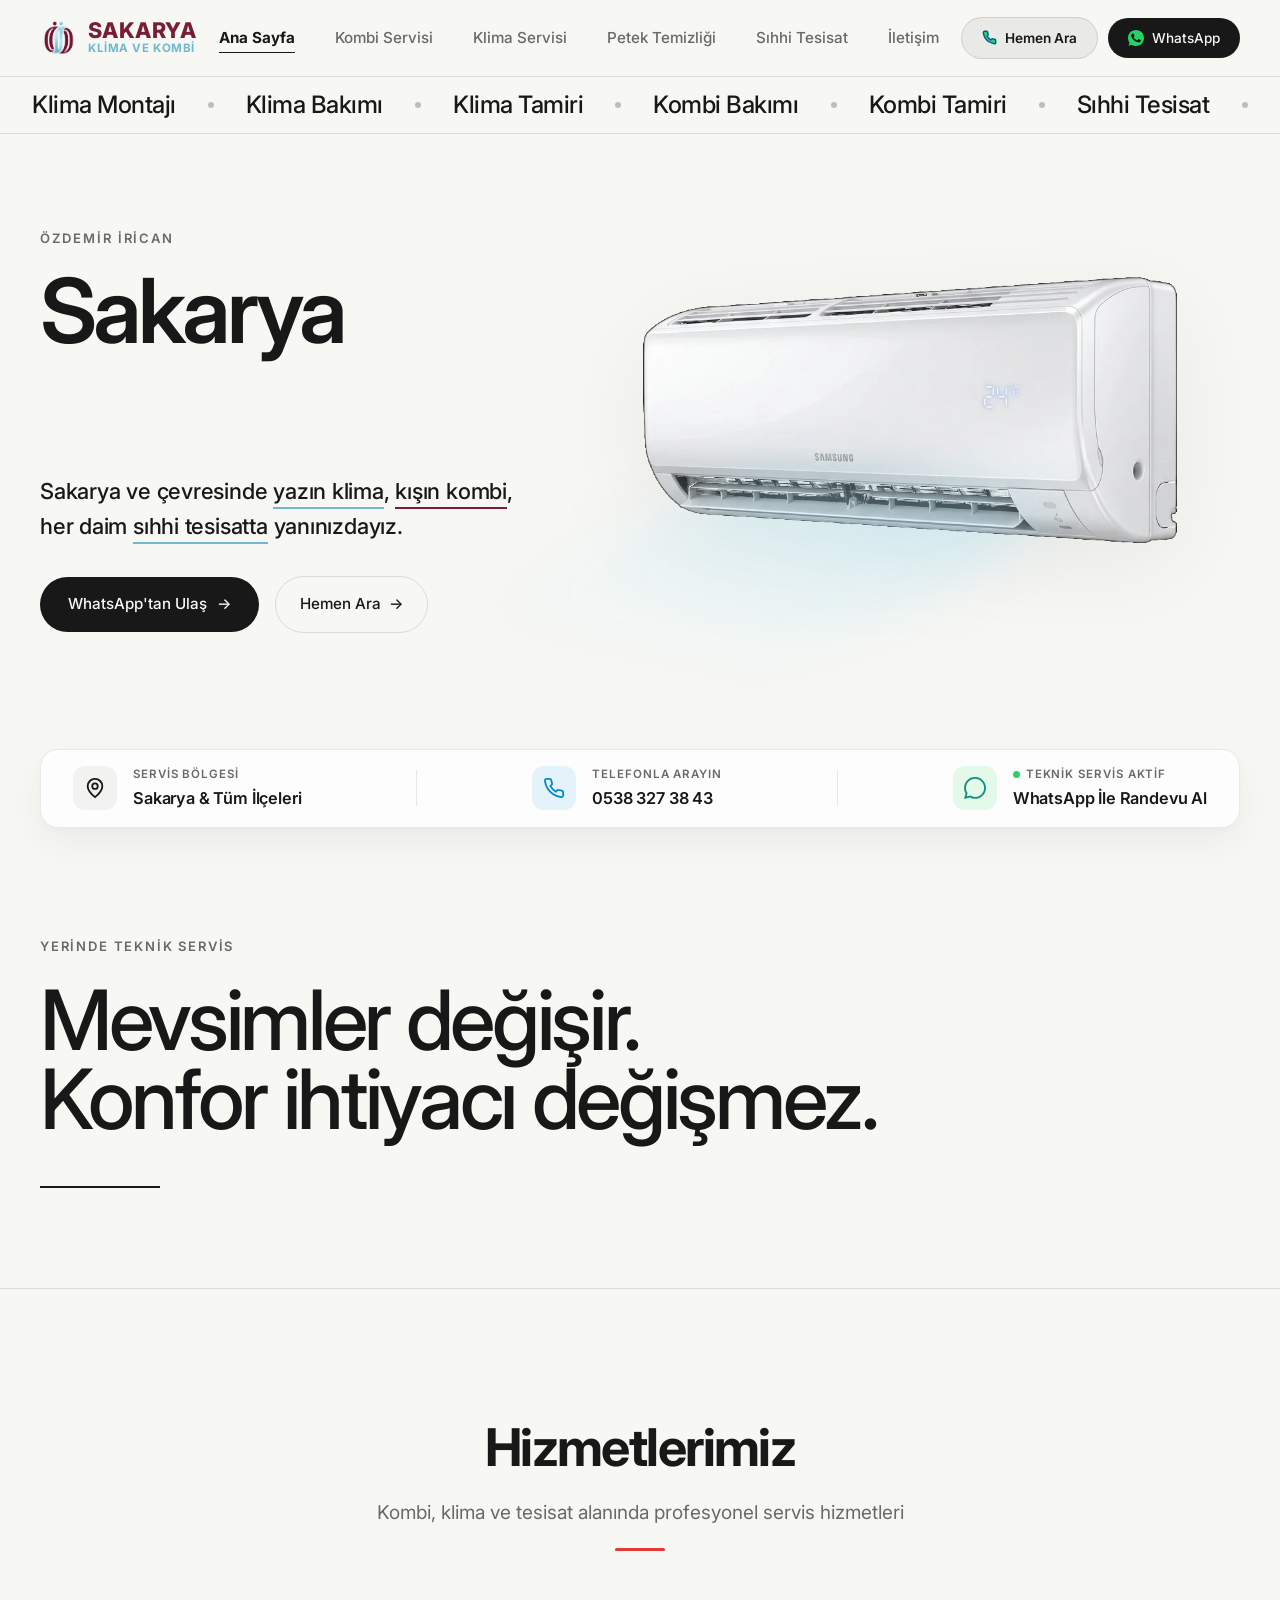
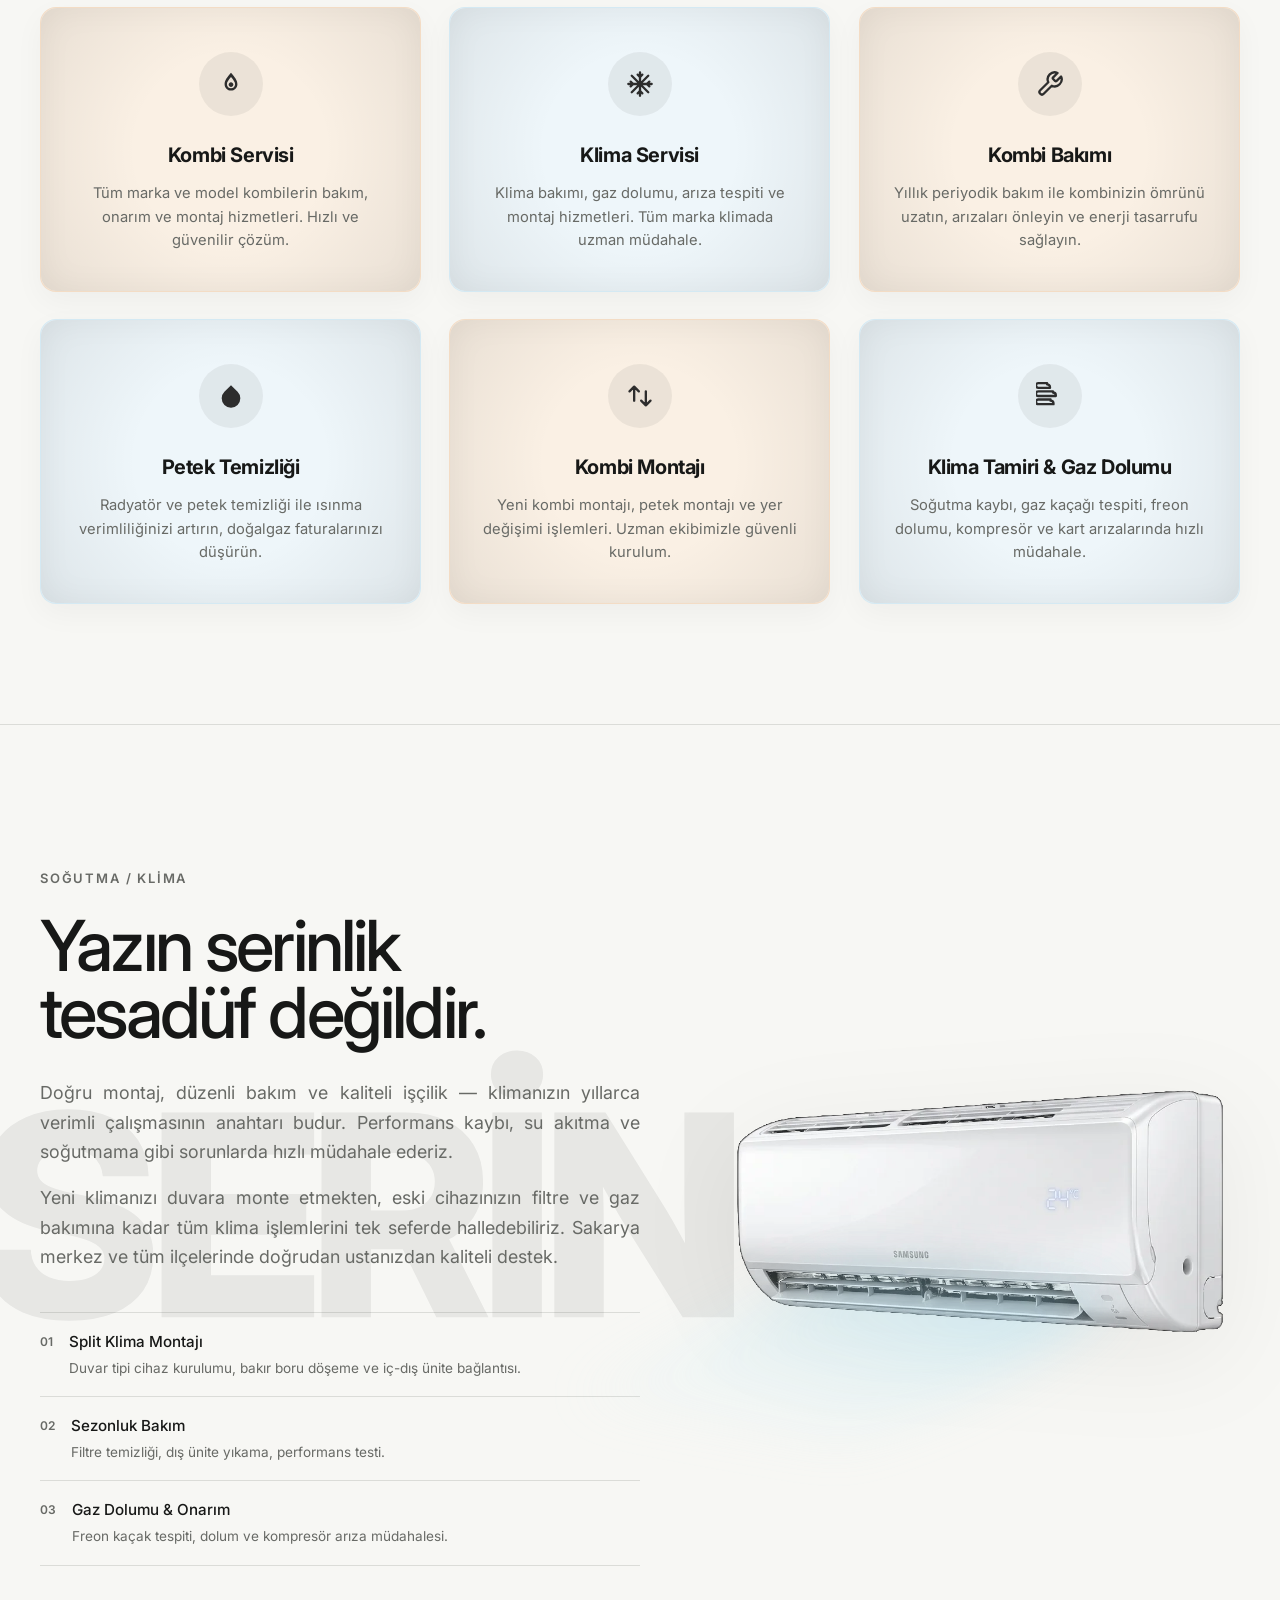
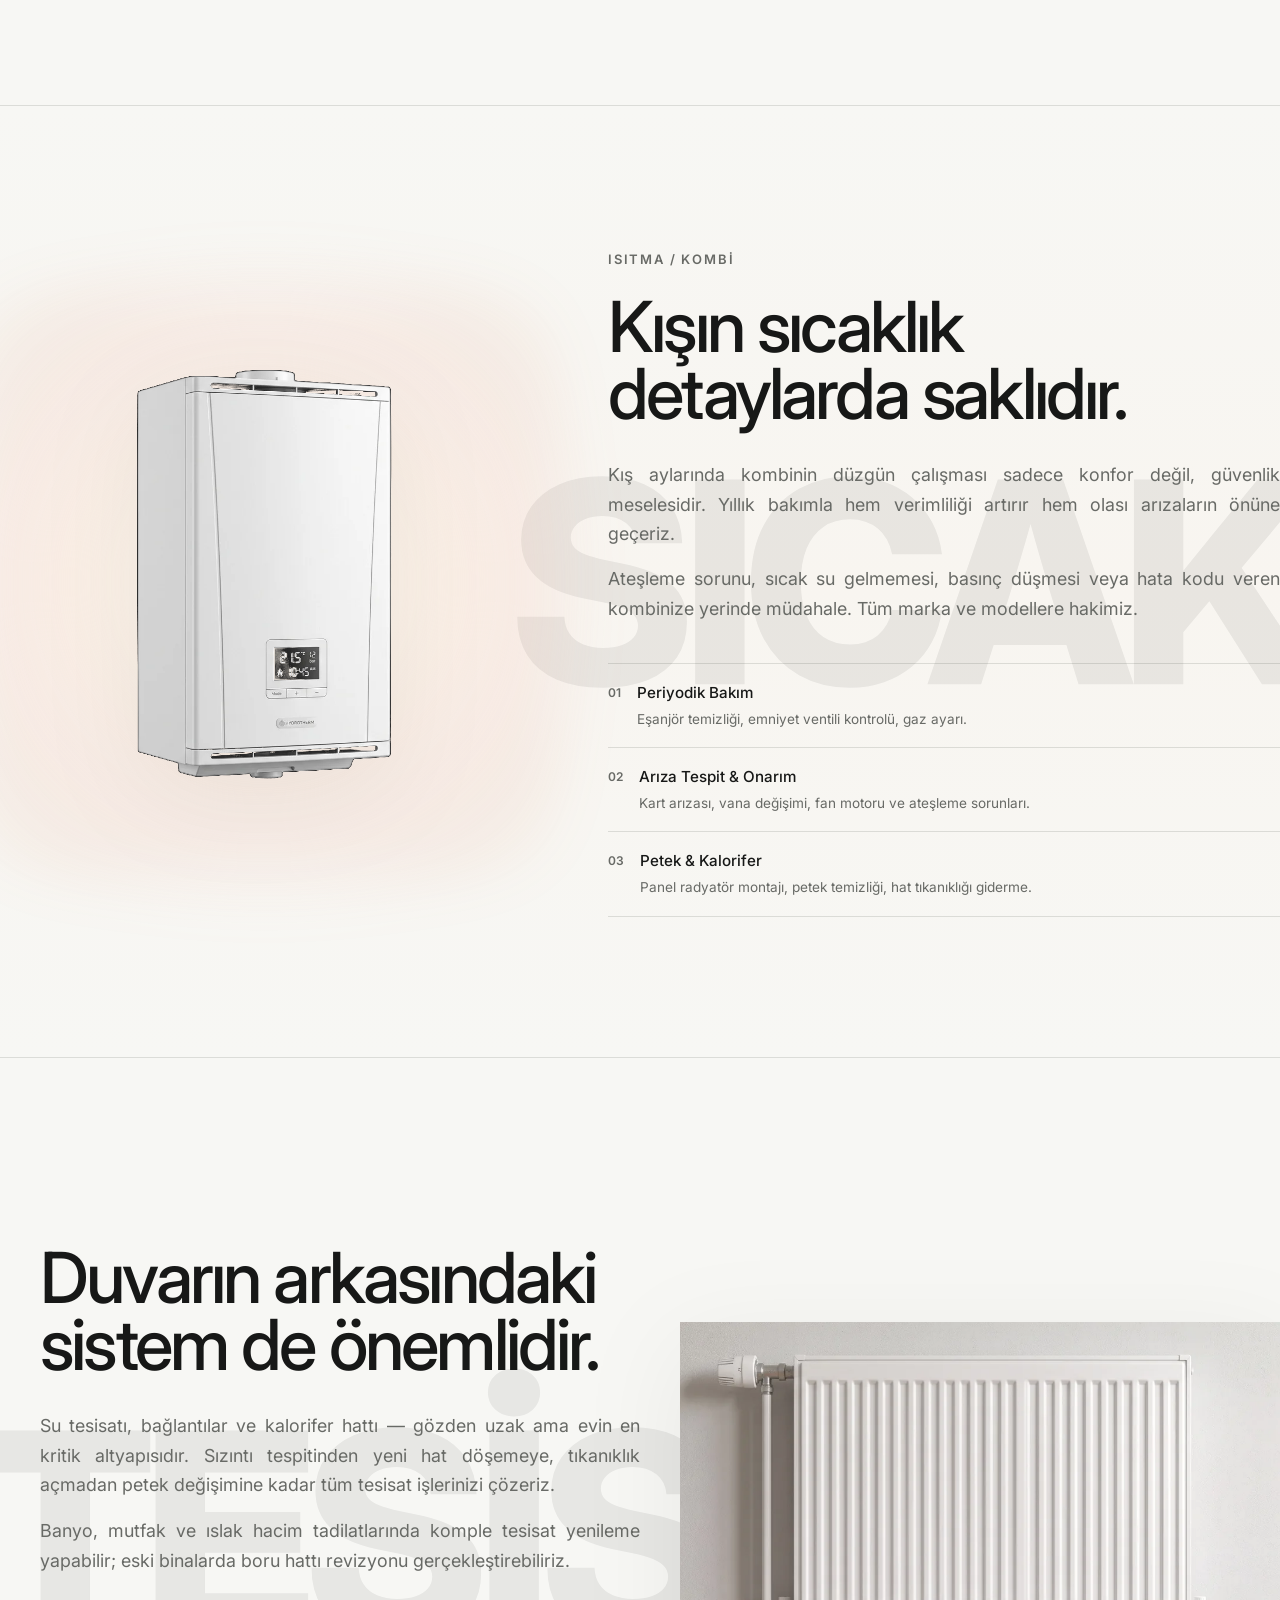
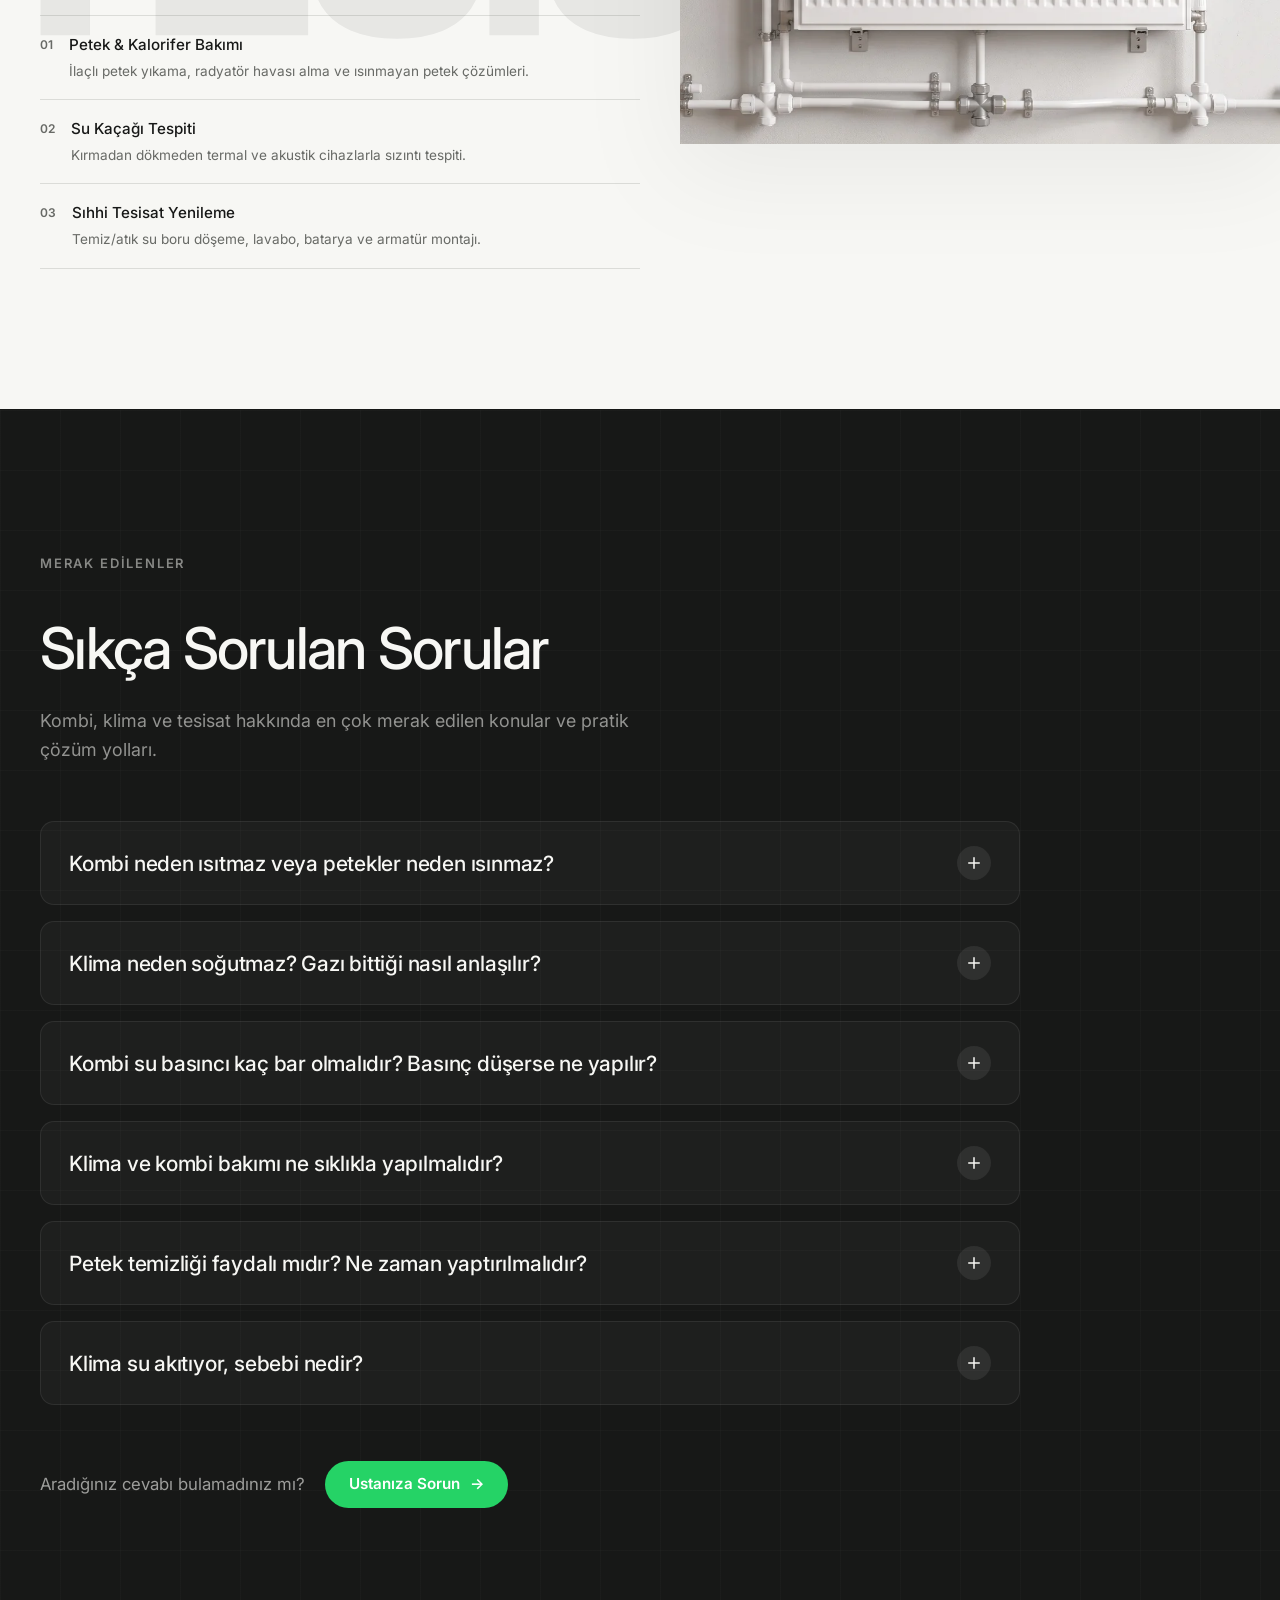
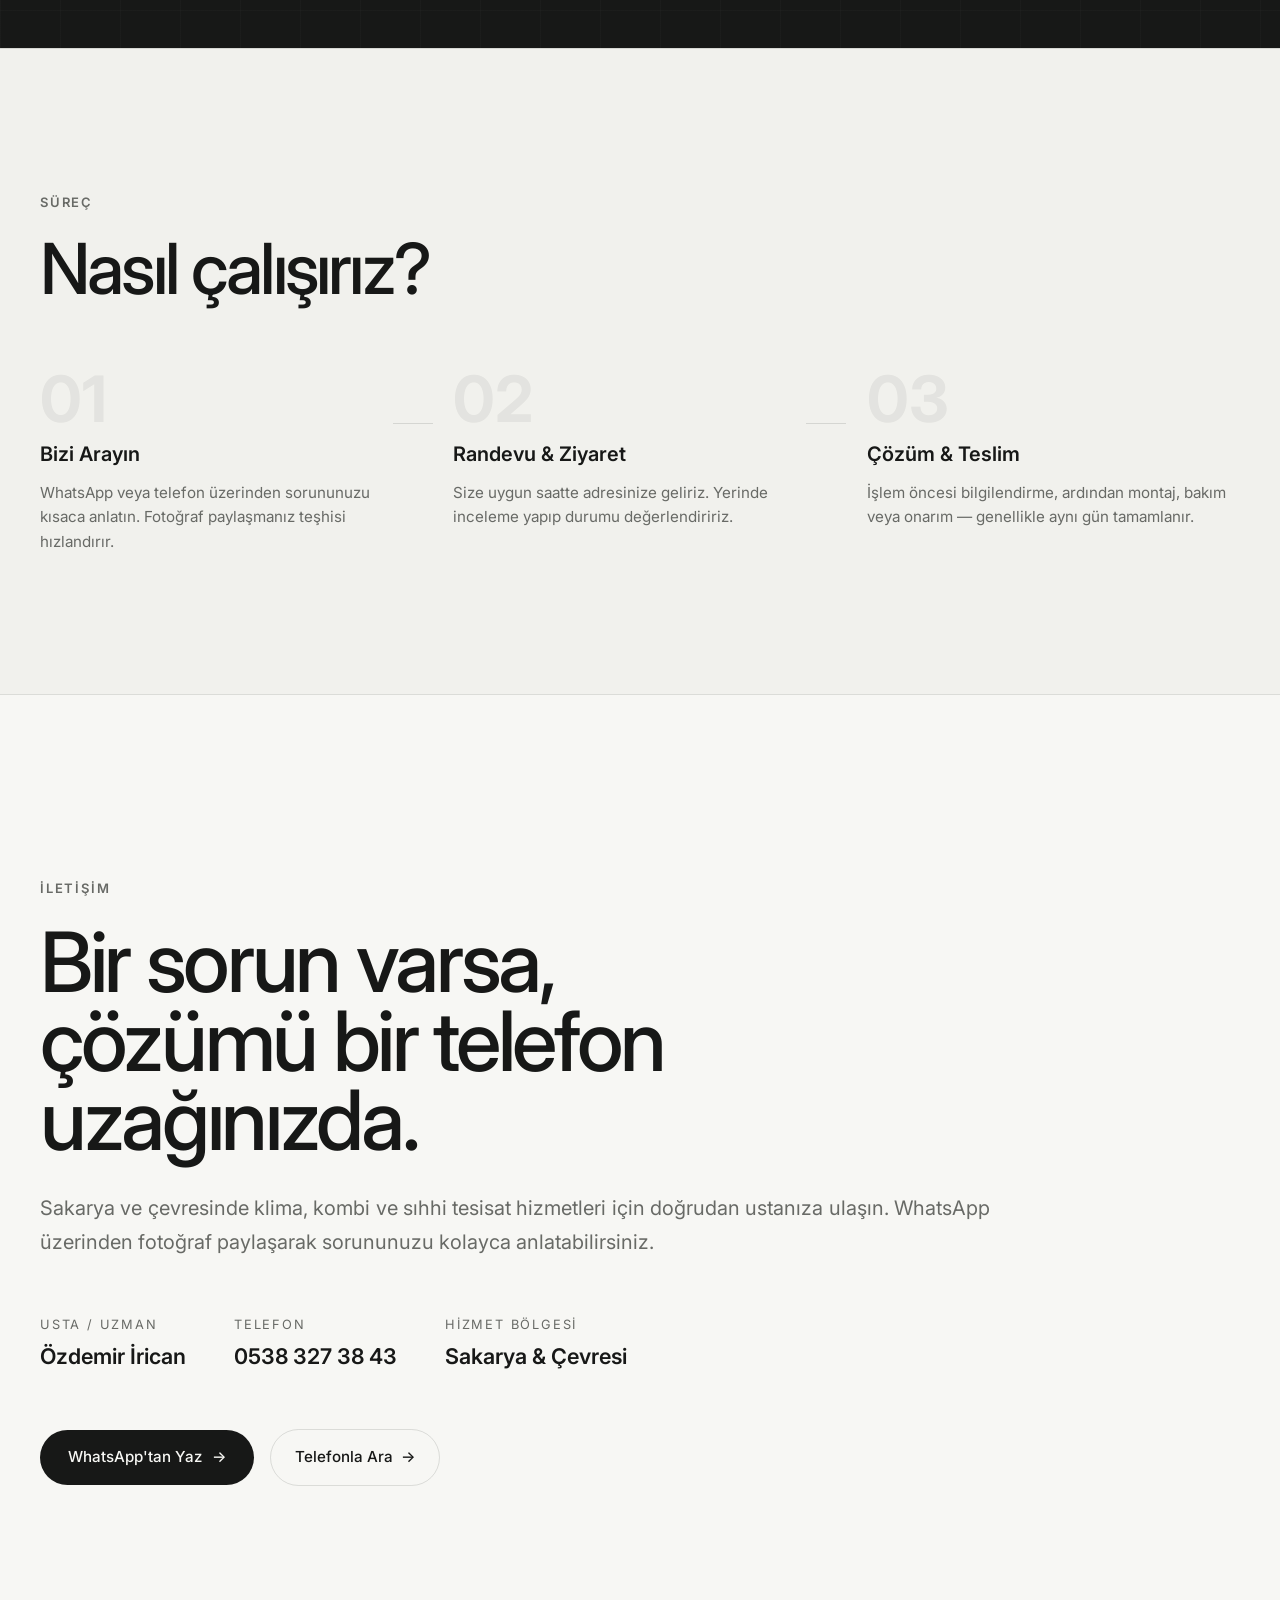
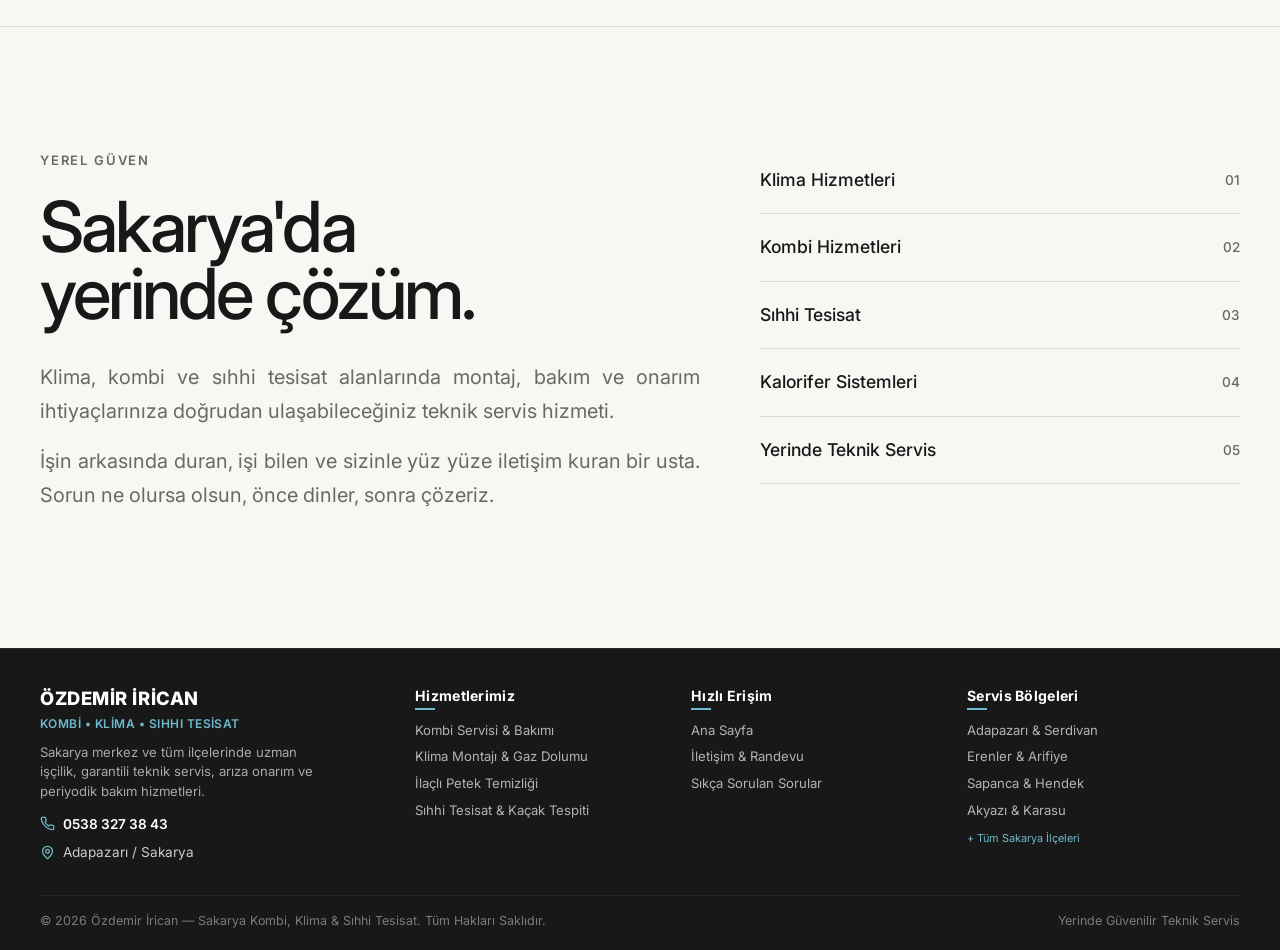
<file: index.html>
<!DOCTYPE html>
<html lang="tr">

<head>
  <meta charset="UTF-8" />
  <meta name="viewport" content="width=device-width, initial-scale=1.0" />
  <title>Sakarya Klima Kombi Servisi | Özdemir İrican</title>

  <meta name="description"
    content="Sakarya kombi servisi, klima montajı, gaz dolumu, petek temizliği ve sıhhi tesisat çözümleri. Sakarya genelinde hızlı, garantili ve güvenilir usta servisi." />
  <meta name="keywords"
    content="sakarya klima kombi, sakarya kombi servisi, sakarya klima servisi, sakarya petek temizliği, sakarya su tesisatçısı, kombi bakımı sakarya, klima montajı sakarya, Özdemir İrican" />
  <meta name="author" content="Özdemir İrican" />
  <meta name="robots" content="index, follow" />

  <!-- Canonical URL for SEO -->
  <link rel="canonical" href="https://sakaryaklimakombi.com/" />

  <!-- Open Graph / Facebook / WhatsApp -->
  <meta property="og:type" content="website" />
  <meta property="og:url" content="https://sakaryaklimakombi.com/" />
  <meta property="og:title" content="Sakarya Klima Kombi Servisi | Özdemir İrican" />
  <meta property="og:description" content="Sakarya genelinde profesyonel klima montajı, klima bakımı, kombi tamiri ve sıhhi tesisat hizmetleri. Doğrudan ustanızdan yerinde hızlı çözüm." />
  <meta property="og:image" content="https://sakaryaklimakombi.com/assets/images/logo-icon.png" />
  <meta property="og:locale" content="tr_TR" />

  <!-- Twitter Card -->
  <meta name="twitter:card" content="summary_large_image" />
  <meta name="twitter:title" content="Sakarya Klima Kombi Servisi | Özdemir İrican" />
  <meta name="twitter:description" content="Sakarya kombi tamiri, klima montajı, petek temizliği ve tesisat hizmetleri." />
  <meta name="twitter:image" content="https://sakaryaklimakombi.com/assets/images/logo-icon.png" />

  <link rel="preconnect" href="https://fonts.googleapis.com">
  <link rel="preconnect" href="https://fonts.gstatic.com" crossorigin>
  <link href="https://fonts.googleapis.com/css2?family=Inter:wght@400;500;600;700&display=swap" rel="stylesheet">

  <!-- Favicon -->
  <link rel="icon" type="image/png" href="assets/images/logo-icon.png" />
  <link rel="apple-touch-icon" href="assets/images/logo-icon.png" />

  <link rel="stylesheet" href="css/style.css" />

  <!-- Structured Data: HVACBusiness / LocalBusiness -->
  <script type="application/ld+json">
  {
    "@context": "https://schema.org",
    "@type": "HVACBusiness",
    "name": "Özdemir İrican — Sakarya Klima & Kombi Servisi",
    "image": "https://sakaryaklimakombi.com/assets/images/logo-icon.png",
    "url": "https://sakaryaklimakombi.com/",
    "telephone": "+905383273843",
    "priceRange": "₺₺",
    "address": {
      "@type": "PostalAddress",
      "addressLocality": "Adapazarı",
      "addressRegion": "Sakarya",
      "addressCountry": "TR"
    },
    "geo": {
      "@type": "GeoCoordinates",
      "latitude": 40.7569,
      "longitude": 30.3783
    },
    "openingHoursSpecification": {
      "@type": "OpeningHoursSpecification",
      "dayOfWeek": [
        "Monday",
        "Tuesday",
        "Wednesday",
        "Thursday",
        "Friday",
        "Saturday",
        "Sunday"
      ],
      "opens": "08:00",
      "closes": "21:00"
    },
    "areaServed": [
      "Adapazarı",
      "Serdivan",
      "Erenler",
      "Arifiye",
      "Sapanca",
      "Hendek",
      "Akyazı",
      "Karasu",
      "Ferizli",
      "Söğütlü",
      "Geyve",
      "Pamukova",
      "Kaynarca",
      "Kocaali",
      "Taraklı",
      "Karapürçek"
    ],
    "hasOfferCatalog": {
      "@type": "OfferCatalog",
      "name": "Teknik Servis Hizmetleri",
      "itemListElement": [
        {
          "@type": "Offer",
          "itemOffered": {
            "@type": "Service",
            "name": "Kombi Tamiri ve Bakımı",
            "url": "https://sakaryaklimakombi.com/kombi-servisi/"
          }
        },
        {
          "@type": "Offer",
          "itemOffered": {
            "@type": "Service",
            "name": "Klima Montajı ve Gaz Dolumu",
            "url": "https://sakaryaklimakombi.com/klima-servisi/"
          }
        },
        {
          "@type": "Offer",
          "itemOffered": {
            "@type": "Service",
            "name": "İlaçlı Petek Temizliği",
            "url": "https://sakaryaklimakombi.com/petek-temizligi/"
          }
        },
        {
          "@type": "Offer",
          "itemOffered": {
            "@type": "Service",
            "name": "Sıhhi Tesisat ve Su Kaçağı Tespiti",
            "url": "https://sakaryaklimakombi.com/tesisat/"
          }
        }
      ]
    }
  }
  </script>

  <!-- Google SEO FAQ Schema (Sıkça Sorulan Sorular) -->
  <script type="application/ld+json">
  {
    "@context": "https://schema.org",
    "@type": "FAQPage",
    "mainEntity": [
      {
        "@type": "Question",
        "name": "Kombi neden ısıtmaz veya petekler neden ısınmaz?",
        "acceptedAnswer": {
          "@type": "Answer",
          "text": "Kombinizin ısıtmamasının temel nedenleri; su basıncının 1.5 bar altında olması, devirdaim pompası veya üç yollu vana arızası, tesisat filtrelerinin tıkanması veya radyatörlerde hava birikmesidir. Tesisatınızın havası alındıktan veya kombi bakımı yapıldıktan sonra sorun genellikle çözülür."
        }
      },
      {
        "@type": "Question",
        "name": "Klima neden soğutmaz? Gazı bittiği nasıl anlaşılır?",
        "acceptedAnswer": {
          "@type": "Answer",
          "text": "Klimanın soğutmamasının başlıca nedenleri; gaz (freon) eksilmesi veya kaçağı, hava filtrelerinin kirlenmesi, kompresör arızası ve dış ünite fan tıkanıklığıdır. Klima soğutmak yerine ılık üflüyorsa veya bakır borularda karlanma/buzlanma görülüyorsa gaz dolumu gerekebilir."
        }
      },
      {
        "@type": "Question",
        "name": "Kombi su basıncı kaç bar olmalıdır? Basınç düşerse ne yapılır?",
        "acceptedAnswer": {
          "@type": "Answer",
          "text": "İdeal kombi su basıncı 1.5 bar (1.2 - 1.8 bar arası) olmalıdır. Basınç 1 barın altına düştüğünde kombinin altındaki doldurma musluğu açılarak 1.5 bara kadar su basılmalıdır. Basınç sık sık düşüyorsa tesisatta su kaçağı veya genleşme tankında arıza olabilir."
        }
      },
      {
        "@type": "Question",
        "name": "Klima ve kombi bakımı ne sıklıkla yapılmalıdır?",
        "acceptedAnswer": {
          "@type": "Answer",
          "text": "Kombi bakımı yılda 1 kez kış öncesi (Eylül-Ekim), klima bakımı ise yaz öncesi (Nisan-Mayıs) yapılmalıdır. Periyodik bakım cihaz ömrünü uzatır, %20 ila %30 enerji tasarrufu sağlar ve büyük arızaları önler."
        }
      },
      {
        "@type": "Question",
        "name": "Petek temizliği faydalı mıdır? Ne zaman yaptırılmalıdır?",
        "acceptedAnswer": {
          "@type": "Answer",
          "text": "Evet, peteklerin alt kısmı soğuk kalıyorsa veya yakıt tüketimine rağmen ev yeterince ısınmıyorsa petek temizliği şarttır. 2 yılda bir ilaçlı ve makineli petek yıkama yapılması radyatör içindeki çamurlaşmayı temizler ve ısınma verimini artırır."
        }
      },
      {
        "@type": "Question",
        "name": "Klima su akıtıyor, sebebi nedir?",
        "acceptedAnswer": {
          "@type": "Answer",
          "text": "Klimanın iç ünitesinden su damlamasının en yaygın nedeni drenaj (tahliye) hortumunun tıkanması, eğiminin bozulması veya iç ünite filtrelerinin aşırı kirlenmesi sonucu peteklerin buz tutup erimesidir."
        }
      }
    ]
  }
  </script>
</head>

<body>

  <!-- Scroll Progress Bar -->
  <div class="scroll-progress"></div>

  <!-- ===== PRELOADER SCREEN ===== -->
  <div class="preloader-overlay" id="preloader">
    <script>
      (function () {
        try {
          var isReload = false;
          var navEntries = window.performance && performance.getEntriesByType && performance.getEntriesByType('navigation');
          if (navEntries && navEntries.length > 0) {
            isReload = navEntries[0].type === 'reload';
          } else if (window.performance && window.performance.navigation) {
            isReload = window.performance.navigation.type === 1;
          }
          var hasVisited = sessionStorage.getItem('has_visited_home') === 'true';
          if (hasVisited && !isReload) {
            var pl = document.getElementById('preloader');
            if (pl) {
              pl.style.display = 'none';
              pl.classList.add('is-hidden');
            }
          }
        } catch (e) {}
      })();
    </script>
    <div class="preloader-wrapper">
      <div class="water-drop-wrapper">
        <svg class="water-drop-svg" viewBox="0 0 100 130" xmlns="http://www.w3.org/2000/svg">
          <defs>
            <clipPath id="drop-clip">
              <!-- Water drop shape path -->
              <path d="M50,10 C50,10 90,65 90,90 C90,112 72,130 50,130 C28,130 10,112 10,90 C10,65 50,10 50,10 Z" />
            </clipPath>
            <linearGradient id="liquid-gradient" x1="0%" y1="100%" x2="0%" y2="0%">
              <stop offset="0%" stop-color="#01579B" />
              <stop offset="100%" stop-color="#0288D1" />
            </linearGradient>
          </defs>
          
          <!-- Clipped liquid filling with wave animation -->
          <g clip-path="url(#drop-clip)">
            <path class="liquid-wave" d="M-100,0 C-50,-12 0,12 50,0 C100,-12 150,12 200,0 V150 H-100 Z" fill="url(#liquid-gradient)" />
          </g>

          <!-- Outer drop outline (Rendered on top for crisp edge coverage) -->
          <path class="drop-outline" d="M50,10 C50,10 90,65 90,90 C90,112 72,130 50,130 C28,130 10,112 10,90 C10,65 50,10 50,10 Z" fill="none" stroke="#171817" stroke-width="4.5" stroke-linejoin="round" />
        </svg>
      </div>
      <div class="preloader-brand-text">ÖZDEMİR İRİCAN</div>
    </div>
  </div>

  <!-- Custom Cursor Follower (desktop) -->
  <div class="cursor-dot"></div>

  <!-- ===== HEADER ===== -->
  <header class="site-header" id="site-header">
    <a href="index.html" class="header-brand">
      <img src="assets/images/logo-icon.png" alt="Logo" class="brand-logo" />
      <div class="brand-text-wrapper">
        <span class="brand-title">SAKARYA</span>
        <span class="brand-subtitle">KLİMA VE KOMBİ</span>
      </div>
    </a>

    <nav class="header-nav">
      <a href="index.html" class="nav-link active">Ana Sayfa</a>
      <a href="kombi-servisi.html" class="nav-link">Kombi Servisi</a>
      <a href="klima-servisi.html" class="nav-link">Klima Servisi</a>
      <a href="petek-temizligi.html" class="nav-link">Petek Temizliği</a>
      <a href="tesisat.html" class="nav-link">Sıhhi Tesisat</a>
      <a href="iletisim.html" class="nav-link">İletişim</a>
    </nav>

    <div class="header-actions-group">
      <a href="tel:+905383273843" class="header-cta header-call-btn call-link">
        <svg viewBox="0 0 24 24" fill="none" stroke="currentColor" stroke-width="2.2" stroke-linecap="round" stroke-linejoin="round" style="width: 15px; height: 15px; stroke: #01579B;">
          <path d="M22 16.92v3a2 2 0 0 1-2.18 2 19.79 19.79 0 0 1-8.63-3.07 19.5 19.5 0 0 1-6-6 19.79 19.79 0 0 1-3.07-8.67A2 2 0 0 1 4.11 2h3a2 2 0 0 1 2 1.72 12.84 12.84 0 0 0 .7 2.81 2 2 0 0 1-.45 2.11L8.09 9.91a16 16 0 0 0 6 6l1.27-1.27a2 2 0 0 1 2.11-.45 12.84 12.84 0 0 0 2.81.7A2 2 0 0 1 22 16.92z" />
        </svg>
        <span>Hemen Ara</span>
      </a>

      <a href="#" class="header-cta whatsapp-link">
        <svg viewBox="0 0 32 32" xmlns="http://www.w3.org/2000/svg">
          <path
            d="M16.004 0h-.008C7.174 0 0 7.176 0 16.004c0 3.5 1.128 6.744 3.046 9.378L1.054 31.29l6.118-1.958a15.923 15.923 0 008.832 2.666C24.826 31.998 32 24.822 32 15.996 32 7.172 24.826 0 16.004 0zm9.53 22.61c-.4 1.128-2.348 2.156-3.278 2.228-.876.066-1.694.396-5.696-1.184-4.846-1.912-7.926-6.87-8.166-7.19-.238-.32-1.95-2.594-1.95-4.948 0-2.354 1.234-3.51 1.672-3.992.44-.48.958-.602 1.278-.602.318 0 .638.002.918.016.294.016.69-.112 1.078.824.4.958 1.356 3.308 1.476 3.548.12.24.198.52.04.838-.16.32-.24.52-.478.798-.24.28-.504.624-.718.838-.24.24-.49.498-.21.978.28.48 1.242 2.052 2.668 3.322 1.834 1.634 3.38 2.14 3.86 2.38.48.24.76.2 1.04-.12.28-.32 1.198-1.394 1.518-1.874.318-.48.638-.398 1.078-.238.44.16 2.794 1.318 3.274 1.558.478.24.798.358.918.558.12.198.12 1.154-.28 2.282z" />
        </svg>
        <span>WhatsApp</span>
      </a>
    </div>

    <!-- Mobile Hamburger Toggle Button -->
    <button class="mobile-menu-toggle" id="mobile-menu-toggle" aria-label="Menüyü Aç">
      <span></span>
      <span></span>
      <span></span>
    </button>
  </header>

  <!-- Mobile Drawer Menu Overlay -->
  <div class="mobile-menu-drawer" id="mobile-menu-drawer">
    <div class="mobile-menu-header">
      <a href="index.html" class="header-brand">
        <img src="assets/images/logo-icon.png" alt="Logo" class="brand-logo" />
        <div class="brand-text-wrapper">
          <span class="brand-title">SAKARYA</span>
          <span class="brand-subtitle">KLİMA VE KOMBİ</span>
        </div>
      </a>
      <button class="mobile-menu-close" id="mobile-menu-close" aria-label="Kapat">&times;</button>
    </div>
    <nav class="mobile-nav-links">
      <a href="index.html" class="mobile-nav-link active">Ana Sayfa</a>
      <a href="kombi-servisi.html" class="mobile-nav-link">Kombi Servisi</a>
      <a href="klima-servisi.html" class="mobile-nav-link">Klima Servisi</a>
      <a href="petek-temizligi.html" class="mobile-nav-link">Petek Temizliği</a>
      <a href="tesisat.html" class="mobile-nav-link">Sıhhi Tesisat</a>
      <a href="iletisim.html" class="mobile-nav-link">İletişim & Randevu</a>
    </nav>
    <div class="mobile-menu-footer">
      <a href="tel:+905383273843" class="btn-primary call-link" style="width: 100%; justify-content: center;">
        <span>Hemen Ara</span>
      </a>
    </div>
  </div>

  <main>
    <!-- ===== MARQUEE TICKER ===== -->
    <div class="marquee-section">
      <div class="marquee-track">
        <div class="marquee-content">
          <span class="marquee-item">Klima Montajı</span>
          <span class="marquee-dot"></span>
          <span class="marquee-item">Klima Bakımı</span>
          <span class="marquee-dot"></span>
          <span class="marquee-item">Klima Tamiri</span>
          <span class="marquee-dot"></span>
          <span class="marquee-item">Kombi Bakımı</span>
          <span class="marquee-dot"></span>
          <span class="marquee-item">Kombi Tamiri</span>
          <span class="marquee-dot"></span>
          <span class="marquee-item">Sıhhi Tesisat</span>
          <span class="marquee-dot"></span>
          <span class="marquee-item">Kalorifer Sistemleri</span>
          <span class="marquee-dot"></span>
          <span class="marquee-item">Gaz Dolumu</span>
          <span class="marquee-dot"></span>
        </div>
        <div class="marquee-content">
          <span class="marquee-item">Klima Montajı</span>
          <span class="marquee-dot"></span>
          <span class="marquee-item">Klima Bakımı</span>
          <span class="marquee-dot"></span>
          <span class="marquee-item">Klima Tamiri</span>
          <span class="marquee-dot"></span>
          <span class="marquee-item">Kombi Bakımı</span>
          <span class="marquee-dot"></span>
          <span class="marquee-item">Kombi Tamiri</span>
          <span class="marquee-dot"></span>
          <span class="marquee-item">Sıhhi Tesisat</span>
          <span class="marquee-dot"></span>
          <span class="marquee-item">Kalorifer Sistemleri</span>
          <span class="marquee-dot"></span>
          <span class="marquee-item">Gaz Dolumu</span>
          <span class="marquee-dot"></span>
        </div>
      </div>
    </div>

    <!-- ===== HERO SECTION ===== -->
    <section class="hero-section" id="hero">
      <div class="container">
        <div class="hero-grid">

          <div class="hero-content">
            <span class="section-label" style="letter-spacing: 0.15em; font-weight: 600;">ÖZDEMİR İRİCAN</span>

            <div class="hero-title-group">
              <span class="hero-title-line">
                <span class="hero-reveal-text">Sakarya</span>
              </span>
              <span class="hero-title-line offset">
                <span class="hero-reveal-text delay-1">
                  <span class="animated-words">
                    <span class="word">Klima</span>
                    <span class="word">Kombi</span>
                    <span class="word">Tesisat</span>
                  </span>
                </span>
              </span>
            </div>

            <div class="hero-tagline reveal" style="--delay: 250ms;">
              Sakarya ve çevresinde <span class="tagline-accent">yazın klima</span>, <span class="tagline-accent warm">kışın kombi</span>, her daim <span class="tagline-accent">sıhhi tesisatta</span> yanınızdayız.
            </div>

            <div class="hero-actions reveal" style="--delay: 650ms;">
              <a href="#" class="btn-primary whatsapp-link">
                <span>WhatsApp'tan Ulaş</span>
                <span class="arrow">→</span>
              </a>
              <a href="tel:+905383273843" class="btn-secondary call-link">
                <span>Hemen Ara</span>
                <span class="arrow">→</span>
              </a>
            </div>
          </div>

          <div class="hero-visual reveal" style="--delay: 500ms;">
            <div class="hero-img-wrapper">
              <div class="airflow-container">
                <svg class="airflow-svg" viewBox="0 0 660 440" fill="none" xmlns="http://www.w3.org/2000/svg">
                  <defs>
                    <!-- Blue light beam / Wind Cloud Haze Body Gradient -->
                    <linearGradient id="cloud-haze-gradient" x1="100%" y1="0%" x2="0%" y2="100%">
                      <stop offset="0%" stop-color="#8CD8F5" stop-opacity="0.8" />
                      <stop offset="35%" stop-color="#A8E4F8" stop-opacity="0.55" />
                      <stop offset="75%" stop-color="#D4F1F9" stop-opacity="0.25" />
                      <stop offset="100%" stop-color="#E8F8FC" stop-opacity="0" />
                    </linearGradient>

                    <!-- Cold Wave Stream Gradient — Softened opacity for cloud-like mist -->
                    <linearGradient id="cold-wave-gradient" x1="100%" y1="0%" x2="0%" y2="100%">
                      <stop offset="0%" stop-color="#8CD8F5" stop-opacity="0.75" />
                      <stop offset="45%" stop-color="#B8E6F7" stop-opacity="0.65" />
                      <stop offset="80%" stop-color="#D4F1F9" stop-opacity="0.3" />
                      <stop offset="100%" stop-color="#E8F8FC" stop-opacity="0" />
                    </linearGradient>
                  </defs>

                  <!-- Blue Light Beam / Volumetric Wind Cloud Body (hüzme gövdesi) -->
                  <path class="wind-cloud-aura"
                    d="M 180 275 Q 330 290, 480 305 Q 360 410, 180 470 Q -30 440, -120 420 Q 30 350, 180 275 Z" />

                  <!-- 14 Centered main vent streams: Soft misty waves over the blue light beam -->
                  <path class="airflow-wave wave-4" d="M 197 283 Q 117 327, 37 353 T -43 389 T -123 433" />
                  <path class="airflow-wave wave-5" d="M 217 285 Q 137 329, 57 355 T -23 391 T -103 435" />
                  <path class="airflow-wave wave-6" d="M 237 287 Q 157 331, 77 357 T -3 393 T -83 437" />
                  <path class="airflow-wave wave-7" d="M 257 289 Q 177 333, 97 359 T 17 395 T -63 439" />
                  <path class="airflow-wave wave-8" d="M 277 291 Q 197 335, 117 361 T 37 397 T -43 441" />
                  <path class="airflow-wave wave-9" d="M 297 293 Q 217 337, 137 363 T 57 399 T -23 443" />
                  <path class="airflow-wave wave-10" d="M 317 295 Q 237 339, 157 365 T 77 401 T -3 445" />
                  <path class="airflow-wave wave-11" d="M 337 297 Q 257 341, 177 367 T 97 403 T 17 447" />
                  <path class="airflow-wave wave-12" d="M 357 299 Q 277 343, 197 369 T 117 405 T 37 449" />
                  <path class="airflow-wave wave-13" d="M 377 301 Q 297 345, 217 371 T 137 407 T 57 451" />
                  <path class="airflow-wave wave-14" d="M 397 303 Q 317 347, 237 373 T 157 409 T 77 453" />
                  <path class="airflow-wave wave-15" d="M 417 305 Q 337 349, 257 375 T 177 411 T 97 455" />
                  <path class="airflow-wave wave-16" d="M 437 307 Q 357 351, 277 377 T 197 413 T 117 457" />
                  <path class="airflow-wave wave-17" d="M 457 309 Q 377 353, 297 379 T 217 415 T 137 459" />
                </svg>
              </div>
              <img src="assets/images/klima.webp" alt="Duvar tipi klima ünitesi" class="hero-img" data-parallax />
            </div>
          </div>

        </div>
      </div>
    </section>

    <!-- ===== QUICK CONTACT & LOCATION BAR (HERO - INTRO TRANSITION) ===== -->
    <div class="quick-contact-bar-wrapper reveal" style="--delay: 300ms;">
      <div class="container">
        <div class="quick-contact-bar">
          <!-- Item 1: Location -->
          <div class="contact-bar-item">
            <div class="contact-bar-icon">
              <svg viewBox="0 0 24 24" fill="none" stroke="currentColor" stroke-width="2">
                <path d="M12 2a8 8 0 0 0-8 8c0 5.25 8 12 8 12s8-6.75 8-12a8 8 0 0 0-8-8z" />
                <circle cx="12" cy="10" r="3" />
              </svg>
            </div>
            <div class="contact-bar-text">
              <span class="label">SERVİS BÖLGESİ</span>
              <span class="val">Sakarya & Tüm İlçeleri</span>
            </div>
          </div>

          <div class="contact-bar-divider"></div>

          <!-- Item 2: Phone Call -->
          <a href="#" class="contact-bar-item phone-link">
            <div class="contact-bar-icon phone-icon-bg">
              <svg viewBox="0 0 24 24" fill="none" stroke="currentColor" stroke-width="2">
                <path
                  d="M22 16.92v3a2 2 0 0 1-2.18 2 19.79 19.79 0 0 1-8.63-3.07 19.5 19.5 0 0 1-6-6 19.79 19.79 0 0 1-3.07-8.67A2 2 0 0 1 4.11 2h3a2 2 0 0 1 2 1.72 12.84 12.84 0 0 0 .7 2.81 2 2 0 0 1-.45 2.11L8.09 9.91a16 16 0 0 0 6 6l1.27-1.27a2 2 0 0 1 2.11-.45 12.84 12.84 0 0 0 2.81.7A2 2 0 0 1 22 16.92z" />
              </svg>
            </div>
            <div class="contact-bar-text">
              <span class="label">TELEFONLA ARAYIN</span>
              <span class="val phone-display-text">0555 000 00 00</span>
            </div>
          </a>

          <div class="contact-bar-divider"></div>

          <!-- Item 3: Status & WhatsApp -->
          <a href="#" class="contact-bar-item whatsapp-link">
            <div class="contact-bar-icon wa-icon-bg">
              <svg viewBox="0 0 24 24" fill="currentColor">
                <path
                  d="M.057 24l1.687-6.163c-1.041-1.804-1.588-3.849-1.587-5.946.003-6.556 5.338-11.891 11.893-11.891 3.181.001 6.167 1.24 8.413 3.488 2.245 2.248 3.481 5.236 3.48 8.414-.003 6.557-5.338 11.892-11.893 11.892-1.99-.001-3.951-.5-5.688-1.448l-6.305 1.654zm6.597-3.807c1.676.995 3.276 1.591 5.392 1.592 5.448 0 9.886-4.434 9.889-9.885.002-5.462-4.415-9.89-9.881-9.892-5.452 0-9.887 4.434-9.889 9.884-.001 2.225.651 3.891 1.746 5.634l-.999 3.648 3.742-.981z" />
              </svg>
            </div>
            <div class="contact-bar-text">
              <span class="label"><span class="pulse-dot"></span> TEKNİK SERVİS AKTİF</span>
              <span class="val">WhatsApp İle Randevu Al</span>
            </div>
          </a>
        </div>
      </div>
    </div>

    <!-- ===== INTRO SECTION ===== -->
    <section class="intro-section">
      <div class="container">
        <span class="section-label reveal">YERİNDE TEKNİK SERVİS</span>
        <h2 class="intro-title reveal" style="--delay: 200ms;">
          Mevsimler değişir.<br />
          Konfor ihtiyacı değişmez.
        </h2>
        <div class="intro-line-draw reveal" style="--delay: 500ms;"></div>
      </div>
    </section>



    <!-- ===== HİZMETLER BÖLÜMÜ ===== -->
    <section class="services-section" id="hizmetler">
      <div class="container">
        <div class="services-header reveal">
          <h2 class="services-title">Hizmetlerimiz</h2>
          <p class="services-subtitle">Kombi, klima ve tesisat alanında profesyonel servis hizmetleri</p>
          <div class="services-title-accent"></div>
        </div>

        <div class="services-grid">
          <!-- Kombi Servisi (Kırmızı Tema) -->
          <a href="kombi-servisi.html" class="service-card reveal" data-category="kombi" data-theme="red"
            style="--delay: 0ms;">
            <div class="service-card-top-bar"></div>
            <div class="service-icon-badge">
              <svg class="service-icon" viewBox="0 0 24 24" fill="currentColor">
                <path
                  d="M12 2.25c-3.1 3.5-5.5 6.45-5.5 9.9 0 3.03 2.46 5.5 5.5 5.5s5.5-2.47 5.5-5.5c0-3.45-2.4-6.4-5.5-9.9zm0 13.4c-1.93 0-3.5-1.57-3.5-3.5 0-1.8 1.4-3.8 3.5-6.2 2.1 2.4 3.5 4.4 3.5 6.2 0 1.93-1.57 3.5-3.5 3.5z" />
                <path d="M12 10.5c-1.1 0-2 .9-2 2s.9 2 2 2 2-.9 2-2-.9-2-2-2z" />
              </svg>
            </div>
            <h3 class="service-card-title">Kombi Servisi</h3>
            <p class="service-card-desc">Tüm marka ve model kombilerin bakım, onarım ve montaj hizmetleri. Hızlı ve
              güvenilir çözüm.</p>
          </a>

          <!-- Klima Servisi (Mavi Tema) -->
          <a href="klima-servisi.html" class="service-card reveal" data-category="klima" data-theme="blue"
            style="--delay: 100ms;">
            <div class="service-card-top-bar"></div>
            <div class="service-icon-badge">
              <svg class="service-icon" viewBox="0 0 24 24" fill="none" stroke="currentColor" stroke-width="2">
                <path d="M12 2v20M2 12h20M4.93 4.93l14.14 14.14M19.07 4.93L4.93 19.07" stroke-linecap="round" />
                <path d="M12 6l-2-2M12 6l2-2M12 18l-2 2M12 18l2 2M6 12l-2-2M6 12l-2 2M18 12l2-2M18 12l2 2"
                  stroke-linecap="round" />
              </svg>
            </div>
            <h3 class="service-card-title">Klima Servisi</h3>
            <p class="service-card-desc">Klima bakımı, gaz dolumu, arıza tespiti ve montaj hizmetleri. Tüm marka klimada
              uzman müdahale.</p>
          </a>

          <!-- Kombi Bakımı (Kırmızı Tema) -->
          <a href="kombi-servisi.html" class="service-card reveal" data-category="kombi" data-theme="red"
            style="--delay: 200ms;">
            <div class="service-card-top-bar"></div>
            <div class="service-icon-badge">
              <svg class="service-icon" viewBox="0 0 24 24" fill="none" stroke="currentColor" stroke-width="2">
                <path
                  d="M14.7 6.3a1 1 0 0 0 0 1.4l1.6 1.6a1 1 0 0 0 1.4 0l3.77-3.77a6 6 0 0 1-7.94 7.94l-6.91 6.91a2.12 2.12 0 0 1-3-3l6.91-6.91a6 6 0 0 1 7.94-7.94l-3.76 3.76z"
                  stroke-linecap="round" stroke-linejoin="round" />
              </svg>
            </div>
            <h3 class="service-card-title">Kombi Bakımı</h3>
            <p class="service-card-desc">Yıllık periyodik bakım ile kombinizin ömrünü uzatın, arızaları önleyin ve
              enerji tasarrufu sağlayın.</p>
          </a>

          <!-- Petek Temizliği (Mavi Tema) -->
          <a href="petek-temizligi.html" class="service-card reveal" data-category="tesisat" data-theme="blue"
            style="--delay: 300ms;">
            <div class="service-card-top-bar"></div>
            <div class="service-icon-badge">
              <svg class="service-icon" viewBox="0 0 24 24" fill="currentColor">
                <path d="M12 2.69l5.66 5.66a8 8 0 1 1-11.31 0z" />
              </svg>
            </div>
            <h3 class="service-card-title">Petek Temizliği</h3>
            <p class="service-card-desc">Radyatör ve petek temizliği ile ısınma verimliliğinizi artırın, doğalgaz
              faturalarınızı düşürün.</p>
          </a>

          <!-- Kombi Montajı (Kırmızı Tema) -->
          <a href="kombi-servisi.html" class="service-card reveal" data-category="kombi" data-theme="red"
            style="--delay: 400ms;">
            <div class="service-card-top-bar"></div>
            <div class="service-icon-badge">
              <svg class="service-icon" viewBox="0 0 24 24" fill="none" stroke="currentColor" stroke-width="2">
                <path d="M7 16V4M7 4L3 8M7 4L11 8M17 8V20M17 20L21 16M17 20L13 16" stroke-linecap="round"
                  stroke-linejoin="round" />
              </svg>
            </div>
            <h3 class="service-card-title">Kombi Montajı</h3>
            <p class="service-card-desc">Yeni kombi montajı, petek montajı ve yer değişimi işlemleri. Uzman ekibimizle
              güvenli kurulum.</p>
          </a>

          <!-- Klima Tamiri & Gaz Dolumu (Mavi Tema) -->
          <a href="klima-servisi.html" class="service-card reveal" data-category="klima" data-theme="blue"
            style="--delay: 500ms;">
            <div class="service-card-top-bar"></div>
            <div class="service-icon-badge">
              <svg class="service-icon" viewBox="0 0 24 24" fill="none" stroke="currentColor" stroke-width="2">
                <path
                  d="M9.5 2A2.5 2.5 0 0 1 12 4.5v.5H2a2 2 0 0 1 0-4h7.5zM14.5 9A2.5 2.5 0 0 1 17 11.5v.5H2a2 2 0 0 1 0-4h12.5zM12.5 16A2.5 2.5 0 0 1 15 18.5v.5H2a2 2 0 0 1 0-4h10.5z"
                  stroke-linecap="round" stroke-linejoin="round" />
              </svg>
            </div>
            <h3 class="service-card-title">Klima Tamiri & Gaz Dolumu</h3>
            <p class="service-card-desc">Soğutma kaybı, gaz kaçağı tespiti, freon dolumu, kompresör ve kart arızalarında
              hızlı müdahale.</p>
          </a>
        </div>
      </div>
    </section>

    <!-- ===== KLİMA SHOWCASE ===== -->
    <section class="showcase-section" id="klima-showcase">
      <div class="decorative-huge-text">SERİN</div>
      <div class="container">
        <div class="showcase-grid">

          <div class="showcase-content">
            <span class="section-label reveal">SOĞUTMA / KLİMA</span>
            <div class="card-mobile-img">
              <img src="assets/images/klima.webp" alt="Klima" />
            </div>
            <h2 class="showcase-title reveal" style="--delay: 150ms;">
              Yazın serinlik<br />tesadüf değildir.
            </h2>
            <div class="showcase-body">
              <p class="body-text reveal" style="--delay: 300ms;">
                Doğru montaj, düzenli bakım ve kaliteli işçilik — klimanızın yıllarca verimli çalışmasının anahtarı
                budur. Performans kaybı, su akıtma ve soğutmama gibi sorunlarda hızlı müdahale ederiz.
              </p>
              <p class="body-text reveal" style="--delay: 400ms;">
                Yeni klimanızı duvara monte etmekten, eski cihazınızın filtre ve gaz bakımına kadar tüm klima
                işlemlerini tek seferde halledebiliriz. Sakarya merkez ve tüm ilçelerinde doğrudan ustanızdan kaliteli destek.
              </p>
            </div>

            <div class="showcase-features reveal" style="--delay: 500ms;">
              <div class="showcase-feature-item">
                <span class="feat-num">01</span>
                <div>
                  <div class="feat-text">Split Klima Montajı</div>
                  <div class="feat-desc">Duvar tipi cihaz kurulumu, bakır boru döşeme ve iç-dış ünite bağlantısı.</div>
                </div>
              </div>
              <div class="showcase-feature-item">
                <span class="feat-num">02</span>
                <div>
                  <div class="feat-text">Sezonluk Bakım</div>
                  <div class="feat-desc">Filtre temizliği, dış ünite yıkama, performans testi.</div>
                </div>
              </div>
              <div class="showcase-feature-item">
                <span class="feat-num">03</span>
                <div>
                  <div class="feat-text">Gaz Dolumu & Onarım</div>
                  <div class="feat-desc">Freon kaçak tespiti, dolum ve kompresör arıza müdahalesi.</div>
                </div>
              </div>
            </div>
          </div>

          <div class="showcase-visual reveal-right" style="--delay: 400ms;">
            <div class="hero-img-wrapper">
              <div class="airflow-container">
                <svg class="airflow-svg" viewBox="0 0 660 440" fill="none" xmlns="http://www.w3.org/2000/svg">
                  <defs>
                    <!-- Blue light beam / Wind Cloud Haze Body Gradient -->
                    <linearGradient id="cloud-haze-gradient-showcase" x1="100%" y1="0%" x2="0%" y2="100%">
                      <stop offset="0%" stop-color="#8CD8F5" stop-opacity="0.8" />
                      <stop offset="35%" stop-color="#A8E4F8" stop-opacity="0.55" />
                      <stop offset="75%" stop-color="#D4F1F9" stop-opacity="0.25" />
                      <stop offset="100%" stop-color="#E8F8FC" stop-opacity="0" />
                    </linearGradient>

                    <!-- Cold Wave Stream Gradient — Softened opacity for cloud-like mist -->
                    <linearGradient id="cold-wave-gradient-showcase" x1="100%" y1="0%" x2="0%" y2="100%">
                      <stop offset="0%" stop-color="#8CD8F5" stop-opacity="0.75" />
                      <stop offset="45%" stop-color="#B8E6F7" stop-opacity="0.65" />
                      <stop offset="80%" stop-color="#D4F1F9" stop-opacity="0.3" />
                      <stop offset="100%" stop-color="#E8F8FC" stop-opacity="0" />
                    </linearGradient>
                  </defs>

                  <!-- Blue Light Beam / Volumetric Wind Cloud Body (hüzme gövdesi) -->
                  <path class="wind-cloud-aura" style="fill: url(#cloud-haze-gradient-showcase);"
                    d="M 180 275 Q 330 290, 480 305 Q 360 410, 180 470 Q -30 440, -120 420 Q 30 350, 180 275 Z" />

                  <!-- 14 Centered main vent streams: Soft misty waves over the blue light beam -->
                  <path class="airflow-wave wave-4" style="stroke: url(#cold-wave-gradient-showcase);" d="M 197 283 Q 117 327, 37 353 T -43 389 T -123 433" />
                  <path class="airflow-wave wave-5" style="stroke: url(#cold-wave-gradient-showcase);" d="M 217 285 Q 137 329, 57 355 T -23 391 T -103 435" />
                  <path class="airflow-wave wave-6" style="stroke: url(#cold-wave-gradient-showcase);" d="M 237 287 Q 157 331, 77 357 T -3 393 T -83 437" />
                  <path class="airflow-wave wave-7" style="stroke: url(#cold-wave-gradient-showcase);" d="M 257 289 Q 177 333, 97 359 T 17 395 T -63 439" />
                  <path class="airflow-wave wave-8" style="stroke: url(#cold-wave-gradient-showcase);" d="M 277 291 Q 197 335, 117 361 T 37 397 T -43 441" />
                  <path class="airflow-wave wave-9" style="stroke: url(#cold-wave-gradient-showcase);" d="M 297 293 Q 217 337, 137 363 T 57 399 T -23 443" />
                  <path class="airflow-wave wave-10" style="stroke: url(#cold-wave-gradient-showcase);" d="M 317 295 Q 237 339, 157 365 T 77 401 T -3 445" />
                  <path class="airflow-wave wave-11" style="stroke: url(#cold-wave-gradient-showcase);" d="M 337 297 Q 257 341, 177 367 T 97 403 T 17 447" />
                  <path class="airflow-wave wave-12" style="stroke: url(#cold-wave-gradient-showcase);" d="M 357 299 Q 277 343, 197 369 T 117 405 T 37 449" />
                  <path class="airflow-wave wave-13" style="stroke: url(#cold-wave-gradient-showcase);" d="M 377 301 Q 297 345, 217 371 T 137 407 T 57 451" />
                  <path class="airflow-wave wave-14" style="stroke: url(#cold-wave-gradient-showcase);" d="M 397 303 Q 317 347, 237 373 T 157 409 T 77 453" />
                  <path class="airflow-wave wave-15" style="stroke: url(#cold-wave-gradient-showcase);" d="M 417 305 Q 337 349, 257 375 T 177 411 T 97 455" />
                  <path class="airflow-wave wave-16" style="stroke: url(#cold-wave-gradient-showcase);" d="M 437 307 Q 357 351, 277 377 T 197 413 T 117 457" />
                  <path class="airflow-wave wave-17" style="stroke: url(#cold-wave-gradient-showcase);" d="M 457 309 Q 377 353, 297 379 T 217 415 T 137 459" />
                </svg>
              </div>
              <img src="assets/images/klima.webp" alt="Duvar tipi klima ünitesi" class="hero-img" data-parallax />
            </div>
          </div>

        </div>
      </div>
    </section>

    <!-- ===== KOMBİ SHOWCASE ===== -->
    <section class="showcase-section kombi-theme" id="kombi-showcase">
      <div class="decorative-huge-text">SICAK</div>
      <div class="container">
        <div class="showcase-grid reversed">

          <div class="showcase-visual reveal-left" style="--delay: 400ms;">
            <div class="kombi-visual-wrapper">
              <div class="kombi-warm-aura"></div>
              <img src="assets/images/kombi.webp" alt="Ev tipi kombi" class="showcase-img" data-parallax style="position: relative; z-index: 2;" />
            </div>
          </div>

          <div class="showcase-content">
            <span class="section-label reveal">ISITMA / KOMBİ</span>
            <div class="card-mobile-img">
              <img src="assets/images/kombi.webp" alt="Kombi" />
            </div>
            <h2 class="showcase-title reveal" style="--delay: 150ms;">
              Kışın sıcaklık<br />detaylarda saklıdır.
            </h2>
            <div class="showcase-body">
              <p class="body-text reveal" style="--delay: 300ms;">
                Kış aylarında kombinin düzgün çalışması sadece konfor değil, güvenlik meselesidir. Yıllık bakımla hem
                verimliliği artırır hem olası arızaların önüne geçeriz.
              </p>
              <p class="body-text reveal" style="--delay: 400ms;">
                Ateşleme sorunu, sıcak su gelmemesi, basınç düşmesi veya hata kodu veren kombinize yerinde müdahale. Tüm
                marka ve modellere hakimiz.
              </p>
            </div>

            <div class="showcase-features reveal" style="--delay: 500ms;">
              <div class="showcase-feature-item">
                <span class="feat-num">01</span>
                <div>
                  <div class="feat-text">Periyodik Bakım</div>
                  <div class="feat-desc">Eşanjör temizliği, emniyet ventili kontrolü, gaz ayarı.</div>
                </div>
              </div>
              <div class="showcase-feature-item">
                <span class="feat-num">02</span>
                <div>
                  <div class="feat-text">Arıza Tespit & Onarım</div>
                  <div class="feat-desc">Kart arızası, vana değişimi, fan motoru ve ateşleme sorunları.</div>
                </div>
              </div>
              <div class="showcase-feature-item">
                <span class="feat-num">03</span>
                <div>
                  <div class="feat-text">Petek & Kalorifer</div>
                  <div class="feat-desc">Panel radyatör montajı, petek temizliği, hat tıkanıklığı giderme.</div>
                </div>
              </div>
            </div>
          </div>

        </div>
      </div>
    </section>

    <!-- ===== TESİSAT SHOWCASE ===== -->
    <section class="showcase-section" id="tesisat-showcase">
      <div class="decorative-huge-text">TESİSAT</div>
      <div class="container">
        <div class="showcase-grid">

          <div class="showcase-content">
            <span class="section-label reveal">TESİSAT / KALORİFER</span>
            <div class="card-mobile-img">
              <img src="assets/images/kalorifer.webp" alt="Tesisat" />
            </div>
            <h2 class="showcase-title reveal" style="--delay: 150ms;">
              Duvarın arkasındaki<br />sistem de önemlidir.
            </h2>
            <div class="showcase-body">
              <p class="body-text reveal" style="--delay: 300ms;">
                Su tesisatı, bağlantılar ve kalorifer hattı — gözden uzak ama evin en kritik altyapısıdır. Sızıntı
                tespitinden yeni hat döşemeye, tıkanıklık açmadan petek değişimine kadar tüm tesisat işlerinizi çözeriz.
              </p>
              <p class="body-text reveal" style="--delay: 400ms;">
                Banyo, mutfak ve ıslak hacim tadilatlarında komple tesisat yenileme yapabilir; eski binalarda boru hattı
                revizyonu gerçekleştirebiliriz.
              </p>
            </div>

            <div class="showcase-features reveal" style="--delay: 500ms;">
              <div class="showcase-feature-item">
                <span class="feat-num">01</span>
                <div>
                  <div class="feat-text">Petek & Kalorifer Bakımı</div>
                  <div class="feat-desc">İlaçlı petek yıkama, radyatör havası alma ve ısınmayan petek çözümleri.</div>
                </div>
              </div>
              <div class="showcase-feature-item">
                <span class="feat-num">02</span>
                <div>
                  <div class="feat-text">Su Kaçağı Tespiti</div>
                  <div class="feat-desc">Kırmadan dökmeden termal ve akustik cihazlarla sızıntı tespiti.</div>
                </div>
              </div>
              <div class="showcase-feature-item">
                <span class="feat-num">03</span>
                <div>
                  <div class="feat-text">Sıhhi Tesisat Yenileme</div>
                  <div class="feat-desc">Temiz/atık su boru döşeme, lavabo, batarya ve armatür montajı.</div>
                </div>
              </div>
            </div>
          </div>

          <div class="showcase-visual reveal-right" style="--delay: 400ms;">
            <img src="assets/images/kalorifer.webp" alt="Kalorifer ve tesisat sistemi" class="showcase-img"
              data-parallax />
          </div>

        </div>
      </div>
    </section>

    <!-- ===== SSS (SIKÇA SORULAN SORULAR) SECTION ===== -->
    <section class="faq-section" id="sss">
      <div class="container">
        <div class="faq-header">
          <span class="section-label reveal">MERAK EDİLENLER</span>
          <h2 class="faq-title reveal" style="--delay: 150ms;">
            Sıkça Sorulan Sorular
          </h2>
          <p class="faq-subtitle reveal" style="--delay: 300ms;">
            Kombi, klima ve tesisat hakkında en çok merak edilen konular ve pratik çözüm yolları.
          </p>
        </div>

        <div class="faq-accordion-wrapper reveal-scale" style="--delay: 400ms;">
          <!-- Item 1 -->
          <div class="faq-item">
            <button class="faq-trigger" aria-expanded="false">
              <span class="faq-question">Kombi neden ısıtmaz veya petekler neden ısınmaz?</span>
              <span class="faq-icon">
                <svg viewBox="0 0 24 24" fill="none" stroke="currentColor" stroke-width="2">
                  <path d="M12 5v14M5 12h14" stroke-linecap="round" stroke-linejoin="round" />
                </svg>
              </span>
            </button>
            <div class="faq-content">
              <div class="faq-content-inner">
                <p>Kombinizin ısıtmamasının temel nedenleri; su basıncının 1.5 bar altında olması, devirdaim pompası veya üç yollu vana arızası, tesisat filtrelerinin tıkanması veya radyatörlerde hava birikmesidir. Tesisatınızın havası alındıktan veya kombi bakımı yapıldıktan sonra sorun genellikle çözülür.</p>
              </div>
            </div>
          </div>

          <!-- Item 2 -->
          <div class="faq-item">
            <button class="faq-trigger" aria-expanded="false">
              <span class="faq-question">Klima neden soğutmaz? Gazı bittiği nasıl anlaşılır?</span>
              <span class="faq-icon">
                <svg viewBox="0 0 24 24" fill="none" stroke="currentColor" stroke-width="2">
                  <path d="M12 5v14M5 12h14" stroke-linecap="round" stroke-linejoin="round" />
                </svg>
              </span>
            </button>
            <div class="faq-content">
              <div class="faq-content-inner">
                <p>Klimanın soğutmamasının başlıca nedenleri; gaz (freon) eksilmesi veya kaçağı, hava filtrelerinin kirlenmesi, kompresör arızası ve dış ünite fan tıkanıklığıdır. Klima soğutmak yerine ılık üflüyorsa veya bakır borularda karlanma/buzlanma görülüyorsa gaz dolumu gerekebilir.</p>
              </div>
            </div>
          </div>

          <!-- Item 3 -->
          <div class="faq-item">
            <button class="faq-trigger" aria-expanded="false">
              <span class="faq-question">Kombi su basıncı kaç bar olmalıdır? Basınç düşerse ne yapılır?</span>
              <span class="faq-icon">
                <svg viewBox="0 0 24 24" fill="none" stroke="currentColor" stroke-width="2">
                  <path d="M12 5v14M5 12h14" stroke-linecap="round" stroke-linejoin="round" />
                </svg>
              </span>
            </button>
            <div class="faq-content">
              <div class="faq-content-inner">
                <p>İdeal kombi su basıncı 1.5 bar (1.2 - 1.8 bar arası) olmalıdır. Basınç 1 barın altına düştüğünde kombinin altındaki doldurma musluğu açılarak 1.5 bara kadar su basılmalıdır. Basınç sık sık düşüyorsa tesisatta su kaçağı veya genleşme tankında arıza olabilir.</p>
              </div>
            </div>
          </div>

          <!-- Item 4 -->
          <div class="faq-item">
            <button class="faq-trigger" aria-expanded="false">
              <span class="faq-question">Klima ve kombi bakımı ne sıklıkla yapılmalıdır?</span>
              <span class="faq-icon">
                <svg viewBox="0 0 24 24" fill="none" stroke="currentColor" stroke-width="2">
                  <path d="M12 5v14M5 12h14" stroke-linecap="round" stroke-linejoin="round" />
                </svg>
              </span>
            </button>
            <div class="faq-content">
              <div class="faq-content-inner">
                <p>Kombi bakımı yılda 1 kez kış öncesi (Eylül-Ekim), klima bakımı ise yaz öncesi (Nisan-Mayıs) yapılmalıdır. Periyodik bakım cihaz ömrünü uzatır, %20 ila %30 enerji tasarrufu sağlar ve büyük arızaları önler.</p>
              </div>
            </div>
          </div>

          <!-- Item 5 -->
          <div class="faq-item">
            <button class="faq-trigger" aria-expanded="false">
              <span class="faq-question">Petek temizliği faydalı mıdır? Ne zaman yaptırılmalıdır?</span>
              <span class="faq-icon">
                <svg viewBox="0 0 24 24" fill="none" stroke="currentColor" stroke-width="2">
                  <path d="M12 5v14M5 12h14" stroke-linecap="round" stroke-linejoin="round" />
                </svg>
              </span>
            </button>
            <div class="faq-content">
              <div class="faq-content-inner">
                <p>Evet, peteklerin alt kısmı soğuk kalıyorsa veya yakıt tüketimine rağmen ev yeterince ısınmıyorsa petek temizliği şarttır. 2 yılda bir ilaçlı ve makineli petek yıkama yapılması radyatör içindeki çamurlaşmayı temizler ve ısınma verimini artırır.</p>
              </div>
            </div>
          </div>

          <!-- Item 6 -->
          <div class="faq-item">
            <button class="faq-trigger" aria-expanded="false">
              <span class="faq-question">Klima su akıtıyor, sebebi nedir?</span>
              <span class="faq-icon">
                <svg viewBox="0 0 24 24" fill="none" stroke="currentColor" stroke-width="2">
                  <path d="M12 5v14M5 12h14" stroke-linecap="round" stroke-linejoin="round" />
                </svg>
              </span>
            </button>
            <div class="faq-content">
              <div class="faq-content-inner">
                <p>Klimanın iç ünitesinden su damlamasının en yaygın nedeni drenaj (tahliye) hortumunun tıkanması, eğiminin bozulması veya iç ünite filtrelerinin aşırı kirlenmesi sonucu peteklerin buz tutup erimesidir.</p>
              </div>
            </div>
          </div>

        </div>

        <div class="faq-footer-cta reveal" style="--delay: 550ms;">
          <span>Aradığınız cevabı bulamadınız mı?</span>
          <a href="#" class="faq-contact-btn whatsapp-link">
            <span>Ustanıza Sorun</span>
            <span class="arrow">→</span>
          </a>
        </div>
      </div>
    </section>

    <!-- ===== NASIL ÇALIŞIR ===== -->
    <section class="process-section">
      <div class="container">
        <span class="section-label reveal">SÜREÇ</span>
        <h2 class="process-title reveal" style="--delay: 150ms;">
          Nasıl çalışırız?
        </h2>

        <div class="process-grid">
          <div class="process-step reveal" style="--delay: 0ms;">
            <h3 class="process-step-title">Bizi Arayın</h3>
            <p class="process-step-desc">
              WhatsApp veya telefon üzerinden sorununuzu kısaca anlatın. Fotoğraf paylaşmanız teşhisi hızlandırır.
            </p>
          </div>

          <div class="process-step reveal" style="--delay: 200ms;">
            <h3 class="process-step-title">Randevu & Ziyaret</h3>
            <p class="process-step-desc">
              Size uygun saatte adresinize geliriz. Yerinde inceleme yapıp durumu değerlendiririz.
            </p>
          </div>

          <div class="process-step reveal" style="--delay: 400ms;">
            <h3 class="process-step-title">Çözüm & Teslim</h3>
            <p class="process-step-desc">
              İşlem öncesi bilgilendirme, ardından montaj, bakım veya onarım — genellikle aynı gün tamamlanır.
            </p>
          </div>
        </div>
      </div>
    </section>

    <!-- ===== İLETİŞİM CTA SECTION ===== -->
    <section class="contact-section" id="iletisim">
      <div class="container">
        <div class="contact-container">
          <span class="section-label reveal">İLETİŞİM</span>

          <h2 class="contact-heading reveal" style="--delay: 150ms;">
            Bir sorun varsa,<br />
            çözümü bir telefon uzağınızda.
          </h2>

          <div class="contact-body">
            <p class="body-text reveal" style="--delay: 300ms;">
              Sakarya ve çevresinde klima, kombi ve sıhhi tesisat hizmetleri için doğrudan ustanıza ulaşın. WhatsApp
              üzerinden fotoğraf paylaşarak sorununuzu kolayca anlatabilirsiniz.
            </p>
          </div>

          <div class="contact-info-block reveal" style="--delay: 450ms;">
            <div class="contact-info-item">
              <div class="label">Usta / Uzman</div>
              <div class="value">Özdemir İrican</div>
            </div>
            <div class="contact-info-item">
              <div class="label">Telefon</div>
              <div class="value phone-display-text">0538 327 38 43</div>
            </div>
            <div class="contact-info-item">
              <div class="label">Hizmet Bölgesi</div>
              <div class="value">Sakarya & Çevresi</div>
            </div>
          </div>

          <div class="hero-actions reveal" style="--delay: 600ms;">
            <a href="#" class="btn-primary whatsapp-link">
              <span>WhatsApp'tan Yaz</span>
              <span class="arrow">→</span>
            </a>
            <a href="#" class="btn-secondary phone-link">
              <span>Telefonla Ara</span>
              <span class="arrow">→</span>
            </a>
          </div>
        </div>
      </div>
    </section>

    <!-- ===== ABOUT SECTION ===== -->
    <section class="about-section" id="about">
      <div class="container">
        <div class="about-grid">
          <div class="about-info">
            <span class="section-label reveal">YEREL GÜVEN</span>
            <h2 class="showcase-title reveal" style="--delay: 150ms;">
              Sakarya'da<br />yerinde çözüm.
            </h2>
            <div class="about-body">
              <p class="body-text reveal" style="--delay: 300ms;">
                Klima, kombi ve sıhhi tesisat alanlarında montaj, bakım ve onarım ihtiyaçlarınıza doğrudan
                ulaşabileceğiniz teknik servis hizmeti.
              </p>
              <p class="body-text reveal" style="--delay: 400ms;">
                İşin arkasında duran, işi bilen ve sizinle yüz yüze iletişim kuran bir usta. Sorun ne olursa olsun, önce
                dinler, sonra çözeriz.
              </p>
            </div>
          </div>

          <div class="about-list reveal" style="--delay: 350ms;">
            <div class="about-list-item">
              <span>Klima Hizmetleri</span>
              <span class="num">01</span>
            </div>
            <div class="about-list-item">
              <span>Kombi Hizmetleri</span>
              <span class="num">02</span>
            </div>
            <div class="about-list-item">
              <span>Sıhhi Tesisat</span>
              <span class="num">03</span>
            </div>
            <div class="about-list-item">
              <span>Kalorifer Sistemleri</span>
              <span class="num">04</span>
            </div>
            <div class="about-list-item">
              <span>Yerinde Teknik Servis</span>
              <span class="num">05</span>
            </div>
          </div>
        </div>
      </div>
    </section>
  </main>

  <!-- ===== FOOTER ===== -->
  <footer class="site-footer">
    <div class="container">
      <div class="footer-grid">
        <!-- Col 1: Brand & Contact Info -->
        <div class="footer-col-brand">
          <div class="footer-brand-title">ÖZDEMİR İRİCAN</div>
          <div class="footer-brand-sub">KOMBİ • KLİMA • SIHHI TESİSAT</div>
          <p class="footer-brand-desc">
            Sakarya merkez ve tüm ilçelerinde uzman işçilik, garantili teknik servis, arıza onarım ve periyodik bakım hizmetleri.
          </p>
          <div class="footer-contact-item">
            <svg viewBox="0 0 24 24" fill="none" stroke="currentColor" stroke-width="2">
              <path d="M22 16.92v3a2 2 0 0 1-2.18 2 19.79 19.79 0 0 1-8.63-3.07 19.5 19.5 0 0 1-6-6 19.79 19.79 0 0 1-3.07-8.67A2 2 0 0 1 4.11 2h3a2 2 0 0 1 2 1.72 12.84 12.84 0 0 0 .7 2.81 2 2 0 0 1-.45 2.11L8.09 9.91a16 16 0 0 0 6 6l1.27-1.27a2 2 0 0 1 2.11-.45 12.84 12.84 0 0 0 2.81.7A2 2 0 0 1 22 16.92z" />
            </svg>
            <a href="tel:+905383273843" class="phone-display-text" style="color: #ffffff; font-weight: 600;">0538 327 38 43</a>
          </div>
          <div class="footer-contact-item">
            <svg viewBox="0 0 24 24" fill="none" stroke="currentColor" stroke-width="2">
              <path d="M12 2a8 8 0 0 0-8 8c0 5.25 8 12 8 12s8-6.75 8-12a8 8 0 0 0-8-8z" />
              <circle cx="12" cy="10" r="3" />
            </svg>
            <span>Adapazarı / Sakarya</span>
          </div>
        </div>

        <!-- Col 2: Hizmetlerimiz -->
        <div class="footer-col">
          <h4 class="footer-col-title">Hizmetlerimiz</h4>
          <ul class="footer-links-list">
            <li><a href="kombi-servisi.html">Kombi Servisi & Bakımı</a></li>
            <li><a href="klima-servisi.html">Klima Montajı & Gaz Dolumu</a></li>
            <li><a href="petek-temizligi.html">İlaçlı Petek Temizliği</a></li>
            <li><a href="tesisat.html">Sıhhi Tesisat & Kaçak Tespiti</a></li>
          </ul>
        </div>

        <!-- Col 3: Hızlı Bağlantılar -->
        <div class="footer-col">
          <h4 class="footer-col-title">Hızlı Erişim</h4>
          <ul class="footer-links-list">
            <li><a href="index.html">Ana Sayfa</a></li>
            <li><a href="iletisim.html">İletişim & Randevu</a></li>
            <li><a href="#sss">Sıkça Sorulan Sorular</a></li>
          </ul>
        </div>

        <!-- Col 4: Hizmet Bölgeleri -->
        <div class="footer-col">
          <h4 class="footer-col-title">Servis Bölgeleri</h4>
          <ul class="footer-links-list">
            <li><span>Adapazarı & Serdivan</span></li>
            <li><span>Erenler & Arifiye</span></li>
            <li><span>Sapanca & Hendek</span></li>
            <li><span>Akyazı & Karasu</span></li>
            <li><small style="color: #6EB9CE;">+ Tüm Sakarya İlçeleri</small></li>
          </ul>
        </div>
      </div>

      <div class="footer-bottom-bar">
        <div>
          © <span id="current-year">2026</span> Özdemir İrican — Sakarya Kombi, Klima & Sıhhi Tesisat. Tüm Hakları Saklıdır.
        </div>
        <div>
          <span>Yerinde Güvenilir Teknik Servis</span>
        </div>
      </div>
    </div>
  </footer>

  <!-- ===== FLOATING ACTION BUTTONS ===== -->
  <div class="floating-actions-wrapper">
    <a href="tel:+905383273843" class="call-floating call-link" aria-label="Hemen Ara">
      <svg viewBox="0 0 24 24" fill="none" stroke="currentColor" stroke-width="2.5" stroke-linecap="round" stroke-linejoin="round">
        <path d="M22 16.92v3a2 2 0 0 1-2.18 2 19.79 19.79 0 0 1-8.63-3.07 19.5 19.5 0 0 1-6-6 19.79 19.79 0 0 1-3.07-8.67A2 2 0 0 1 4.11 2h3a2 2 0 0 1 2 1.72 12.84 12.84 0 0 0 .7 2.81 2 2 0 0 1-.45 2.11L8.09 9.91a16 16 0 0 0 6 6l1.27-1.27a2 2 0 0 1 2.11-.45 12.84 12.84 0 0 0 2.81.7A2 2 0 0 1 22 16.92z" />
      </svg>
      <span class="label-text">Hemen Ara</span>
    </a>

    <a href="#" class="whatsapp-floating whatsapp-link" aria-label="WhatsApp üzerinden iletişime geç">
      <svg viewBox="0 0 32 32" xmlns="http://www.w3.org/2000/svg">
        <path
          d="M16.004 0h-.008C7.174 0 0 7.176 0 16.004c0 3.5 1.128 6.744 3.046 9.378L1.054 31.29l6.118-1.958a15.923 15.923 0 008.832 2.666C24.826 31.998 32 24.822 32 15.996 32 7.172 24.826 0 16.004 0zm9.53 22.61c-.4 1.128-2.348 2.156-3.278 2.228-.876.066-1.694.396-5.696-1.184-4.846-1.912-7.926-6.87-8.166-7.19-.238-.32-1.95-2.594-1.95-4.948 0-2.354 1.234-3.51 1.672-3.992.44-.48.958-.602 1.278-.602.318 0 .638.002.918.016.294.016.69-.112 1.078.824.4.958 1.356 3.308 1.476 3.548.12.24.198.52.04.838-.16.32-.24.52-.478.798-.24.28-.504.624-.718.838-.24.24-.49.498-.21.978.28.48 1.242 2.052 2.668 3.322 1.834 1.634 3.38 2.14 3.86 2.38.48.24.76.2 1.04-.12.28-.32 1.198-1.394 1.518-1.874.318-.48.638-.398 1.078-.238.44.16 2.794 1.318 3.274 1.558.478.24.798.358.918.558.12.198.12 1.154-.28 2.282z" />
      </svg>
      <span class="label-text">WhatsApp</span>
    </a>
  </div>

  <script src="js/main.js"></script>
</body>

</html>
</file>
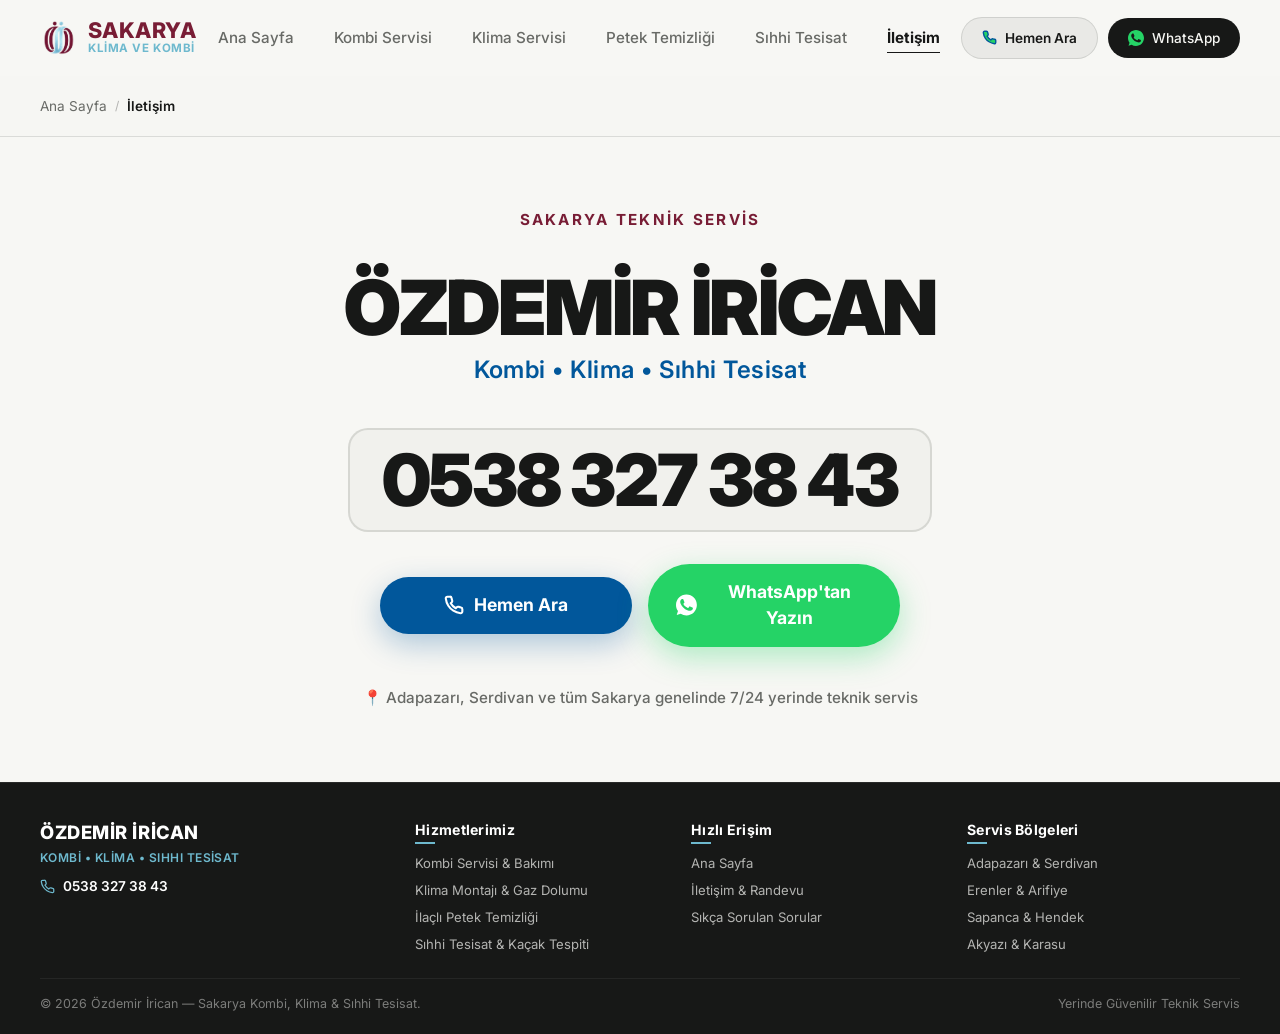
<file: iletisim.html>
<!DOCTYPE html>
<html lang="tr">

<head>
  <meta charset="UTF-8" />
  <meta name="viewport" content="width=device-width, initial-scale=1.0" />
  <title>İletişim | Özdemir İrican — Sakarya Kombi, Klima & Sıhhi Tesisat</title>

  <meta name="description"
    content="Sakarya kombi, klima ve sıhhi tesisat ustası Özdemir İrican iletişim numarası: 0538 327 38 43. Hemen arayın veya WhatsApp'tan ulaşın." />
  <meta name="keywords"
    content="sakarya kombi servisi telefon, sakarya klima ustası iletişim, adapazarı kombi tamircisi numara, özdemir irican telefon" />
  <meta name="author" content="Özdemir İrican" />
  <meta name="robots" content="index, follow" />

  <!-- Canonical URL -->
  <link rel="canonical" href="https://sakaryaklimakombi.com/iletisim.html" />

  <!-- Open Graph -->
  <meta property="og:type" content="website" />
  <meta property="og:url" content="https://sakaryaklimakombi.com/iletisim.html" />
  <meta property="og:title" content="İletişim | Özdemir İrican" />
  <meta property="og:description" content="0538 327 38 43 — Sakarya kombi, klima ve sıhhi tesisat ustası." />
  <meta property="og:image" content="https://sakaryaklimakombi.com/assets/images/logo-icon.png" />
  <meta property="og:locale" content="tr_TR" />

  <link rel="preconnect" href="https://fonts.googleapis.com">
  <link rel="preconnect" href="https://fonts.gstatic.com" crossorigin>
  <link href="https://fonts.googleapis.com/css2?family=Inter:wght@400;500;600;700;800;900&display=swap" rel="stylesheet">

  <link rel="icon" type="image/png" href="assets/images/logo-icon.png" />
  <link rel="apple-touch-icon" href="assets/images/logo-icon.png" />

  <link rel="stylesheet" href="css/style.css" />

  <!-- Schema: ContactPage & HVACBusiness -->
  <script type="application/ld+json">
  {
    "@context": "https://schema.org",
    "@type": "ContactPage",
    "mainEntity": {
      "@type": "HVACBusiness",
      "name": "Özdemir İrican — Sakarya Kombi, Klima & Tesisat",
      "telephone": "+905383273843",
      "url": "https://sakaryaklimakombi.com/iletisim.html",
      "address": {
        "@type": "PostalAddress",
        "addressLocality": "Adapazarı",
        "addressRegion": "Sakarya",
        "addressCountry": "TR"
      },
      "openingHours": "Mo,Tu,We,Th,Fr,Sa,Su 08:00-21:00"
    }
  }
  </script>
</head>

<body>

  <!-- Scroll Progress Bar -->
  <div class="scroll-progress"></div>

  <!-- Custom Cursor Follower (desktop) -->
  <div class="cursor-dot"></div>

  <!-- ===== HEADER ===== -->
  <header class="site-header" id="site-header">
    <a href="index.html" class="header-brand">
      <img src="assets/images/logo-icon.png" alt="Logo" class="brand-logo" />
      <div class="brand-text-wrapper">
        <span class="brand-title">SAKARYA</span>
        <span class="brand-subtitle">KLİMA VE KOMBİ</span>
      </div>
    </a>

    <nav class="header-nav">
      <a href="index.html" class="nav-link">Ana Sayfa</a>
      <a href="kombi-servisi.html" class="nav-link">Kombi Servisi</a>
      <a href="klima-servisi.html" class="nav-link">Klima Servisi</a>
      <a href="petek-temizligi.html" class="nav-link">Petek Temizliği</a>
      <a href="tesisat.html" class="nav-link">Sıhhi Tesisat</a>
      <a href="iletisim.html" class="nav-link active">İletişim</a>
    </nav>

    <div class="header-actions-group">
      <a href="tel:+905383273843" class="header-cta header-call-btn call-link">
        <svg viewBox="0 0 24 24" fill="none" stroke="currentColor" stroke-width="2.2" stroke-linecap="round" stroke-linejoin="round" style="width: 15px; height: 15px; stroke: #01579B;">
          <path d="M22 16.92v3a2 2 0 0 1-2.18 2 19.79 19.79 0 0 1-8.63-3.07 19.5 19.5 0 0 1-6-6 19.79 19.79 0 0 1-3.07-8.67A2 2 0 0 1 4.11 2h3a2 2 0 0 1 2 1.72 12.84 12.84 0 0 0 .7 2.81 2 2 0 0 1-.45 2.11L8.09 9.91a16 16 0 0 0 6 6l1.27-1.27a2 2 0 0 1 2.11-.45 12.84 12.84 0 0 0 2.81.7A2 2 0 0 1 22 16.92z" />
        </svg>
        <span>Hemen Ara</span>
      </a>

      <a href="#" class="header-cta whatsapp-link">
        <svg viewBox="0 0 32 32" xmlns="http://www.w3.org/2000/svg">
          <path
            d="M16.004 0h-.008C7.174 0 0 7.176 0 16.004c0 3.5 1.128 6.744 3.046 9.378L1.054 31.29l6.118-1.958a15.923 15.923 0 008.832 2.666C24.826 31.998 32 24.822 32 15.996 32 7.172 24.826 0 16.004 0zm9.53 22.61c-.4 1.128-2.348 2.156-3.278 2.228-.876.066-1.694.396-5.696-1.184-4.846-1.912-7.926-6.87-8.166-7.19-.238-.32-1.95-2.594-1.95-4.948 0-2.354 1.234-3.51 1.672-3.992.44-.48.958-.602 1.278-.602.318 0 .638.002.918.016.294.016.69-.112 1.078.824.4.958 1.356 3.308 1.476 3.548.12.24.198.52.04.838-.16.32-.24.52-.478.798-.24.28-.504.624-.718.838-.24.24-.49.498-.21.978.28.48 1.242 2.052 2.668 3.322 1.834 1.634 3.38 2.14 3.86 2.38.48.24.76.2 1.04-.12.28-.32 1.198-1.394 1.518-1.874.318-.48.638-.398 1.078-.238.44.16 2.794 1.318 3.274 1.558.478.24.798.358.918.558.12.198.12 1.154-.28 2.282z" />
        </svg>
        <span>WhatsApp</span>
      </a>
    </div>

    <!-- Mobile Hamburger Toggle Button -->
    <button class="mobile-menu-toggle" id="mobile-menu-toggle" aria-label="Menüyü Aç">
      <span></span>
      <span></span>
      <span></span>
    </button>
  </header>

  <!-- Mobile Drawer Menu Overlay -->
  <div class="mobile-menu-drawer" id="mobile-menu-drawer">
    <div class="mobile-menu-header">
      <a href="index.html" class="header-brand">
        <img src="assets/images/logo-icon.png" alt="Logo" class="brand-logo" />
        <div class="brand-text-wrapper">
          <span class="brand-title">SAKARYA</span>
          <span class="brand-subtitle">KLİMA VE KOMBİ</span>
        </div>
      </a>
      <button class="mobile-menu-close" id="mobile-menu-close" aria-label="Kapat">&times;</button>
    </div>
    <nav class="mobile-nav-links">
      <a href="index.html" class="mobile-nav-link">Ana Sayfa</a>
      <a href="kombi-servisi.html" class="mobile-nav-link">Kombi Servisi</a>
      <a href="klima-servisi.html" class="mobile-nav-link">Klima Servisi</a>
      <a href="petek-temizligi.html" class="mobile-nav-link">Petek Temizliği</a>
      <a href="tesisat.html" class="mobile-nav-link">Sıhhi Tesisat</a>
      <a href="iletisim.html" class="mobile-nav-link active">İletişim & Randevu</a>
    </nav>
    <div class="mobile-menu-footer">
      <a href="tel:+905383273843" class="btn-primary call-link" style="width: 100%; justify-content: center;">
        <span>Hemen Ara</span>
      </a>
    </div>
  </div>

  <!-- Breadcrumb Navigation -->
  <div class="breadcrumb-wrapper">
    <div class="container">
      <ul class="breadcrumb-list">
        <li class="breadcrumb-item"><a href="index.html">Ana Sayfa</a></li>
        <li class="breadcrumb-separator">/</li>
        <li class="breadcrumb-item current">İletişim</li>
      </ul>
    </div>
  </div>

  <!-- ===== CLEAN MINIMAL CONTACT MAIN ===== -->
  <main class="contact-clean-main">
    <div class="container">
      <div class="contact-clean-wrapper">
        <span class="section-label" style="letter-spacing: 0.15em; font-weight: 700; font-size: 0.95rem; color: #781D35;">SAKARYA TEKNİK SERVİS</span>
        
        <h1 class="contact-clean-title">ÖZDEMİR İRİCAN</h1>
        <p class="contact-clean-sub">Kombi • Klima • Sıhhi Tesisat</p>

        <!-- Giant Clickable Phone Number -->
        <div class="contact-giant-phone-wrap">
          <a href="tel:+905383273843" class="contact-giant-phone call-link" aria-label="Telefon ile Ara">0538 327 38 43</a>
        </div>

        <!-- Big Prominent CTA Buttons -->
        <div class="contact-clean-actions">
          <a href="tel:+905383273843" class="btn-primary call-link contact-btn-call">
            <svg viewBox="0 0 24 24" fill="none" stroke="currentColor" stroke-width="2.5" stroke-linecap="round" stroke-linejoin="round" style="width: 20px; height: 20px;">
              <path d="M22 16.92v3a2 2 0 0 1-2.18 2 19.79 19.79 0 0 1-8.63-3.07 19.5 19.5 0 0 1-6-6 19.79 19.79 0 0 1-3.07-8.67A2 2 0 0 1 4.11 2h3a2 2 0 0 1 2 1.72 12.84 12.84 0 0 0 .7 2.81 2 2 0 0 1-.45 2.11L8.09 9.91a16 16 0 0 0 6 6l1.27-1.27a2 2 0 0 1 2.11-.45 12.84 12.84 0 0 0 2.81.7A2 2 0 0 1 22 16.92z" />
            </svg>
            <span>Hemen Ara</span>
          </a>

          <a href="#" class="btn-primary whatsapp-link contact-btn-whatsapp">
            <svg viewBox="0 0 32 32" xmlns="http://www.w3.org/2000/svg" style="width: 22px; height: 22px; fill: #ffffff;">
              <path d="M16.004 0h-.008C7.174 0 0 7.176 0 16.004c0 3.5 1.128 6.744 3.046 9.378L1.054 31.29l6.118-1.958a15.923 15.923 0 008.832 2.666C24.826 31.998 32 24.822 32 15.996 32 7.172 24.826 0 16.004 0zm9.53 22.61c-.4 1.128-2.348 2.156-3.278 2.228-.876.066-1.694.396-5.696-1.184-4.846-1.912-7.926-6.87-8.166-7.19-.238-.32-1.95-2.594-1.95-4.948 0-2.354 1.234-3.51 1.672-3.992.44-.48.958-.602 1.278-.602.318 0 .638.002.918.016.294.016.69-.112 1.078.824.4.958 1.356 3.308 1.476 3.548.12.24.198.52.04.838-.16.32-.24.52-.478.798-.24.28-.504.624-.718.838-.24.24-.49.498-.21.978.28.48 1.242 2.052 2.668 3.322 1.834 1.634 3.38 2.14 3.86 2.38.48.24.76.2 1.04-.12.28-.32 1.198-1.394 1.518-1.874.318-.48.638-.398 1.078-.238.44.16 2.794 1.318 3.274 1.558.478.24.798.358.918.558.12.198.12 1.154-.28 2.282z" />
            </svg>
            <span>WhatsApp'tan Yazın</span>
          </a>
        </div>

        <div class="contact-clean-footer-note">
          <span>📍 Adapazarı, Serdivan ve tüm Sakarya genelinde 7/24 yerinde teknik servis</span>
        </div>
      </div>
    </div>
  </main>

  <!-- ===== SLIM FOOTER ===== -->
  <footer class="site-footer">
    <div class="container">
      <div class="footer-grid">
        <div class="footer-col-brand">
          <div class="footer-brand-title">ÖZDEMİR İRİCAN</div>
          <div class="footer-brand-sub">KOMBİ • KLİMA • SIHHI TESİSAT</div>
          <div class="footer-contact-item">
            <svg viewBox="0 0 24 24" fill="none" stroke="currentColor" stroke-width="2">
              <path d="M22 16.92v3a2 2 0 0 1-2.18 2 19.79 19.79 0 0 1-8.63-3.07 19.5 19.5 0 0 1-6-6 19.79 19.79 0 0 1-3.07-8.67A2 2 0 0 1 4.11 2h3a2 2 0 0 1 2 1.72 12.84 12.84 0 0 0 .7 2.81 2 2 0 0 1-.45 2.11L8.09 9.91a16 16 0 0 0 6 6l1.27-1.27a2 2 0 0 1 2.11-.45 12.84 12.84 0 0 0 2.81.7A2 2 0 0 1 22 16.92z" />
            </svg>
            <a href="tel:+905383273843" class="phone-display-text" style="color: #ffffff; font-weight: 600;">0538 327 38 43</a>
          </div>
        </div>

        <div class="footer-col">
          <h4 class="footer-col-title">Hizmetlerimiz</h4>
          <ul class="footer-links-list">
            <li><a href="kombi-servisi.html">Kombi Servisi & Bakımı</a></li>
            <li><a href="klima-servisi.html">Klima Montajı & Gaz Dolumu</a></li>
            <li><a href="petek-temizligi.html">İlaçlı Petek Temizliği</a></li>
            <li><a href="tesisat.html">Sıhhi Tesisat & Kaçak Tespiti</a></li>
          </ul>
        </div>

        <div class="footer-col">
          <h4 class="footer-col-title">Hızlı Erişim</h4>
          <ul class="footer-links-list">
            <li><a href="index.html">Ana Sayfa</a></li>
            <li><a href="iletisim.html">İletişim & Randevu</a></li>
            <li><a href="index.html#sss">Sıkça Sorulan Sorular</a></li>
          </ul>
        </div>

        <div class="footer-col">
          <h4 class="footer-col-title">Servis Bölgeleri</h4>
          <ul class="footer-links-list">
            <li><span>Adapazarı & Serdivan</span></li>
            <li><span>Erenler & Arifiye</span></li>
            <li><span>Sapanca & Hendek</span></li>
            <li><span>Akyazı & Karasu</span></li>
          </ul>
        </div>
      </div>

      <div class="footer-bottom-bar">
        <div>
          © <span id="current-year">2026</span> Özdemir İrican — Sakarya Kombi, Klima & Sıhhi Tesisat.
        </div>
        <div>
          <span>Yerinde Güvenilir Teknik Servis</span>
        </div>
      </div>
    </div>
  </footer>

  <!-- ===== FLOATING ACTION BUTTONS ===== -->
  <div class="floating-actions-wrapper">
    <a href="tel:+905383273843" class="call-floating call-link" aria-label="Hemen Ara">
      <svg viewBox="0 0 24 24" fill="none" stroke="currentColor" stroke-width="2.5" stroke-linecap="round" stroke-linejoin="round">
        <path d="M22 16.92v3a2 2 0 0 1-2.18 2 19.79 19.79 0 0 1-8.63-3.07 19.5 19.5 0 0 1-6-6 19.79 19.79 0 0 1-3.07-8.67A2 2 0 0 1 4.11 2h3a2 2 0 0 1 2 1.72 12.84 12.84 0 0 0 .7 2.81 2 2 0 0 1-.45 2.11L8.09 9.91a16 16 0 0 0 6 6l1.27-1.27a2 2 0 0 1 2.11-.45 12.84 12.84 0 0 0 2.81.7A2 2 0 0 1 22 16.92z" />
      </svg>
      <span class="label-text">Hemen Ara</span>
    </a>

    <a href="#" class="whatsapp-floating whatsapp-link" aria-label="WhatsApp üzerinden iletişime geç">
      <svg viewBox="0 0 32 32" xmlns="http://www.w3.org/2000/svg">
        <path
          d="M16.004 0h-.008C7.174 0 0 7.176 0 16.004c0 3.5 1.128 6.744 3.046 9.378L1.054 31.29l6.118-1.958a15.923 15.923 0 008.832 2.666C24.826 31.998 32 24.822 32 15.996 32 7.172 24.826 0 16.004 0zm9.53 22.61c-.4 1.128-2.348 2.156-3.278 2.228-.876.066-1.694.396-5.696-1.184-4.846-1.912-7.926-6.87-8.166-7.19-.238-.32-1.95-2.594-1.95-4.948 0-2.354 1.234-3.51 1.672-3.992.44-.48.958-.602 1.278-.602.318 0 .638.002.918.016.294.016.69-.112 1.078.824.4.958 1.356 3.308 1.476 3.548.12.24.198.52.04.838-.16.32-.24.52-.478.798-.24.28-.504.624-.718.838-.24.24-.49.498-.21.978.28.48 1.242 2.052 2.668 3.322 1.834 1.634 3.38 2.14 3.86 2.38.48.24.76.2 1.04-.12.28-.32 1.198-1.394 1.518-1.874.318-.48.638-.398 1.078-.238.44.16 2.794 1.318 3.274 1.558.478.24.798.358.918.558.12.198.12 1.154-.28 2.282z" />
      </svg>
      <span class="label-text">WhatsApp</span>
    </a>
  </div>

  <script src="js/main.js"></script>
</body>

</html>
</file>
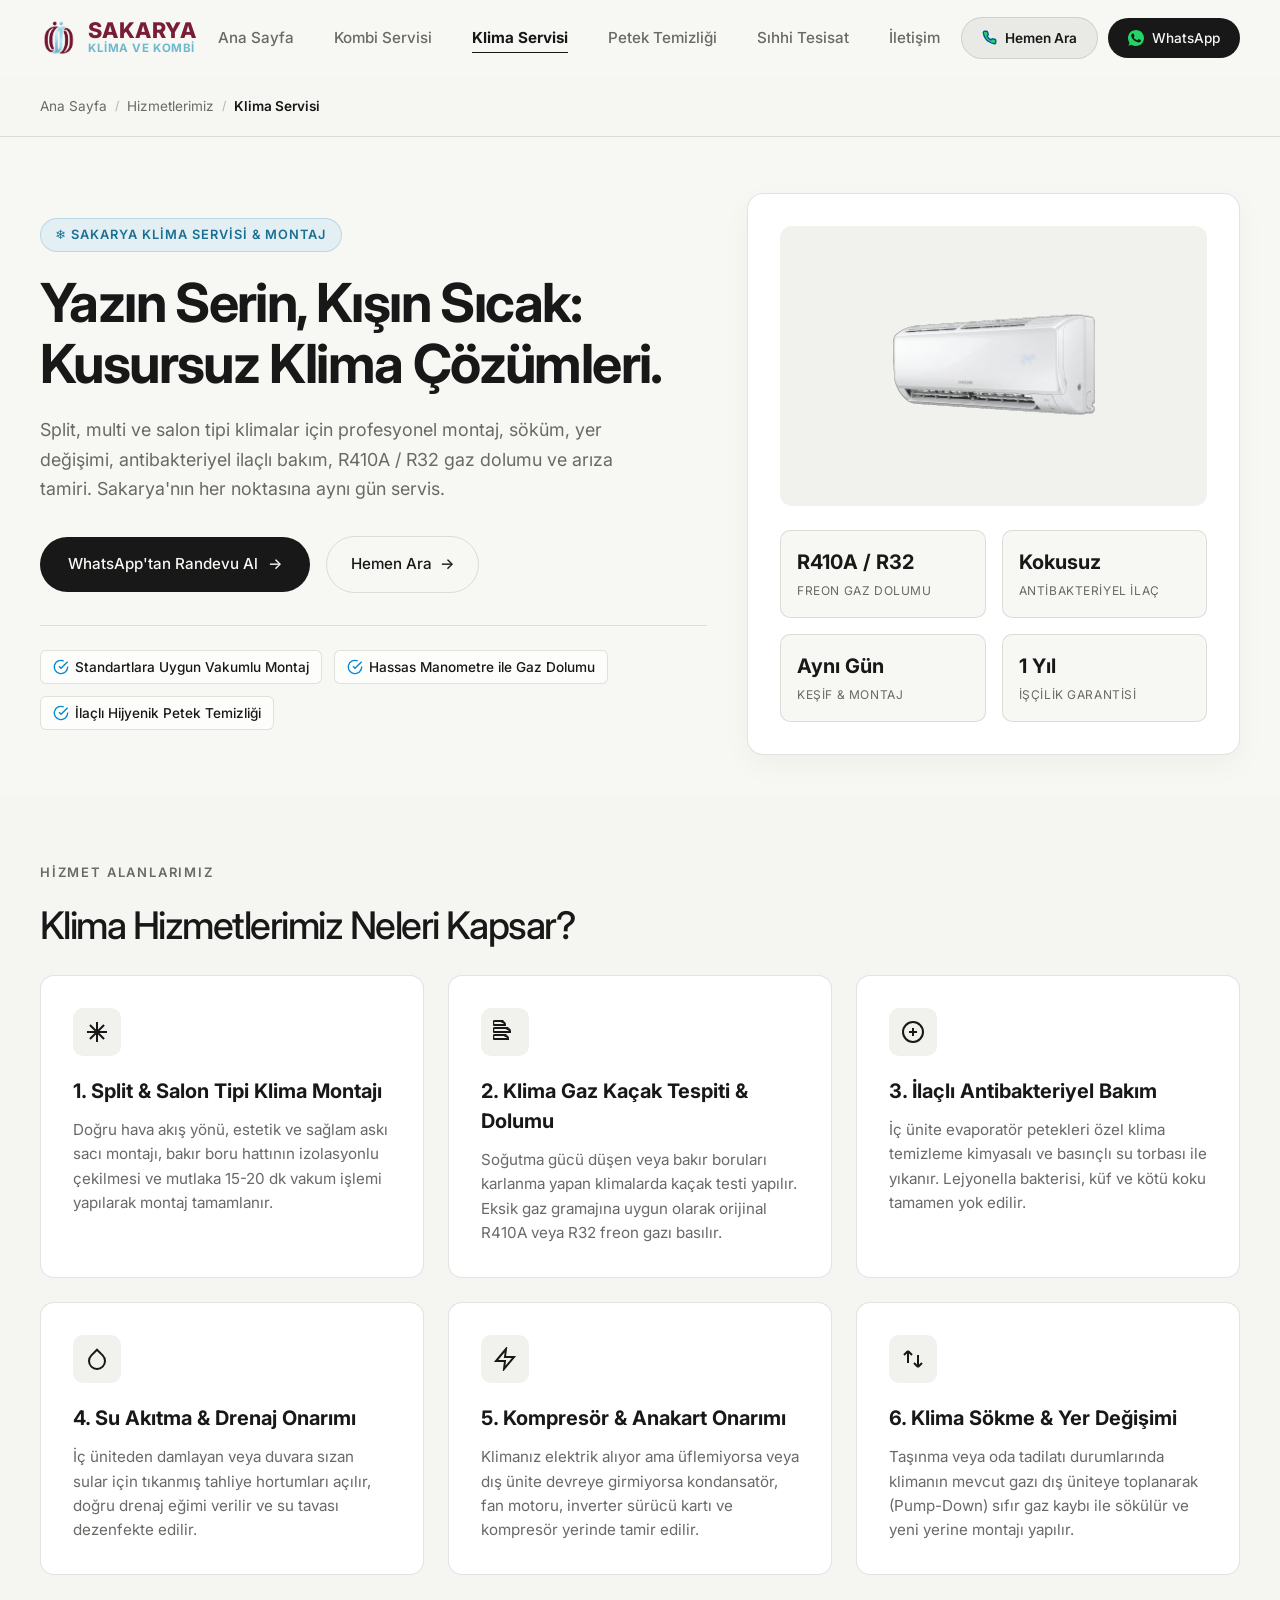
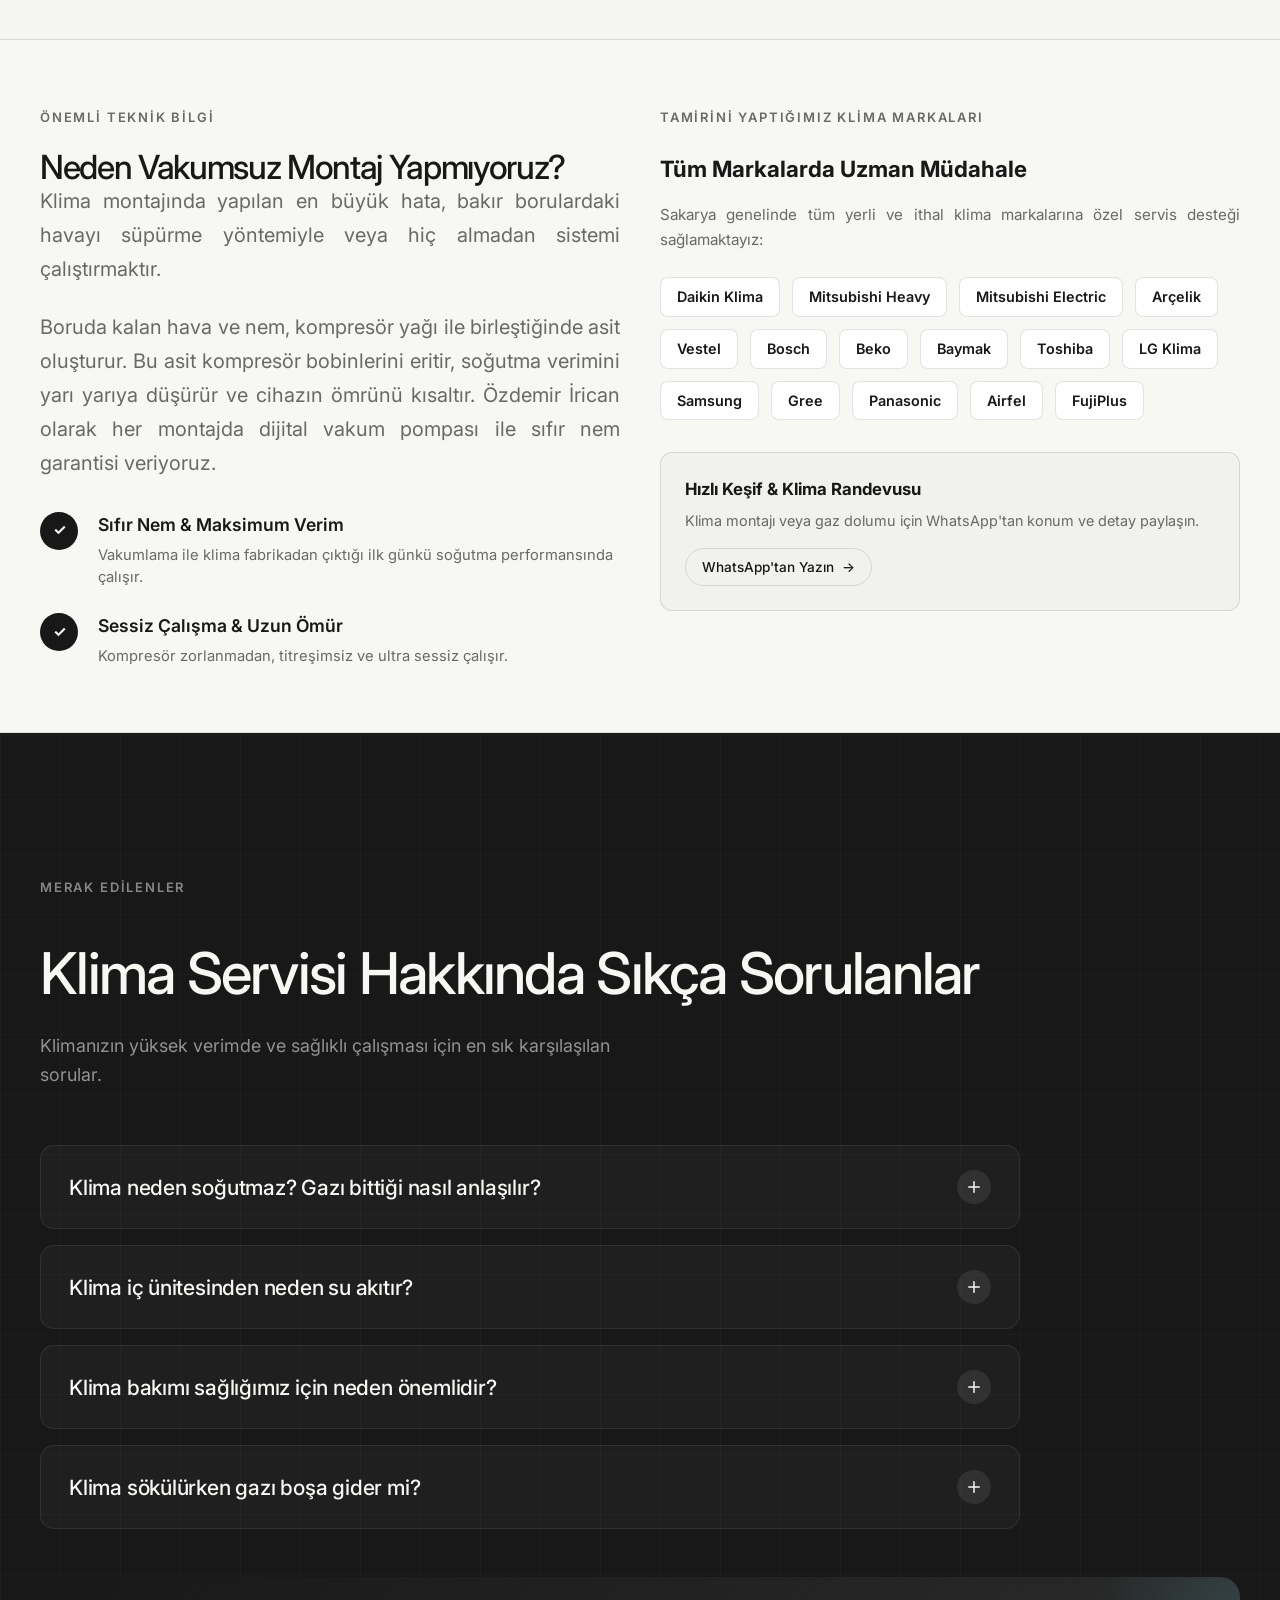
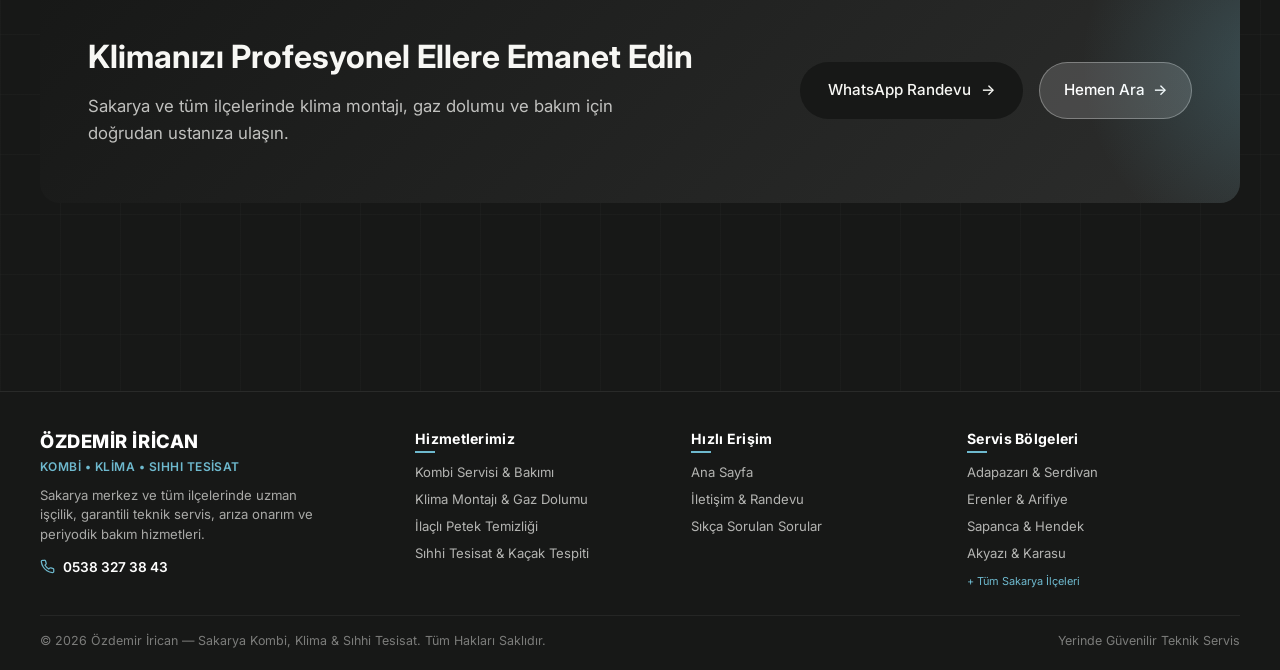
<file: klima-servisi.html>
<!DOCTYPE html>
<html lang="tr">

<head>
  <meta charset="UTF-8" />
  <meta name="viewport" content="width=device-width, initial-scale=1.0" />
  <title>Sakarya Klima Servisi | Montaj, Bakım & Gaz Dolumu — Özdemir İrican</title>

  <meta name="description"
    content="Sakarya klima servisi, split klima montajı, klima bakımı, R410A ve R32 gaz dolumu, arıza onarımı ve sökme-takma hizmetleri. Sakarya klima ustası Özdemir İrican." />
  <meta name="keywords"
    content="sakarya klima servisi, sakarya klima montajı, sakarya klima bakımı, sakarya klima gaz dolumu, adapazarı klima servisi, serdivan klima montajı, klima su akıtıyor sakarya, arçelik daikin mitsubishi klima servisi sakarya" />
  <meta name="author" content="Özdemir İrican" />
  <meta name="robots" content="index, follow" />

  <!-- Canonical URL -->
  <link rel="canonical" href="https://sakaryaklimakombi.com/klima-servisi.html" />

  <!-- Open Graph -->
  <meta property="og:type" content="article" />
  <meta property="og:url" content="https://sakaryaklimakombi.com/klima-servisi.html" />
  <meta property="og:title" content="Sakarya Klima Servisi | Montaj, Bakım & Gaz Dolumu — Özdemir İrican" />
  <meta property="og:description" content="Sakarya genelinde split klima montajı, kimyasallı antibakteriyel bakım, freon gaz basımı ve kompresör arıza onarımı." />
  <meta property="og:image" content="https://sakaryaklimakombi.com/assets/images/klima.webp" />
  <meta property="og:locale" content="tr_TR" />

  <!-- Twitter Card -->
  <meta name="twitter:card" content="summary_large_image" />
  <meta name="twitter:title" content="Sakarya Klima Servisi | Özdemir İrican" />
  <meta name="twitter:description" content="Sakarya klima montajı, arıza tamiri ve sezonluk bakım servisi." />
  <meta name="twitter:image" content="https://sakaryaklimakombi.com/assets/images/klima.webp" />

  <link rel="preconnect" href="https://fonts.googleapis.com">
  <link rel="preconnect" href="https://fonts.gstatic.com" crossorigin>
  <link href="https://fonts.googleapis.com/css2?family=Inter:wght@400;500;600;700&display=swap" rel="stylesheet">

  <link rel="icon" type="image/png" href="assets/images/logo-icon.png" />
  <link rel="apple-touch-icon" href="assets/images/logo-icon.png" />

  <link rel="stylesheet" href="css/style.css" />

  <!-- Schema: BreadcrumbList -->
  <script type="application/ld+json">
  {
    "@context": "https://schema.org",
    "@type": "BreadcrumbList",
    "itemListElement": [
      {
        "@type": "ListItem",
        "position": 1,
        "name": "Ana Sayfa",
        "item": "https://sakaryaklimakombi.com/"
      },
      {
        "@type": "ListItem",
        "position": 2,
        "name": "Klima Servisi",
        "item": "https://sakaryaklimakombi.com/klima-servisi.html"
      }
    ]
  }
  </script>

  <!-- Schema: Service & HVACBusiness -->
  <script type="application/ld+json">
  {
    "@context": "https://schema.org",
    "@type": "Service",
    "serviceType": "Klima Servisi, Montajı ve Gaz Dolumu",
    "provider": {
      "@type": "HVACBusiness",
      "name": "Özdemir İrican — Sakarya Klima Servisi",
      "telephone": "+905383273843",
      "url": "https://sakaryaklimakombi.com/",
      "address": {
        "@type": "PostalAddress",
        "addressLocality": "Adapazarı",
        "addressRegion": "Sakarya",
        "addressCountry": "TR"
      }
    },
    "areaServed": {
      "@type": "State",
      "name": "Sakarya"
    },
    "description": "Tüm marka inverter ve on-off klimaların montajı, sökümü, R410A / R32 gaz basımı, vakumlama ve antibakteriyel petek bakımı."
  }
  </script>

  <!-- Schema: FAQPage -->
  <script type="application/ld+json">
  {
    "@context": "https://schema.org",
    "@type": "FAQPage",
    "mainEntity": [
      {
        "@type": "Question",
        "name": "Klima neden soğutmaz? Gazı bittiği nasıl anlaşılır?",
        "acceptedAnswer": {
          "@type": "Answer",
          "text": "Klimanın soğutmamasının başlıca nedenleri gaz kaçağı (freon eksilmesi), kirlenmiş filtreler, kompresör arızası veya dış ünite fan tıkanıklığıdır. Klima sadece vantilatör gibi ılık üflüyorsa veya dış ünite bakır borularında karlanma varsa gaz eksilmiştir."
        }
      },
      {
        "@type": "Question",
        "name": "Klima montajında vakum neden zorunludur?",
        "acceptedAnswer": {
          "@type": "Answer",
          "text": "Vakumlama, bakır borulardaki hava ve nemi tamamen tahliye ederek kompresörün asit oluşturup yanmasını engeller ve klimanın fabrika verimliliğinde tam performansla soğutmasını/ısıtmasını sağlar."
        }
      },
      {
        "@type": "Question",
        "name": "Klima iç ünitesinden neden su damlar?",
        "acceptedAnswer": {
          "@type": "Answer",
          "text": "İç üniteden su damlamasının en yaygın sebebi drenaj (su tahliye) borusunun tıkanması, eğiminin kaybolması veya aşırı tozlanan peteklerin buzlanıp erimesidir."
        }
      },
      {
        "@type": "Question",
        "name": "Klima bakımı ne zaman yapılmalıdır?",
        "acceptedAnswer": {
          "@type": "Answer",
          "text": "Klima bakımı yaz dönemi öncesinde (Nisan - Mayıs aylarında) yılda en az 1 kez yapılmalıdır. Antibakteriyel ilaçlı yıkama solunum sağlığını korur ve elektrik tüketimini %25 oranında düşürür."
        }
      }
    ]
  }
  </script>
</head>

<body>

  <!-- Scroll Progress Bar -->
  <div class="scroll-progress"></div>

  <!-- Custom Cursor Follower (desktop) -->
  <div class="cursor-dot"></div>

  <!-- ===== HEADER ===== -->
  <header class="site-header" id="site-header">
    <a href="index.html" class="header-brand">
      <img src="assets/images/logo-icon.png" alt="Logo" class="brand-logo" />
      <div class="brand-text-wrapper">
        <span class="brand-title">SAKARYA</span>
        <span class="brand-subtitle">KLİMA VE KOMBİ</span>
      </div>
    </a>

    <nav class="header-nav">
      <a href="index.html" class="nav-link">Ana Sayfa</a>
      <a href="kombi-servisi.html" class="nav-link">Kombi Servisi</a>
      <a href="klima-servisi.html" class="nav-link active">Klima Servisi</a>
      <a href="petek-temizligi.html" class="nav-link">Petek Temizliği</a>
      <a href="tesisat.html" class="nav-link">Sıhhi Tesisat</a>
      <a href="iletisim.html" class="nav-link">İletişim</a>
    </nav>

    <div class="header-actions-group">
      <a href="tel:+905383273843" class="header-cta header-call-btn call-link">
        <svg viewBox="0 0 24 24" fill="none" stroke="currentColor" stroke-width="2.2" stroke-linecap="round" stroke-linejoin="round" style="width: 15px; height: 15px; stroke: #01579B;">
          <path d="M22 16.92v3a2 2 0 0 1-2.18 2 19.79 19.79 0 0 1-8.63-3.07 19.5 19.5 0 0 1-6-6 19.79 19.79 0 0 1-3.07-8.67A2 2 0 0 1 4.11 2h3a2 2 0 0 1 2 1.72 12.84 12.84 0 0 0 .7 2.81 2 2 0 0 1-.45 2.11L8.09 9.91a16 16 0 0 0 6 6l1.27-1.27a2 2 0 0 1 2.11-.45 12.84 12.84 0 0 0 2.81.7A2 2 0 0 1 22 16.92z" />
        </svg>
        <span>Hemen Ara</span>
      </a>

      <a href="#" class="header-cta whatsapp-link">
        <svg viewBox="0 0 32 32" xmlns="http://www.w3.org/2000/svg">
          <path
            d="M16.004 0h-.008C7.174 0 0 7.176 0 16.004c0 3.5 1.128 6.744 3.046 9.378L1.054 31.29l6.118-1.958a15.923 15.923 0 008.832 2.666C24.826 31.998 32 24.822 32 15.996 32 7.172 24.826 0 16.004 0zm9.53 22.61c-.4 1.128-2.348 2.156-3.278 2.228-.876.066-1.694.396-5.696-1.184-4.846-1.912-7.926-6.87-8.166-7.19-.238-.32-1.95-2.594-1.95-4.948 0-2.354 1.234-3.51 1.672-3.992.44-.48.958-.602 1.278-.602.318 0 .638.002.918.016.294.016.69-.112 1.078.824.4.958 1.356 3.308 1.476 3.548.12.24.198.52.04.838-.16.32-.24.52-.478.798-.24.28-.504.624-.718.838-.24.24-.49.498-.21.978.28.48 1.242 2.052 2.668 3.322 1.834 1.634 3.38 2.14 3.86 2.38.48.24.76.2 1.04-.12.28-.32 1.198-1.394 1.518-1.874.318-.48.638-.398 1.078-.238.44.16 2.794 1.318 3.274 1.558.478.24.798.358.918.558.12.198.12 1.154-.28 2.282z" />
        </svg>
        <span>WhatsApp</span>
      </a>
    </div>

    <button class="mobile-menu-toggle" id="mobile-menu-toggle" aria-label="Menüyü Aç">
      <span></span>
      <span></span>
      <span></span>
    </button>
  </header>

  <!-- Mobile Drawer Menu Overlay -->
  <div class="mobile-menu-drawer" id="mobile-menu-drawer">
    <div class="mobile-menu-header">
      <a href="index.html" class="header-brand">
        <img src="assets/images/logo-icon.png" alt="Logo" class="brand-logo" />
        <div class="brand-text-wrapper">
          <span class="brand-title">SAKARYA</span>
          <span class="brand-subtitle">KLİMA VE KOMBİ</span>
        </div>
      </a>
      <button class="mobile-menu-close" id="mobile-menu-close" aria-label="Kapat">&times;</button>
    </div>
    <nav class="mobile-nav-links">
      <a href="index.html" class="mobile-nav-link">Ana Sayfa</a>
      <a href="kombi-servisi.html" class="mobile-nav-link">Kombi Servisi</a>
      <a href="klima-servisi.html" class="mobile-nav-link active">Klima Servisi</a>
      <a href="petek-temizligi.html" class="mobile-nav-link">Petek Temizliği</a>
      <a href="tesisat.html" class="mobile-nav-link">Sıhhi Tesisat</a>
      <a href="iletisim.html" class="mobile-nav-link">İletişim & Randevu</a>
    </nav>
    <div class="mobile-menu-footer">
      <a href="tel:+905383273843" class="btn-primary call-link" style="width: 100%; justify-content: center;">
        <span>Hemen Ara</span>
      </a>
    </div>
  </div>

  <!-- Breadcrumb Navigation -->
  <div class="breadcrumb-wrapper">
    <div class="container">
      <ul class="breadcrumb-list">
        <li class="breadcrumb-item"><a href="index.html">Ana Sayfa</a></li>
        <li class="breadcrumb-separator">/</li>
        <li class="breadcrumb-item"><a href="index.html#hizmetler">Hizmetlerimiz</a></li>
        <li class="breadcrumb-separator">/</li>
        <li class="breadcrumb-item current">Klima Servisi</li>
      </ul>
    </div>
  </div>

  <main>
    <!-- ===== SUBPAGE HERO ===== -->
    <section class="page-hero">
      <div class="container">
        <div class="page-hero-grid">
          <div>
            <span class="page-badge klima">❄️ Sakarya Klima Servisi & Montaj</span>
            <h1 class="page-hero-title">Yazın Serin, Kışın Sıcak: Kusursuz Klima Çözümleri.</h1>
            <p class="page-hero-subtitle">
              Split, multi ve salon tipi klimalar için profesyonel montaj, söküm, yer değişimi, antibakteriyel ilaçlı bakım, R410A / R32 gaz dolumu ve arıza tamiri. Sakarya'nın her noktasına aynı gün servis.
            </p>
            <div class="page-hero-actions">
              <a href="#" class="btn-primary whatsapp-link">
                <span>WhatsApp'tan Randevu Al</span>
                <span class="arrow">→</span>
              </a>
              <a href="tel:+905383273843" class="btn-secondary call-link">
                <span>Hemen Ara</span>
                <span class="arrow">→</span>
              </a>
            </div>

            <div class="page-trust-pills">
              <div class="trust-pill">
                <svg viewBox="0 0 24 24" fill="none" stroke="currentColor" stroke-width="2"><path d="M22 11.08V12a10 10 0 1 1-5.93-9.14"></path><polyline points="22 4 12 14.01 9 11.01"></polyline></svg>
                <span>Standartlara Uygun Vakumlu Montaj</span>
              </div>
              <div class="trust-pill">
                <svg viewBox="0 0 24 24" fill="none" stroke="currentColor" stroke-width="2"><path d="M22 11.08V12a10 10 0 1 1-5.93-9.14"></path><polyline points="22 4 12 14.01 9 11.01"></polyline></svg>
                <span>Hassas Manometre ile Gaz Dolumu</span>
              </div>
              <div class="trust-pill">
                <svg viewBox="0 0 24 24" fill="none" stroke="currentColor" stroke-width="2"><path d="M22 11.08V12a10 10 0 1 1-5.93-9.14"></path><polyline points="22 4 12 14.01 9 11.01"></polyline></svg>
                <span>İlaçlı Hijyenik Petek Temizliği</span>
              </div>
            </div>
          </div>

          <div class="page-hero-card">
            <img src="assets/images/klima.webp" alt="Sakarya Klima Servisi" class="page-hero-card-img" />
            <div class="page-quick-stats">
              <div class="quick-stat-box">
                <span class="stat-val">R410A / R32</span>
                <span class="stat-lbl">Freon Gaz Dolumu</span>
              </div>
              <div class="quick-stat-box">
                <span class="stat-val">Kokusuz</span>
                <span class="stat-lbl">Antibakteriyel İlaç</span>
              </div>
              <div class="quick-stat-box">
                <span class="stat-val">Aynı Gün</span>
                <span class="stat-lbl">Keşif & Montaj</span>
              </div>
              <div class="quick-stat-box">
                <span class="stat-val">1 Yıl</span>
                <span class="stat-lbl">İşçilik Garantisi</span>
              </div>
            </div>
          </div>
        </div>
      </div>
    </section>

    <!-- ===== KLİMA HİZMETLERİ GRID ===== -->
    <section class="detail-section alt-bg">
      <div class="container">
        <span class="section-label">HİZMET ALANLARIMIZ</span>
        <h2 class="intro-title" style="font-size: clamp(26px, 3vw, 38px); margin-bottom: 2rem;">
          Klima Hizmetlerimiz Neleri Kapsar?
        </h2>

        <div class="detail-grid-3">
          <div class="detail-card">
            <div class="detail-card-icon">
              <svg viewBox="0 0 24 24" fill="none" stroke="currentColor" stroke-width="2"><path d="M12 2v20M2 12h20M4.93 4.93l14.14 14.14M19.07 4.93L4.93 19.07"></path></svg>
            </div>
            <h3 class="detail-card-title">1. Split & Salon Tipi Klima Montajı</h3>
            <p class="detail-card-text">
              Doğru hava akış yönü, estetik ve sağlam askı sacı montajı, bakır boru hattının izolasyonlu çekilmesi ve mutlaka 15-20 dk vakum işlemi yapılarak montaj tamamlanır.
            </p>
          </div>

          <div class="detail-card">
            <div class="detail-card-icon">
              <svg viewBox="0 0 24 24" fill="none" stroke="currentColor" stroke-width="2"><path d="M9.5 2A2.5 2.5 0 0 1 12 4.5v.5H2a2 2 0 0 1 0-4h7.5zM14.5 9A2.5 2.5 0 0 1 17 11.5v.5H2a2 2 0 0 1 0-4h12.5zM12.5 16A2.5 2.5 0 0 1 15 18.5v.5H2a2 2 0 0 1 0-4h10.5z"></path></svg>
            </div>
            <h3 class="detail-card-title">2. Klima Gaz Kaçak Tespiti & Dolumu</h3>
            <p class="detail-card-text">
              Soğutma gücü düşen veya bakır boruları karlanma yapan klimalarda kaçak testi yapılır. Eksik gaz gramajına uygun olarak orijinal R410A veya R32 freon gazı basılır.
            </p>
          </div>

          <div class="detail-card">
            <div class="detail-card-icon">
              <svg viewBox="0 0 24 24" fill="none" stroke="currentColor" stroke-width="2"><circle cx="12" cy="12" r="10"></circle><path d="M8 12h8M12 8v8"></path></svg>
            </div>
            <h3 class="detail-card-title">3. İlaçlı Antibakteriyel Bakım</h3>
            <p class="detail-card-text">
              İç ünite evaporatör petekleri özel klima temizleme kimyasalı ve basınçlı su torbası ile yıkanır. Lejyonella bakterisi, küf ve kötü koku tamamen yok edilir.
            </p>
          </div>

          <div class="detail-card">
            <div class="detail-card-icon">
              <svg viewBox="0 0 24 24" fill="none" stroke="currentColor" stroke-width="2"><path d="M12 2.69l5.66 5.66a8 8 0 1 1-11.31 0z"></path></svg>
            </div>
            <h3 class="detail-card-title">4. Su Akıtma & Drenaj Onarımı</h3>
            <p class="detail-card-text">
              İç üniteden damlayan veya duvara sızan sular için tıkanmış tahliye hortumları açılır, doğru drenaj eğimi verilir ve su tavası dezenfekte edilir.
            </p>
          </div>

          <div class="detail-card">
            <div class="detail-card-icon">
              <svg viewBox="0 0 24 24" fill="none" stroke="currentColor" stroke-width="2"><polygon points="13 2 3 14 12 14 11 22 21 10 12 10 13 2"></polygon></svg>
            </div>
            <h3 class="detail-card-title">5. Kompresör & Anakart Onarımı</h3>
            <p class="detail-card-text">
              Klimanız elektrik alıyor ama üflemiyorsa veya dış ünite devreye girmiyorsa kondansatör, fan motoru, inverter sürücü kartı ve kompresör yerinde tamir edilir.
            </p>
          </div>

          <div class="detail-card">
            <div class="detail-card-icon">
              <svg viewBox="0 0 24 24" fill="none" stroke="currentColor" stroke-width="2"><path d="M7 16V4M7 4L3 8M7 4L11 8M17 8V20M17 20L21 16M17 20L13 16"></path></svg>
            </div>
            <h3 class="detail-card-title">6. Klima Sökme & Yer Değişimi</h3>
            <p class="detail-card-text">
              Taşınma veya oda tadilatı durumlarında klimanın mevcut gazı dış üniteye toplanarak (Pump-Down) sıfır gaz kaybı ile sökülür ve yeni yerine montajı yapılır.
            </p>
          </div>
        </div>
      </div>
    </section>

    <!-- ===== KLİMA MARKALARI & VAKUM ÖNEMİ ===== -->
    <section class="detail-section">
      <div class="container">
        <div class="detail-grid-2">
          <div>
            <span class="section-label">ÖNEMLİ TEKNİK BİLGİ</span>
            <h2 class="intro-title" style="font-size: clamp(24px, 2.6vw, 36px);">
              Neden Vakumsuz Montaj Yapmıyoruz?
            </h2>
            <p class="body-text" style="margin-bottom: 1.5rem;">
              Klima montajında yapılan en büyük hata, bakır borulardaki havayı süpürme yöntemiyle veya hiç almadan sistemi çalıştırmaktır.
            </p>
            <p class="body-text" style="margin-bottom: 2rem;">
              Boruda kalan hava ve nem, kompresör yağı ile birleştiğinde asit oluşturur. Bu asit kompresör bobinlerini eritir, soğutma verimini yarı yarıya düşürür ve cihazın ömrünü kısaltır. Özdemir İrican olarak her montajda dijital vakum pompası ile sıfır nem garantisi veriyoruz.
            </p>

            <div class="step-list">
              <div class="step-item">
                <div class="step-number">✓</div>
                <div class="step-body">
                  <h4>Sıfır Nem & Maksimum Verim</h4>
                  <p>Vakumlama ile klima fabrikadan çıktığı ilk günkü soğutma performansında çalışır.</p>
                </div>
              </div>
              <div class="step-item">
                <div class="step-number">✓</div>
                <div class="step-body">
                  <h4>Sessiz Çalışma & Uzun Ömür</h4>
                  <p>Kompresör zorlanmadan, titreşimsiz ve ultra sessiz çalışır.</p>
                </div>
              </div>
            </div>
          </div>

          <div>
            <span class="section-label">TAMİRİNİ YAPTIĞIMIZ KLİMA MARKALARI</span>
            <h3 style="font-size: 1.4rem; font-weight: 700; margin-bottom: 1rem;">Tüm Markalarda Uzman Müdahale</h3>
            <p class="body-text" style="font-size: 0.95rem; margin-bottom: 1.5rem;">
              Sakarya genelinde tüm yerli ve ithal klima markalarına özel servis desteği sağlamaktayız:
            </p>

            <div class="brand-cloud">
              <span class="brand-badge">Daikin Klima</span>
              <span class="brand-badge">Mitsubishi Heavy</span>
              <span class="brand-badge">Mitsubishi Electric</span>
              <span class="brand-badge">Arçelik</span>
              <span class="brand-badge">Vestel</span>
              <span class="brand-badge">Bosch</span>
              <span class="brand-badge">Beko</span>
              <span class="brand-badge">Baymak</span>
              <span class="brand-badge">Toshiba</span>
              <span class="brand-badge">LG Klima</span>
              <span class="brand-badge">Samsung</span>
              <span class="brand-badge">Gree</span>
              <span class="brand-badge">Panasonic</span>
              <span class="brand-badge">Airfel</span>
              <span class="brand-badge">FujiPlus</span>
            </div>

            <div style="margin-top: 2rem; background: var(--snow-soft); padding: 1.5rem; border-radius: 12px; border: 1px solid var(--line);">
              <h4 style="font-weight: 700; margin-bottom: 0.5rem; font-size: 1.05rem;">Hızlı Keşif & Klima Randevusu</h4>
              <p style="font-size: 0.9rem; color: var(--muted); margin-bottom: 1rem;">
                Klima montajı veya gaz dolumu için WhatsApp'tan konum ve detay paylaşın.
              </p>
              <a href="#" class="btn-secondary whatsapp-link" style="font-size: 0.85rem; padding: 8px 16px;">
                <span>WhatsApp'tan Yazın</span>
                <span class="arrow">→</span>
              </a>
            </div>
          </div>
        </div>
      </div>
    </section>

    <!-- ===== KLİMA SSS ACCORDION ===== -->
    <section class="faq-section" id="sss">
      <div class="container">
        <div class="faq-header">
          <span class="section-label">MERAK EDİLENLER</span>
          <h2 class="faq-title">Klima Servisi Hakkında Sıkça Sorulanlar</h2>
          <p class="faq-subtitle">Klimanızın yüksek verimde ve sağlıklı çalışması için en sık karşılaşılan sorular.</p>
        </div>

        <div class="faq-accordion-wrapper">
          <div class="faq-item">
            <button class="faq-trigger" aria-expanded="false">
              <span class="faq-question">Klima neden soğutmaz? Gazı bittiği nasıl anlaşılır?</span>
              <span class="faq-icon"><svg viewBox="0 0 24 24" fill="none" stroke="currentColor" stroke-width="2"><path d="M12 5v14M5 12h14" stroke-linecap="round" stroke-linejoin="round"/></svg></span>
            </button>
            <div class="faq-content">
              <div class="faq-content-inner">
                <p>Klimanın soğutmamasının en sık sebebi gaz kaçağıdır. Klima sadece ılık hava üflüyorsa veya dış ünite rekor bağlantılarında beyaz buzlanma görülüyorsa gaz eksilmiştir. Kaçak giderildikten sonra gaz basılmalıdır.</p>
              </div>
            </div>
          </div>

          <div class="faq-item">
            <button class="faq-trigger" aria-expanded="false">
              <span class="faq-question">Klima iç ünitesinden neden su akıtır?</span>
              <span class="faq-icon"><svg viewBox="0 0 24 24" fill="none" stroke="currentColor" stroke-width="2"><path d="M12 5v14M5 12h14" stroke-linecap="round" stroke-linejoin="round"/></svg></span>
            </button>
            <div class="faq-content">
              <div class="faq-content-inner">
                <p>Drenaj hortumunun tıkanması, hortumun ters eğimde kalması veya iç ünite peteklerinin aşırı tozdan tıkanıp buz tutması sonucu su damlaması meydana gelir. Drenaj hattı temizliği ile sorun anında giderilir.</p>
              </div>
            </div>
          </div>

          <div class="faq-item">
            <button class="faq-trigger" aria-expanded="false">
              <span class="faq-question">Klima bakımı sağlığımız için neden önemlidir?</span>
              <span class="faq-icon"><svg viewBox="0 0 24 24" fill="none" stroke="currentColor" stroke-width="2"><path d="M12 5v14M5 12h14" stroke-linecap="round" stroke-linejoin="round"/></svg></span>
            </button>
            <div class="faq-content">
              <div class="faq-content-inner">
                <p>Klima filtre ve petekleri ortamdaki tozu ve nemi çeker. Zamanla burada küf ve Lejyonella bakterileri ürer. Kimyasallı antibakteriyel bakım solunum yolu enfeksiyonlarını ve kötü kokuları önler.</p>
              </div>
            </div>
          </div>

          <div class="faq-item">
            <button class="faq-trigger" aria-expanded="false">
              <span class="faq-question">Klima sökülürken gazı boşa gider mi?</span>
              <span class="faq-icon"><svg viewBox="0 0 24 24" fill="none" stroke="currentColor" stroke-width="2"><path d="M12 5v14M5 12h14" stroke-linecap="round" stroke-linejoin="round"/></svg></span>
            </button>
            <div class="faq-content">
              <div class="faq-content-inner">
                <p>Hayır, doğru teknik uygulandığında cihaz çalışırken vanalar sırayla kapatılır ve borulardaki tüm gaz dış ünite tankına hapsedilir (Pump-Down işlemi). Böylece hiç gaz kaybetmeden söküm yapılır.</p>
              </div>
            </div>
          </div>
        </div>

        <!-- CTA Banner -->
        <div class="service-cta-banner">
          <div class="cta-banner-content">
            <h3>Klimanızı Profesyonel Ellere Emanet Edin</h3>
            <p>Sakarya ve tüm ilçelerinde klima montajı, gaz dolumu ve bakım için doğrudan ustanıza ulaşın.</p>
          </div>
          <div class="cta-banner-actions">
            <a href="#" class="btn-primary whatsapp-link">
              <span>WhatsApp Randevu</span>
              <span class="arrow">→</span>
            </a>
            <a href="tel:+905383273843" class="btn-secondary call-link" style="background: rgba(255,255,255,0.15); color: #fff; border-color: rgba(255,255,255,0.3);">
              <span>Hemen Ara</span>
              <span class="arrow">→</span>
            </a>
          </div>
        </div>
      </div>
    </section>
  </main>

  <!-- ===== FOOTER ===== -->
  <footer class="site-footer">
    <div class="container">
      <div class="footer-grid">
        <div class="footer-col-brand">
          <div class="footer-brand-title">ÖZDEMİR İRİCAN</div>
          <div class="footer-brand-sub">KOMBİ • KLİMA • SIHHI TESİSAT</div>
          <p class="footer-brand-desc">
            Sakarya merkez ve tüm ilçelerinde uzman işçilik, garantili teknik servis, arıza onarım ve periyodik bakım hizmetleri.
          </p>
          <div class="footer-contact-item">
            <svg viewBox="0 0 24 24" fill="none" stroke="currentColor" stroke-width="2">
              <path d="M22 16.92v3a2 2 0 0 1-2.18 2 19.79 19.79 0 0 1-8.63-3.07 19.5 19.5 0 0 1-6-6 19.79 19.79 0 0 1-3.07-8.67A2 2 0 0 1 4.11 2h3a2 2 0 0 1 2 1.72 12.84 12.84 0 0 0 .7 2.81 2 2 0 0 1-.45 2.11L8.09 9.91a16 16 0 0 0 6 6l1.27-1.27a2 2 0 0 1 2.11-.45 12.84 12.84 0 0 0 2.81.7A2 2 0 0 1 22 16.92z" />
            </svg>
            <a href="tel:+905383273843" class="phone-display-text" style="color: #ffffff; font-weight: 600;">0538 327 38 43</a>
          </div>
        </div>

        <div class="footer-col">
          <h4 class="footer-col-title">Hizmetlerimiz</h4>
          <ul class="footer-links-list">
            <li><a href="kombi-servisi.html">Kombi Servisi & Bakımı</a></li>
            <li><a href="klima-servisi.html">Klima Montajı & Gaz Dolumu</a></li>
            <li><a href="petek-temizligi.html">İlaçlı Petek Temizliği</a></li>
            <li><a href="tesisat.html">Sıhhi Tesisat & Kaçak Tespiti</a></li>
          </ul>
        </div>

        <div class="footer-col">
          <h4 class="footer-col-title">Hızlı Erişim</h4>
          <ul class="footer-links-list">
            <li><a href="index.html">Ana Sayfa</a></li>
            <li><a href="iletisim.html">İletişim & Randevu</a></li>
            <li><a href="#sss">Sıkça Sorulan Sorular</a></li>
          </ul>
        </div>

        <div class="footer-col">
          <h4 class="footer-col-title">Servis Bölgeleri</h4>
          <ul class="footer-links-list">
            <li><span>Adapazarı & Serdivan</span></li>
            <li><span>Erenler & Arifiye</span></li>
            <li><span>Sapanca & Hendek</span></li>
            <li><span>Akyazı & Karasu</span></li>
            <li><small style="color: #6EB9CE;">+ Tüm Sakarya İlçeleri</small></li>
          </ul>
        </div>
      </div>

      <div class="footer-bottom-bar">
        <div>
          © <span id="current-year">2026</span> Özdemir İrican — Sakarya Kombi, Klima & Sıhhi Tesisat. Tüm Hakları Saklıdır.
        </div>
        <div>
          <span>Yerinde Güvenilir Teknik Servis</span>
        </div>
      </div>
    </div>
  </footer>

  <!-- ===== FLOATING ACTION BUTTONS ===== -->
  <div class="floating-actions-wrapper">
    <a href="tel:+905383273843" class="call-floating call-link" aria-label="Hemen Ara">
      <svg viewBox="0 0 24 24" fill="none" stroke="currentColor" stroke-width="2.5" stroke-linecap="round" stroke-linejoin="round">
        <path d="M22 16.92v3a2 2 0 0 1-2.18 2 19.79 19.79 0 0 1-8.63-3.07 19.5 19.5 0 0 1-6-6 19.79 19.79 0 0 1-3.07-8.67A2 2 0 0 1 4.11 2h3a2 2 0 0 1 2 1.72 12.84 12.84 0 0 0 .7 2.81 2 2 0 0 1-.45 2.11L8.09 9.91a16 16 0 0 0 6 6l1.27-1.27a2 2 0 0 1 2.11-.45 12.84 12.84 0 0 0 2.81.7A2 2 0 0 1 22 16.92z" />
      </svg>
      <span class="label-text">Hemen Ara</span>
    </a>

    <a href="#" class="whatsapp-floating whatsapp-link" aria-label="WhatsApp üzerinden iletişime geç">
      <svg viewBox="0 0 32 32" xmlns="http://www.w3.org/2000/svg">
        <path
          d="M16.004 0h-.008C7.174 0 0 7.176 0 16.004c0 3.5 1.128 6.744 3.046 9.378L1.054 31.29l6.118-1.958a15.923 15.923 0 008.832 2.666C24.826 31.998 32 24.822 32 15.996 32 7.172 24.826 0 16.004 0zm9.53 22.61c-.4 1.128-2.348 2.156-3.278 2.228-.876.066-1.694.396-5.696-1.184-4.846-1.912-7.926-6.87-8.166-7.19-.238-.32-1.95-2.594-1.95-4.948 0-2.354 1.234-3.51 1.672-3.992.44-.48.958-.602 1.278-.602.318 0 .638.002.918.016.294.016.69-.112 1.078.824.4.958 1.356 3.308 1.476 3.548.12.24.198.52.04.838-.16.32-.24.52-.478.798-.24.28-.504.624-.718.838-.24.24-.49.498-.21.978.28.48 1.242 2.052 2.668 3.322 1.834 1.634 3.38 2.14 3.86 2.38.48.24.76.2 1.04-.12.28-.32 1.198-1.394 1.518-1.874.318-.48.638-.398 1.078-.238.44.16 2.794 1.318 3.274 1.558.478.24.798.358.918.558.12.198.12 1.154-.28 2.282z" />
      </svg>
      <span class="label-text">WhatsApp</span>
    </a>
  </div>

  <script src="js/main.js"></script>
</body>

</html>
</file>
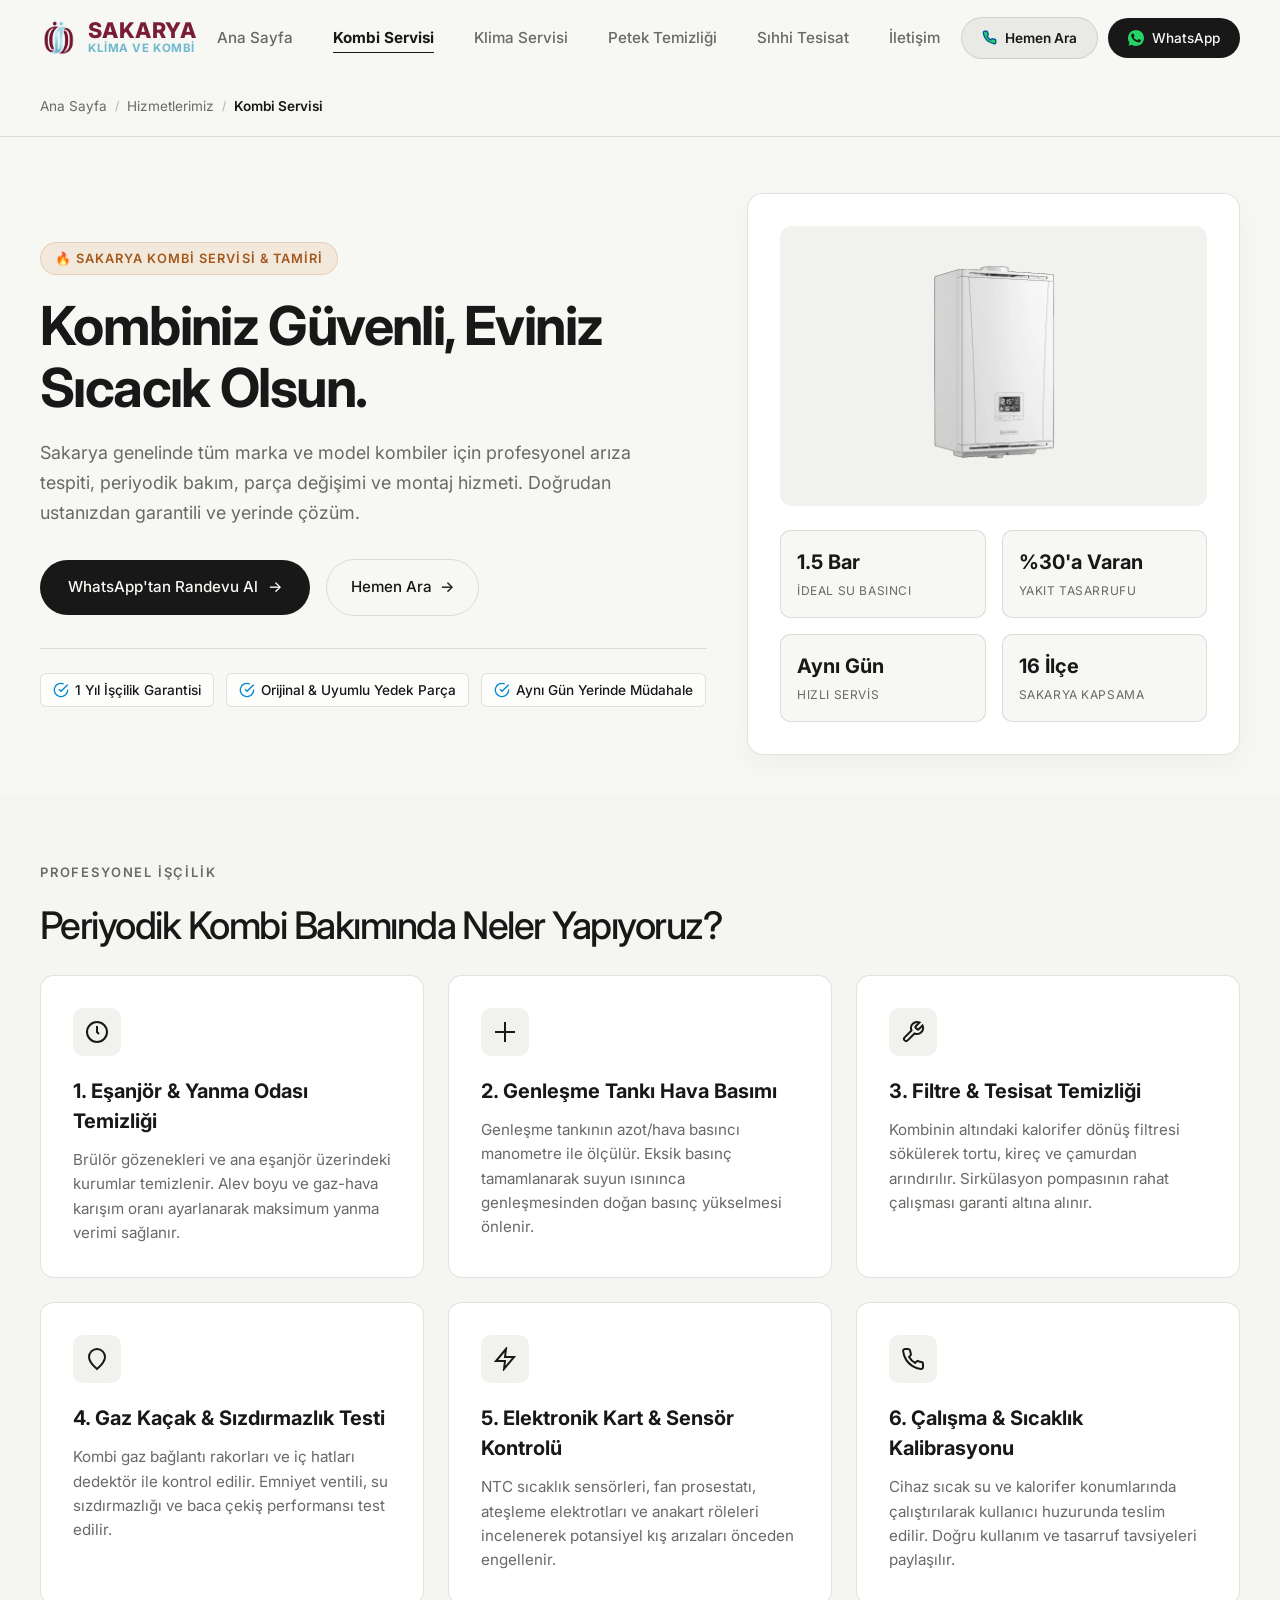
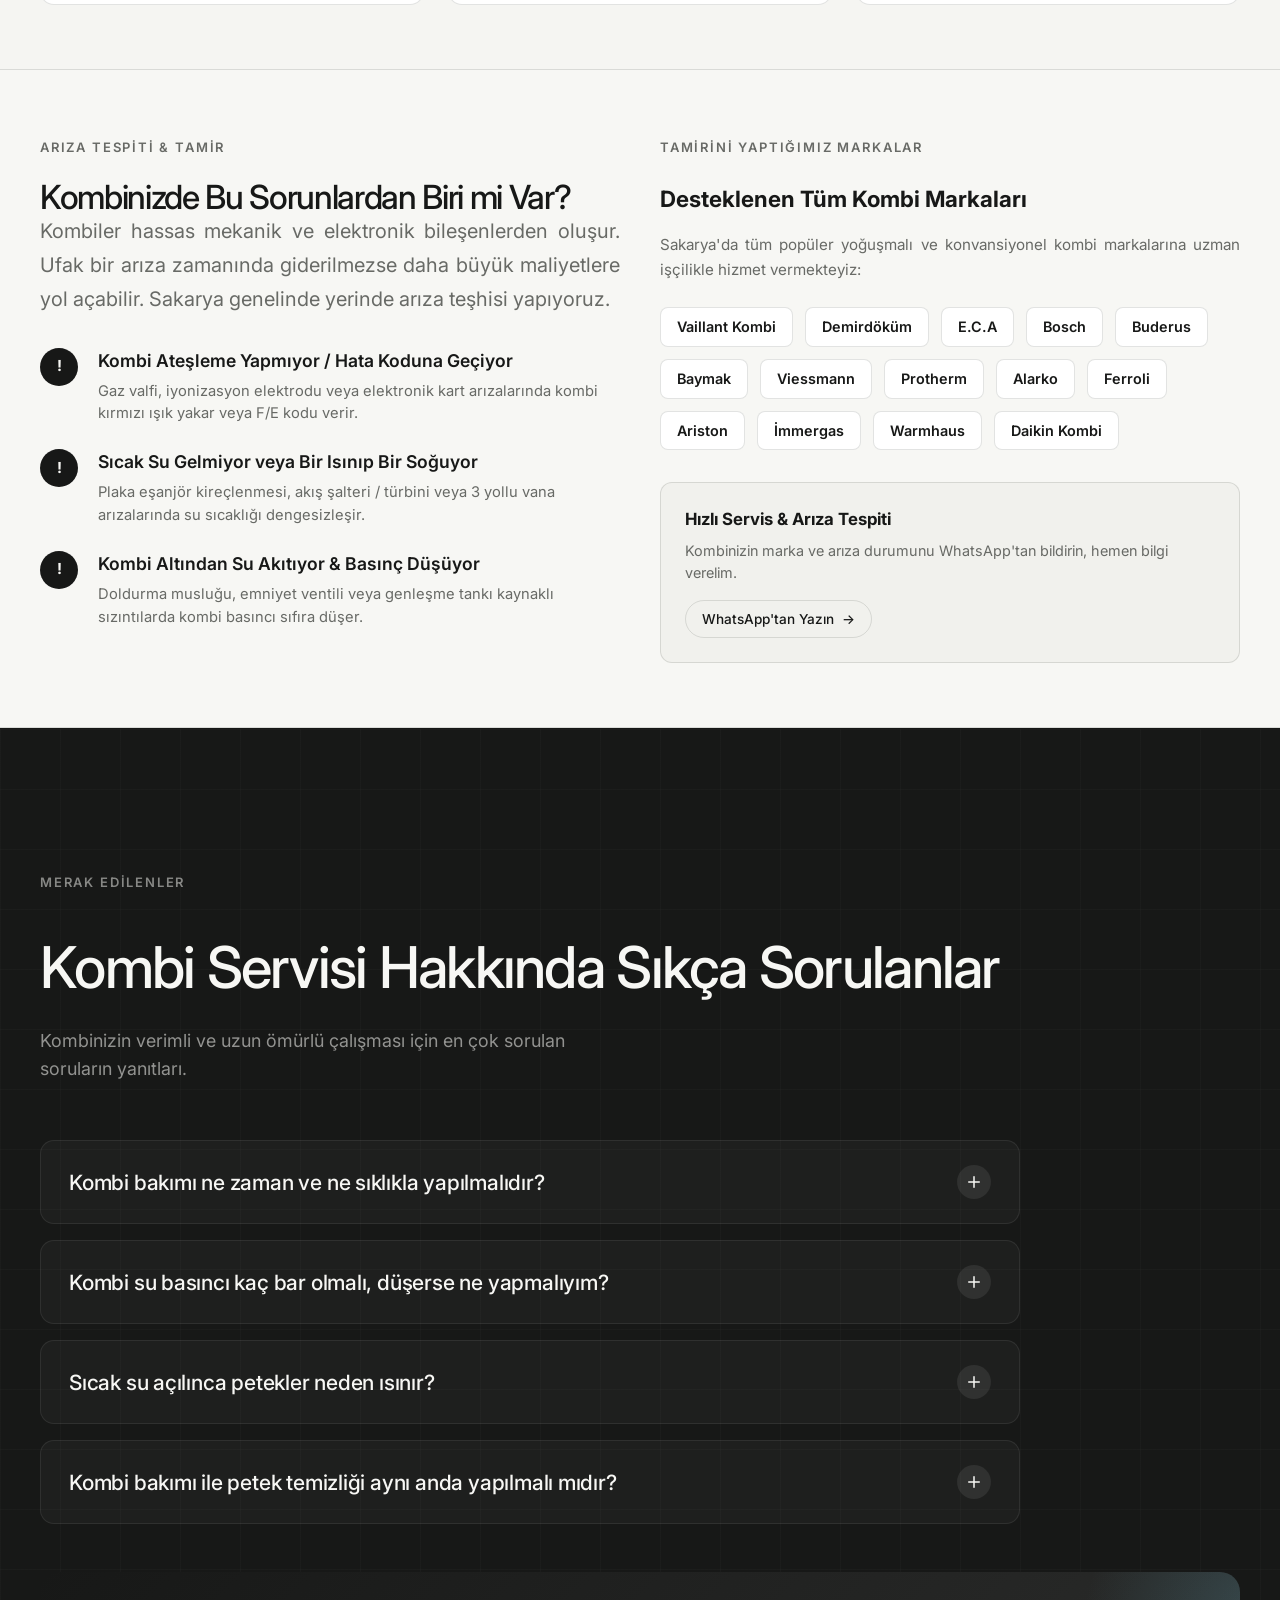
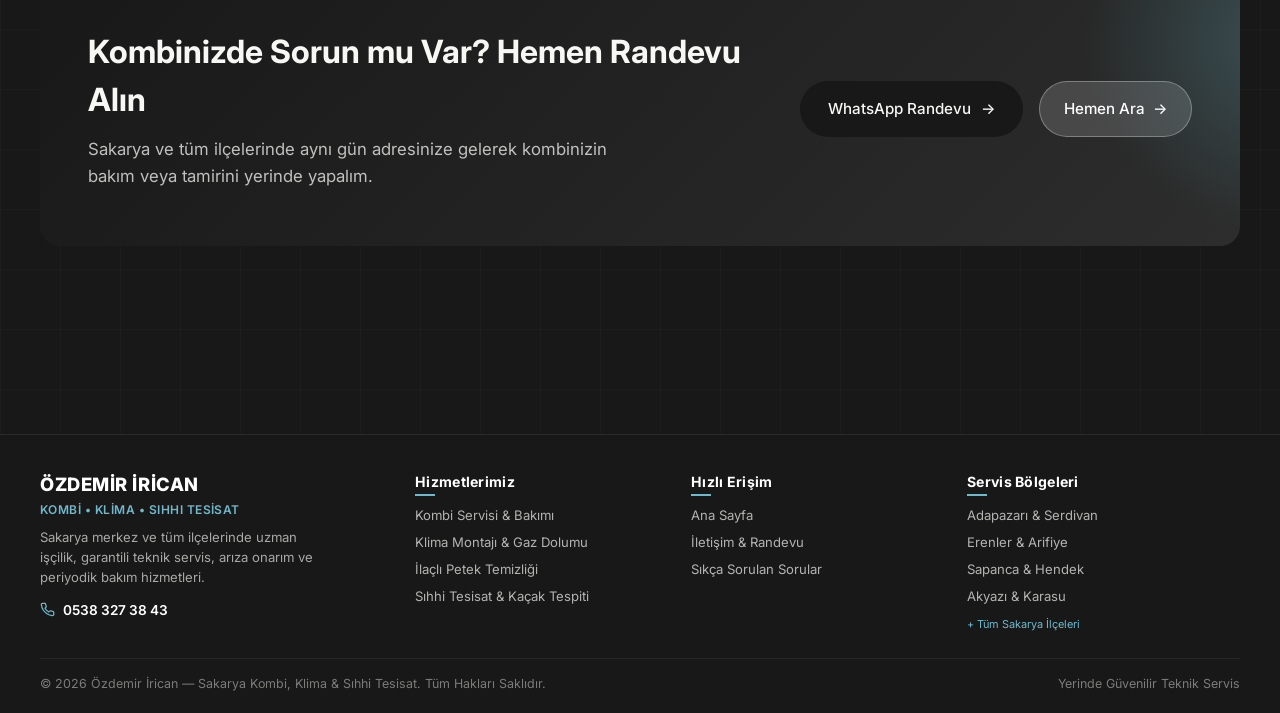
<file: kombi-servisi.html>
<!DOCTYPE html>
<html lang="tr">

<head>
  <meta charset="UTF-8" />
  <meta name="viewport" content="width=device-width, initial-scale=1.0" />
  <title>Sakarya Kombi Servisi | Tamir, Bakım & Montaj — Özdemir İrican</title>

  <meta name="description"
    content="Sakarya kombi servisi, periyodik kombi bakımı, kart tamiri, arıza onarımı ve montaj hizmetleri. Vaillant, Demirdöküm, E.C.A, Bosch, Buderus özel usta servisi." />
  <meta name="keywords"
    content="sakarya kombi servisi, sakarya kombi tamiri, sakarya kombi bakımı, adapazarı kombi servisi, serdivan kombi servisi, kombi montajı sakarya, vaillant kombi tamiri sakarya, demirdöküm kombi servisi sakarya, eca kombi ustası sakarya" />
  <meta name="author" content="Özdemir İrican" />
  <meta name="robots" content="index, follow" />

  <!-- Canonical URL -->
  <link rel="canonical" href="https://sakaryaklimakombi.com/kombi-servisi.html" />

  <!-- Open Graph -->
  <meta property="og:type" content="article" />
  <meta property="og:url" content="https://sakaryaklimakombi.com/kombi-servisi.html" />
  <meta property="og:title" content="Sakarya Kombi Servisi | Tamir, Bakım & Montaj — Özdemir İrican" />
  <meta property="og:description" content="Sakarya genelinde kombi bakımı, arıza onarımı, eşanjör temizliği, montaj ve petek ısınma çözümleri. Hızlı ve garantili usta desteği." />
  <meta property="og:image" content="https://sakaryaklimakombi.com/assets/images/kombi.webp" />
  <meta property="og:locale" content="tr_TR" />

  <!-- Twitter Card -->
  <meta name="twitter:card" content="summary_large_image" />
  <meta name="twitter:title" content="Sakarya Kombi Servisi | Özdemir İrican" />
  <meta name="twitter:description" content="Sakarya'da profesyonel kombi tamir, periyodik bakım ve montaj servisi." />
  <meta name="twitter:image" content="https://sakaryaklimakombi.com/assets/images/kombi.webp" />

  <link rel="preconnect" href="https://fonts.googleapis.com">
  <link rel="preconnect" href="https://fonts.gstatic.com" crossorigin>
  <link href="https://fonts.googleapis.com/css2?family=Inter:wght@400;500;600;700&display=swap" rel="stylesheet">

  <link rel="icon" type="image/png" href="assets/images/logo-icon.png" />
  <link rel="apple-touch-icon" href="assets/images/logo-icon.png" />

  <link rel="stylesheet" href="css/style.css" />

  <!-- Schema: BreadcrumbList -->
  <script type="application/ld+json">
  {
    "@context": "https://schema.org",
    "@type": "BreadcrumbList",
    "itemListElement": [
      {
        "@type": "ListItem",
        "position": 1,
        "name": "Ana Sayfa",
        "item": "https://sakaryaklimakombi.com/"
      },
      {
        "@type": "ListItem",
        "position": 2,
        "name": "Kombi Servisi",
        "item": "https://sakaryaklimakombi.com/kombi-servisi.html"
      }
    ]
  }
  </script>

  <!-- Schema: Service & HVACBusiness -->
  <script type="application/ld+json">
  {
    "@context": "https://schema.org",
    "@type": "Service",
    "serviceType": "Kombi Servisi, Bakımı ve Tamiri",
    "provider": {
      "@type": "HVACBusiness",
      "name": "Özdemir İrican — Sakarya Kombi Servisi",
      "telephone": "+905383273843",
      "url": "https://sakaryaklimakombi.com/",
      "address": {
        "@type": "PostalAddress",
        "addressLocality": "Adapazarı",
        "addressRegion": "Sakarya",
        "addressCountry": "TR"
      }
    },
    "areaServed": {
      "@type": "State",
      "name": "Sakarya"
    },
    "description": "Tüm marka kombilerin yıllık periyodik bakımı, arıza teşhisi, elektronik kart onarımı, eşanjör kireç temizliği ve montaj hizmetleri."
  }
  </script>

  <!-- Schema: FAQPage -->
  <script type="application/ld+json">
  {
    "@context": "https://schema.org",
    "@type": "FAQPage",
    "mainEntity": [
      {
        "@type": "Question",
        "name": "Kombi bakımı ne zaman ve ne sıklıkla yapılmalıdır?",
        "acceptedAnswer": {
          "@type": "Answer",
          "text": "Kombi bakımı yılda bir kez, tercihen kış mevsimi başlamadan önce (Eylül - Ekim aylarında) yapılmalıdır. Düzenli bakım cihazın verimini artırır, yakıt tüketimini %20-%30 oranında azaltır ve kış ortasında arıza riskini önler."
        }
      },
      {
        "@type": "Question",
        "name": "Kombi su basıncı neden sürekli düşer?",
        "acceptedAnswer": {
          "@type": "Answer",
          "text": "Kombi su basıncının sürekli düşmesi; kalorifer tesisatında gizli su kaçağı, kombi genleşme tankı havasının bitmesi veya membranın delinmesi, emniyet ventilinin damlatması ya da ana eşanjör çatlağından kaynaklanabilir."
        }
      },
      {
        "@type": "Question",
        "name": "Sıcak su açılınca petekler ısınıyor, sebebi nedir?",
        "acceptedAnswer": {
          "@type": "Answer",
          "text": "Bu arıza genellikle kombinin içindeki 3 yollu vana mekanizmasının veya motorunun arızalanması ve sıcak su konumunda kalorifer hattını tam kapatamamasından kaynaklanır. Parça revizyonu veya değişimi ile çözülür."
        }
      },
      {
        "@type": "Question",
        "name": "Hangi kombi markalarına tamir ve bakım hizmeti veriyorsunuz?",
        "acceptedAnswer": {
          "@type": "Answer",
          "text": "Sakarya ve ilçelerinde Vaillant, Demirdöküm, E.C.A, Bosch, Buderus, Baymak, Viessmann, Protherm, Alarko, Ferroli ve Ariston başta olmak üzere tüm hermetik ve yoğuşmalı kombi markalarına özel servis hizmeti sunmaktayız."
        }
      }
    ]
  }
  </script>
</head>

<body>

  <!-- Scroll Progress Bar -->
  <div class="scroll-progress"></div>

  <!-- Custom Cursor Follower (desktop) -->
  <div class="cursor-dot"></div>

  <!-- ===== HEADER ===== -->
  <header class="site-header" id="site-header">
    <a href="index.html" class="header-brand">
      <img src="assets/images/logo-icon.png" alt="Logo" class="brand-logo" />
      <div class="brand-text-wrapper">
        <span class="brand-title">SAKARYA</span>
        <span class="brand-subtitle">KLİMA VE KOMBİ</span>
      </div>
    </a>

    <nav class="header-nav">
      <a href="index.html" class="nav-link">Ana Sayfa</a>
      <a href="kombi-servisi.html" class="nav-link active">Kombi Servisi</a>
      <a href="klima-servisi.html" class="nav-link">Klima Servisi</a>
      <a href="petek-temizligi.html" class="nav-link">Petek Temizliği</a>
      <a href="tesisat.html" class="nav-link">Sıhhi Tesisat</a>
      <a href="iletisim.html" class="nav-link">İletişim</a>
    </nav>

    <div class="header-actions-group">
      <a href="tel:+905383273843" class="header-cta header-call-btn call-link">
        <svg viewBox="0 0 24 24" fill="none" stroke="currentColor" stroke-width="2.2" stroke-linecap="round" stroke-linejoin="round" style="width: 15px; height: 15px; stroke: #01579B;">
          <path d="M22 16.92v3a2 2 0 0 1-2.18 2 19.79 19.79 0 0 1-8.63-3.07 19.5 19.5 0 0 1-6-6 19.79 19.79 0 0 1-3.07-8.67A2 2 0 0 1 4.11 2h3a2 2 0 0 1 2 1.72 12.84 12.84 0 0 0 .7 2.81 2 2 0 0 1-.45 2.11L8.09 9.91a16 16 0 0 0 6 6l1.27-1.27a2 2 0 0 1 2.11-.45 12.84 12.84 0 0 0 2.81.7A2 2 0 0 1 22 16.92z" />
        </svg>
        <span>Hemen Ara</span>
      </a>

      <a href="#" class="header-cta whatsapp-link">
        <svg viewBox="0 0 32 32" xmlns="http://www.w3.org/2000/svg">
          <path
            d="M16.004 0h-.008C7.174 0 0 7.176 0 16.004c0 3.5 1.128 6.744 3.046 9.378L1.054 31.29l6.118-1.958a15.923 15.923 0 008.832 2.666C24.826 31.998 32 24.822 32 15.996 32 7.172 24.826 0 16.004 0zm9.53 22.61c-.4 1.128-2.348 2.156-3.278 2.228-.876.066-1.694.396-5.696-1.184-4.846-1.912-7.926-6.87-8.166-7.19-.238-.32-1.95-2.594-1.95-4.948 0-2.354 1.234-3.51 1.672-3.992.44-.48.958-.602 1.278-.602.318 0 .638.002.918.016.294.016.69-.112 1.078.824.4.958 1.356 3.308 1.476 3.548.12.24.198.52.04.838-.16.32-.24.52-.478.798-.24.28-.504.624-.718.838-.24.24-.49.498-.21.978.28.48 1.242 2.052 2.668 3.322 1.834 1.634 3.38 2.14 3.86 2.38.48.24.76.2 1.04-.12.28-.32 1.198-1.394 1.518-1.874.318-.48.638-.398 1.078-.238.44.16 2.794 1.318 3.274 1.558.478.24.798.358.918.558.12.198.12 1.154-.28 2.282z" />
        </svg>
        <span>WhatsApp</span>
      </a>
    </div>

    <!-- Mobile Hamburger Toggle Button -->
    <button class="mobile-menu-toggle" id="mobile-menu-toggle" aria-label="Menüyü Aç">
      <span></span>
      <span></span>
      <span></span>
    </button>
  </header>

  <!-- Mobile Drawer Menu Overlay -->
  <div class="mobile-menu-drawer" id="mobile-menu-drawer">
    <div class="mobile-menu-header">
      <a href="index.html" class="header-brand">
        <img src="assets/images/logo-icon.png" alt="Logo" class="brand-logo" />
        <div class="brand-text-wrapper">
          <span class="brand-title">SAKARYA</span>
          <span class="brand-subtitle">KLİMA VE KOMBİ</span>
        </div>
      </a>
      <button class="mobile-menu-close" id="mobile-menu-close" aria-label="Kapat">&times;</button>
    </div>
    <nav class="mobile-nav-links">
      <a href="index.html" class="mobile-nav-link">Ana Sayfa</a>
      <a href="kombi-servisi.html" class="mobile-nav-link active">Kombi Servisi</a>
      <a href="klima-servisi.html" class="mobile-nav-link">Klima Servisi</a>
      <a href="petek-temizligi.html" class="mobile-nav-link">Petek Temizliği</a>
      <a href="tesisat.html" class="mobile-nav-link">Sıhhi Tesisat</a>
      <a href="iletisim.html" class="mobile-nav-link">İletişim & Randevu</a>
    </nav>
    <div class="mobile-menu-footer">
      <a href="tel:+905383273843" class="btn-primary call-link" style="width: 100%; justify-content: center;">
        <span>Hemen Ara</span>
      </a>
    </div>
  </div>

  <!-- Breadcrumb Navigation -->
  <div class="breadcrumb-wrapper">
    <div class="container">
      <ul class="breadcrumb-list">
        <li class="breadcrumb-item"><a href="index.html">Ana Sayfa</a></li>
        <li class="breadcrumb-separator">/</li>
        <li class="breadcrumb-item"><a href="index.html#hizmetler">Hizmetlerimiz</a></li>
        <li class="breadcrumb-separator">/</li>
        <li class="breadcrumb-item current">Kombi Servisi</li>
      </ul>
    </div>
  </div>

  <main>
    <!-- ===== SUBPAGE HERO ===== -->
    <section class="page-hero">
      <div class="container">
        <div class="page-hero-grid">
          <div>
            <span class="page-badge kombi">🔥 Sakarya Kombi Servisi & Tamiri</span>
            <h1 class="page-hero-title">Kombiniz Güvenli, Eviniz Sıcacık Olsun.</h1>
            <p class="page-hero-subtitle">
              Sakarya genelinde tüm marka ve model kombiler için profesyonel arıza tespiti, periyodik bakım, parça değişimi ve montaj hizmeti. Doğrudan ustanızdan garantili ve yerinde çözüm.
            </p>
            <div class="page-hero-actions">
              <a href="#" class="btn-primary whatsapp-link">
                <span>WhatsApp'tan Randevu Al</span>
                <span class="arrow">→</span>
              </a>
              <a href="tel:+905383273843" class="btn-secondary call-link">
                <span>Hemen Ara</span>
                <span class="arrow">→</span>
              </a>
            </div>

            <div class="page-trust-pills">
              <div class="trust-pill">
                <svg viewBox="0 0 24 24" fill="none" stroke="currentColor" stroke-width="2"><path d="M22 11.08V12a10 10 0 1 1-5.93-9.14"></path><polyline points="22 4 12 14.01 9 11.01"></polyline></svg>
                <span>1 Yıl İşçilik Garantisi</span>
              </div>
              <div class="trust-pill">
                <svg viewBox="0 0 24 24" fill="none" stroke="currentColor" stroke-width="2"><path d="M22 11.08V12a10 10 0 1 1-5.93-9.14"></path><polyline points="22 4 12 14.01 9 11.01"></polyline></svg>
                <span>Orijinal & Uyumlu Yedek Parça</span>
              </div>
              <div class="trust-pill">
                <svg viewBox="0 0 24 24" fill="none" stroke="currentColor" stroke-width="2"><path d="M22 11.08V12a10 10 0 1 1-5.93-9.14"></path><polyline points="22 4 12 14.01 9 11.01"></polyline></svg>
                <span>Aynı Gün Yerinde Müdahale</span>
              </div>
            </div>
          </div>

          <div class="page-hero-card">
            <img src="assets/images/kombi.webp" alt="Sakarya Kombi Servisi" class="page-hero-card-img" />
            <div class="page-quick-stats">
              <div class="quick-stat-box">
                <span class="stat-val">1.5 Bar</span>
                <span class="stat-lbl">İdeal Su Basıncı</span>
              </div>
              <div class="quick-stat-box">
                <span class="stat-val">%30'a Varan</span>
                <span class="stat-lbl">Yakıt Tasarrufu</span>
              </div>
              <div class="quick-stat-box">
                <span class="stat-val">Aynı Gün</span>
                <span class="stat-lbl">Hızlı Servis</span>
              </div>
              <div class="quick-stat-box">
                <span class="stat-val">16 İlçe</span>
                <span class="stat-lbl">Sakarya Kapsama</span>
              </div>
            </div>
          </div>
        </div>
      </div>
    </section>

    <!-- ===== KOMBİ BAKIM ADIMLARI ===== -->
    <section class="detail-section alt-bg">
      <div class="container">
        <span class="section-label">PROFESYONEL İŞÇİLİK</span>
        <h2 class="intro-title" style="font-size: clamp(26px, 3vw, 38px); margin-bottom: 2rem;">
          Periyodik Kombi Bakımında Neler Yapıyoruz?
        </h2>

        <div class="detail-grid-3">
          <div class="detail-card">
            <div class="detail-card-icon">
              <svg viewBox="0 0 24 24" fill="none" stroke="currentColor" stroke-width="2"><circle cx="12" cy="12" r="10"></circle><polyline points="12 6 12 12 14 14"></polyline></svg>
            </div>
            <h3 class="detail-card-title">1. Eşanjör & Yanma Odası Temizliği</h3>
            <p class="detail-card-text">
              Brülör gözenekleri ve ana eşanjör üzerindeki kurumlar temizlenir. Alev boyu ve gaz-hava karışım oranı ayarlanarak maksimum yanma verimi sağlanır.
            </p>
          </div>

          <div class="detail-card">
            <div class="detail-card-icon">
              <svg viewBox="0 0 24 24" fill="none" stroke="currentColor" stroke-width="2"><path d="M12 2v20M2 12h20"></path></svg>
            </div>
            <h3 class="detail-card-title">2. Genleşme Tankı Hava Basımı</h3>
            <p class="detail-card-text">
              Genleşme tankının azot/hava basıncı manometre ile ölçülür. Eksik basınç tamamlanarak suyun ısınınca genleşmesinden doğan basınç yükselmesi önlenir.
            </p>
          </div>

          <div class="detail-card">
            <div class="detail-card-icon">
              <svg viewBox="0 0 24 24" fill="none" stroke="currentColor" stroke-width="2"><path d="M14.7 6.3a1 1 0 0 0 0 1.4l1.6 1.6a1 1 0 0 0 1.4 0l3.77-3.77a6 6 0 0 1-7.94 7.94l-6.91 6.91a2.12 2.12 0 0 1-3-3l6.91-6.91a6 6 0 0 1 7.94-7.94l-3.76 3.76z"></path></svg>
            </div>
            <h3 class="detail-card-title">3. Filtre & Tesisat Temizliği</h3>
            <p class="detail-card-text">
              Kombinin altındaki kalorifer dönüş filtresi sökülerek tortu, kireç ve çamurdan arındırılır. Sirkülasyon pompasının rahat çalışması garanti altına alınır.
            </p>
          </div>

          <div class="detail-card">
            <div class="detail-card-icon">
              <svg viewBox="0 0 24 24" fill="none" stroke="currentColor" stroke-width="2"><path d="M12 2a8 8 0 0 0-8 8c0 5.25 8 12 8 12s8-6.75 8-12a8 8 0 0 0-8-8z"></path></svg>
            </div>
            <h3 class="detail-card-title">4. Gaz Kaçak & Sızdırmazlık Testi</h3>
            <p class="detail-card-text">
              Kombi gaz bağlantı rakorları ve iç hatları dedektör ile kontrol edilir. Emniyet ventili, su sızdırmazlığı ve baca çekiş performansı test edilir.
            </p>
          </div>

          <div class="detail-card">
            <div class="detail-card-icon">
              <svg viewBox="0 0 24 24" fill="none" stroke="currentColor" stroke-width="2"><polygon points="13 2 3 14 12 14 11 22 21 10 12 10 13 2"></polygon></svg>
            </div>
            <h3 class="detail-card-title">5. Elektronik Kart & Sensör Kontrolü</h3>
            <p class="detail-card-text">
              NTC sıcaklık sensörleri, fan prosestatı, ateşleme elektrotları ve anakart röleleri incelenerek potansiyel kış arızaları önceden engellenir.
            </p>
          </div>

          <div class="detail-card">
            <div class="detail-card-icon">
              <svg viewBox="0 0 24 24" fill="none" stroke="currentColor" stroke-width="2"><path d="M22 16.92v3a2 2 0 0 1-2.18 2 19.79 19.79 0 0 1-8.63-3.07 19.5 19.5 0 0 1-6-6 19.79 19.79 0 0 1-3.07-8.67A2 2 0 0 1 4.11 2h3a2 2 0 0 1 2 1.72 12.84 12.84 0 0 0 .7 2.81 2 2 0 0 1-.45 2.11L8.09 9.91a16 16 0 0 0 6 6l1.27-1.27a2 2 0 0 1 2.11-.45 12.84 12.84 0 0 0 2.81.7A2 2 0 0 1 22 16.92z"></path></svg>
            </div>
            <h3 class="detail-card-title">6. Çalışma & Sıcaklık Kalibrasyonu</h3>
            <p class="detail-card-text">
              Cihaz sıcak su ve kalorifer konumlarında çalıştırılarak kullanıcı huzurunda teslim edilir. Doğru kullanım ve tasarruf tavsiyeleri paylaşılır.
            </p>
          </div>
        </div>
      </div>
    </section>

    <!-- ===== SIK KARŞILAŞILAN KOMBİ ARIZALARI ===== -->
    <section class="detail-section">
      <div class="container">
        <div class="detail-grid-2">
          <div>
            <span class="section-label">ARIZA TESPİTİ & TAMİR</span>
            <h2 class="intro-title" style="font-size: clamp(24px, 2.6vw, 36px);">
              Kombinizde Bu Sorunlardan Biri mi Var?
            </h2>
            <p class="body-text" style="margin-bottom: 2rem;">
              Kombiler hassas mekanik ve elektronik bileşenlerden oluşur. Ufak bir arıza zamanında giderilmezse daha büyük maliyetlere yol açabilir. Sakarya genelinde yerinde arıza teşhisi yapıyoruz.
            </p>

            <div class="step-list">
              <div class="step-item">
                <div class="step-number">!</div>
                <div class="step-body">
                  <h4>Kombi Ateşleme Yapmıyor / Hata Koduna Geçiyor</h4>
                  <p>Gaz valfi, iyonizasyon elektrodu veya elektronik kart arızalarında kombi kırmızı ışık yakar veya F/E kodu verir.</p>
                </div>
              </div>
              <div class="step-item">
                <div class="step-number">!</div>
                <div class="step-body">
                  <h4>Sıcak Su Gelmiyor veya Bir Isınıp Bir Soğuyor</h4>
                  <p>Plaka eşanjör kireçlenmesi, akış şalteri / türbini veya 3 yollu vana arızalarında su sıcaklığı dengesizleşir.</p>
                </div>
              </div>
              <div class="step-item">
                <div class="step-number">!</div>
                <div class="step-body">
                  <h4>Kombi Altından Su Akıtıyor & Basınç Düşüyor</h4>
                  <p>Doldurma musluğu, emniyet ventili veya genleşme tankı kaynaklı sızıntılarda kombi basıncı sıfıra düşer.</p>
                </div>
              </div>
            </div>
          </div>

          <div>
            <span class="section-label">TAMİRİNİ YAPTIĞIMIZ MARKALAR</span>
            <h3 style="font-size: 1.4rem; font-weight: 700; margin-bottom: 1rem;">Desteklenen Tüm Kombi Markaları</h3>
            <p class="body-text" style="font-size: 0.95rem; margin-bottom: 1.5rem;">
              Sakarya'da tüm popüler yoğuşmalı ve konvansiyonel kombi markalarına uzman işçilikle hizmet vermekteyiz:
            </p>

            <div class="brand-cloud">
              <span class="brand-badge">Vaillant Kombi</span>
              <span class="brand-badge">Demirdöküm</span>
              <span class="brand-badge">E.C.A</span>
              <span class="brand-badge">Bosch</span>
              <span class="brand-badge">Buderus</span>
              <span class="brand-badge">Baymak</span>
              <span class="brand-badge">Viessmann</span>
              <span class="brand-badge">Protherm</span>
              <span class="brand-badge">Alarko</span>
              <span class="brand-badge">Ferroli</span>
              <span class="brand-badge">Ariston</span>
              <span class="brand-badge">İmmergas</span>
              <span class="brand-badge">Warmhaus</span>
              <span class="brand-badge">Daikin Kombi</span>
            </div>

            <div style="margin-top: 2rem; background: var(--snow-soft); padding: 1.5rem; border-radius: 12px; border: 1px solid var(--line);">
              <h4 style="font-weight: 700; margin-bottom: 0.5rem; font-size: 1.05rem;">Hızlı Servis & Arıza Tespiti</h4>
              <p style="font-size: 0.9rem; color: var(--muted); margin-bottom: 1rem;">
                Kombinizin marka ve arıza durumunu WhatsApp'tan bildirin, hemen bilgi verelim.
              </p>
              <a href="#" class="btn-secondary whatsapp-link" style="font-size: 0.85rem; padding: 8px 16px;">
                <span>WhatsApp'tan Yazın</span>
                <span class="arrow">→</span>
              </a>
            </div>
          </div>
        </div>
      </div>
    </section>

    <!-- ===== KOMBİ SSS ACCORDION ===== -->
    <section class="faq-section" id="sss">
      <div class="container">
        <div class="faq-header">
          <span class="section-label">MERAK EDİLENLER</span>
          <h2 class="faq-title">Kombi Servisi Hakkında Sıkça Sorulanlar</h2>
          <p class="faq-subtitle">Kombinizin verimli ve uzun ömürlü çalışması için en çok sorulan soruların yanıtları.</p>
        </div>

        <div class="faq-accordion-wrapper">
          <div class="faq-item">
            <button class="faq-trigger" aria-expanded="false">
              <span class="faq-question">Kombi bakımı ne zaman ve ne sıklıkla yapılmalıdır?</span>
              <span class="faq-icon"><svg viewBox="0 0 24 24" fill="none" stroke="currentColor" stroke-width="2"><path d="M12 5v14M5 12h14" stroke-linecap="round" stroke-linejoin="round"/></svg></span>
            </button>
            <div class="faq-content">
              <div class="faq-content-inner">
                <p>Kombi bakımı yılda 1 kez kış öncesi (Eylül-Ekim) yapılmalıdır. Düzenli bakım cihaz ömrünü uzatır, %20-%30 doğalgaz tasarrufu sağlar ve kış ortasında büyük arıza çıkmasını önler.</p>
              </div>
            </div>
          </div>

          <div class="faq-item">
            <button class="faq-trigger" aria-expanded="false">
              <span class="faq-question">Kombi su basıncı kaç bar olmalı, düşerse ne yapmalıyım?</span>
              <span class="faq-icon"><svg viewBox="0 0 24 24" fill="none" stroke="currentColor" stroke-width="2"><path d="M12 5v14M5 12h14" stroke-linecap="round" stroke-linejoin="round"/></svg></span>
            </button>
            <div class="faq-content">
              <div class="faq-content-inner">
                <p>İdeal su basıncı 1.5 bardır (1.2 ile 1.8 arası normaldir). 1 barın altına düştüğünde kombinin altındaki doldurma musluğu açılarak 1.5 bara getirilmelidir. Çok sık düşüyorsa genleşme tankı veya su kaçağı kontrol edilmelidir.</p>
              </div>
            </div>
          </div>

          <div class="faq-item">
            <button class="faq-trigger" aria-expanded="false">
              <span class="faq-question">Sıcak su açılınca petekler neden ısınır?</span>
              <span class="faq-icon"><svg viewBox="0 0 24 24" fill="none" stroke="currentColor" stroke-width="2"><path d="M12 5v14M5 12h14" stroke-linecap="round" stroke-linejoin="round"/></svg></span>
            </button>
            <div class="faq-content">
              <div class="faq-content-inner">
                <p>Bu problem kombi içindeki 3 yollu vana mekanizmasının contalarının aşınması veya motor arızasından kaynaklanır. 3 yollu vana tamiri veya değişimi ile sorun kalıcı olarak çözülür.</p>
              </div>
            </div>
          </div>

          <div class="faq-item">
            <button class="faq-trigger" aria-expanded="false">
              <span class="faq-question">Kombi bakımı ile petek temizliği aynı anda yapılmalı mıdır?</span>
              <span class="faq-icon"><svg viewBox="0 0 24 24" fill="none" stroke="currentColor" stroke-width="2"><path d="M12 5v14M5 12h14" stroke-linecap="round" stroke-linejoin="round"/></svg></span>
            </button>
            <div class="faq-content">
              <div class="faq-content-inner">
                <p>Evet, özellikle 2 yılı aşkın süredir petek temizliği yapılmamışsa, kombi bakımı ile birlikte makineli ilaçlı petek temizliği yapılması ısınma verimini en üst seviyeye taşır.</p>
              </div>
            </div>
          </div>
        </div>

        <!-- CTA Banner -->
        <div class="service-cta-banner">
          <div class="cta-banner-content">
            <h3>Kombinizde Sorun mu Var? Hemen Randevu Alın</h3>
            <p>Sakarya ve tüm ilçelerinde aynı gün adresinize gelerek kombinizin bakım veya tamirini yerinde yapalım.</p>
          </div>
          <div class="cta-banner-actions">
            <a href="#" class="btn-primary whatsapp-link">
              <span>WhatsApp Randevu</span>
              <span class="arrow">→</span>
            </a>
            <a href="tel:+905383273843" class="btn-secondary call-link" style="background: rgba(255,255,255,0.15); color: #fff; border-color: rgba(255,255,255,0.3);">
              <span>Hemen Ara</span>
              <span class="arrow">→</span>
            </a>
          </div>
        </div>
      </div>
    </section>
  </main>

  <!-- ===== FOOTER ===== -->
  <footer class="site-footer">
    <div class="container">
      <div class="footer-grid">
        <div class="footer-col-brand">
          <div class="footer-brand-title">ÖZDEMİR İRİCAN</div>
          <div class="footer-brand-sub">KOMBİ • KLİMA • SIHHI TESİSAT</div>
          <p class="footer-brand-desc">
            Sakarya merkez ve tüm ilçelerinde uzman işçilik, garantili teknik servis, arıza onarım ve periyodik bakım hizmetleri.
          </p>
          <div class="footer-contact-item">
            <svg viewBox="0 0 24 24" fill="none" stroke="currentColor" stroke-width="2">
              <path d="M22 16.92v3a2 2 0 0 1-2.18 2 19.79 19.79 0 0 1-8.63-3.07 19.5 19.5 0 0 1-6-6 19.79 19.79 0 0 1-3.07-8.67A2 2 0 0 1 4.11 2h3a2 2 0 0 1 2 1.72 12.84 12.84 0 0 0 .7 2.81 2 2 0 0 1-.45 2.11L8.09 9.91a16 16 0 0 0 6 6l1.27-1.27a2 2 0 0 1 2.11-.45 12.84 12.84 0 0 0 2.81.7A2 2 0 0 1 22 16.92z" />
            </svg>
            <a href="tel:+905383273843" class="phone-display-text" style="color: #ffffff; font-weight: 600;">0538 327 38 43</a>
          </div>
        </div>

        <div class="footer-col">
          <h4 class="footer-col-title">Hizmetlerimiz</h4>
          <ul class="footer-links-list">
            <li><a href="kombi-servisi.html">Kombi Servisi & Bakımı</a></li>
            <li><a href="klima-servisi.html">Klima Montajı & Gaz Dolumu</a></li>
            <li><a href="petek-temizligi.html">İlaçlı Petek Temizliği</a></li>
            <li><a href="tesisat.html">Sıhhi Tesisat & Kaçak Tespiti</a></li>
          </ul>
        </div>

        <div class="footer-col">
          <h4 class="footer-col-title">Hızlı Erişim</h4>
          <ul class="footer-links-list">
            <li><a href="index.html">Ana Sayfa</a></li>
            <li><a href="iletisim.html">İletişim & Randevu</a></li>
            <li><a href="#sss">Sıkça Sorulan Sorular</a></li>
          </ul>
        </div>

        <div class="footer-col">
          <h4 class="footer-col-title">Servis Bölgeleri</h4>
          <ul class="footer-links-list">
            <li><span>Adapazarı & Serdivan</span></li>
            <li><span>Erenler & Arifiye</span></li>
            <li><span>Sapanca & Hendek</span></li>
            <li><span>Akyazı & Karasu</span></li>
            <li><small style="color: #6EB9CE;">+ Tüm Sakarya İlçeleri</small></li>
          </ul>
        </div>
      </div>

      <div class="footer-bottom-bar">
        <div>
          © <span id="current-year">2026</span> Özdemir İrican — Sakarya Kombi, Klima & Sıhhi Tesisat. Tüm Hakları Saklıdır.
        </div>
        <div>
          <span>Yerinde Güvenilir Teknik Servis</span>
        </div>
      </div>
    </div>
  </footer>

  <!-- ===== FLOATING ACTION BUTTONS ===== -->
  <div class="floating-actions-wrapper">
    <a href="tel:+905383273843" class="call-floating call-link" aria-label="Hemen Ara">
      <svg viewBox="0 0 24 24" fill="none" stroke="currentColor" stroke-width="2.5" stroke-linecap="round" stroke-linejoin="round">
        <path d="M22 16.92v3a2 2 0 0 1-2.18 2 19.79 19.79 0 0 1-8.63-3.07 19.5 19.5 0 0 1-6-6 19.79 19.79 0 0 1-3.07-8.67A2 2 0 0 1 4.11 2h3a2 2 0 0 1 2 1.72 12.84 12.84 0 0 0 .7 2.81 2 2 0 0 1-.45 2.11L8.09 9.91a16 16 0 0 0 6 6l1.27-1.27a2 2 0 0 1 2.11-.45 12.84 12.84 0 0 0 2.81.7A2 2 0 0 1 22 16.92z" />
      </svg>
      <span class="label-text">Hemen Ara</span>
    </a>

    <a href="#" class="whatsapp-floating whatsapp-link" aria-label="WhatsApp üzerinden iletişime geç">
      <svg viewBox="0 0 32 32" xmlns="http://www.w3.org/2000/svg">
        <path
          d="M16.004 0h-.008C7.174 0 0 7.176 0 16.004c0 3.5 1.128 6.744 3.046 9.378L1.054 31.29l6.118-1.958a15.923 15.923 0 008.832 2.666C24.826 31.998 32 24.822 32 15.996 32 7.172 24.826 0 16.004 0zm9.53 22.61c-.4 1.128-2.348 2.156-3.278 2.228-.876.066-1.694.396-5.696-1.184-4.846-1.912-7.926-6.87-8.166-7.19-.238-.32-1.95-2.594-1.95-4.948 0-2.354 1.234-3.51 1.672-3.992.44-.48.958-.602 1.278-.602.318 0 .638.002.918.016.294.016.69-.112 1.078.824.4.958 1.356 3.308 1.476 3.548.12.24.198.52.04.838-.16.32-.24.52-.478.798-.24.28-.504.624-.718.838-.24.24-.49.498-.21.978.28.48 1.242 2.052 2.668 3.322 1.834 1.634 3.38 2.14 3.86 2.38.48.24.76.2 1.04-.12.28-.32 1.198-1.394 1.518-1.874.318-.48.638-.398 1.078-.238.44.16 2.794 1.318 3.274 1.558.478.24.798.358.918.558.12.198.12 1.154-.28 2.282z" />
      </svg>
      <span class="label-text">WhatsApp</span>
    </a>
  </div>

  <script src="js/main.js"></script>
</body>

</html>
</file>
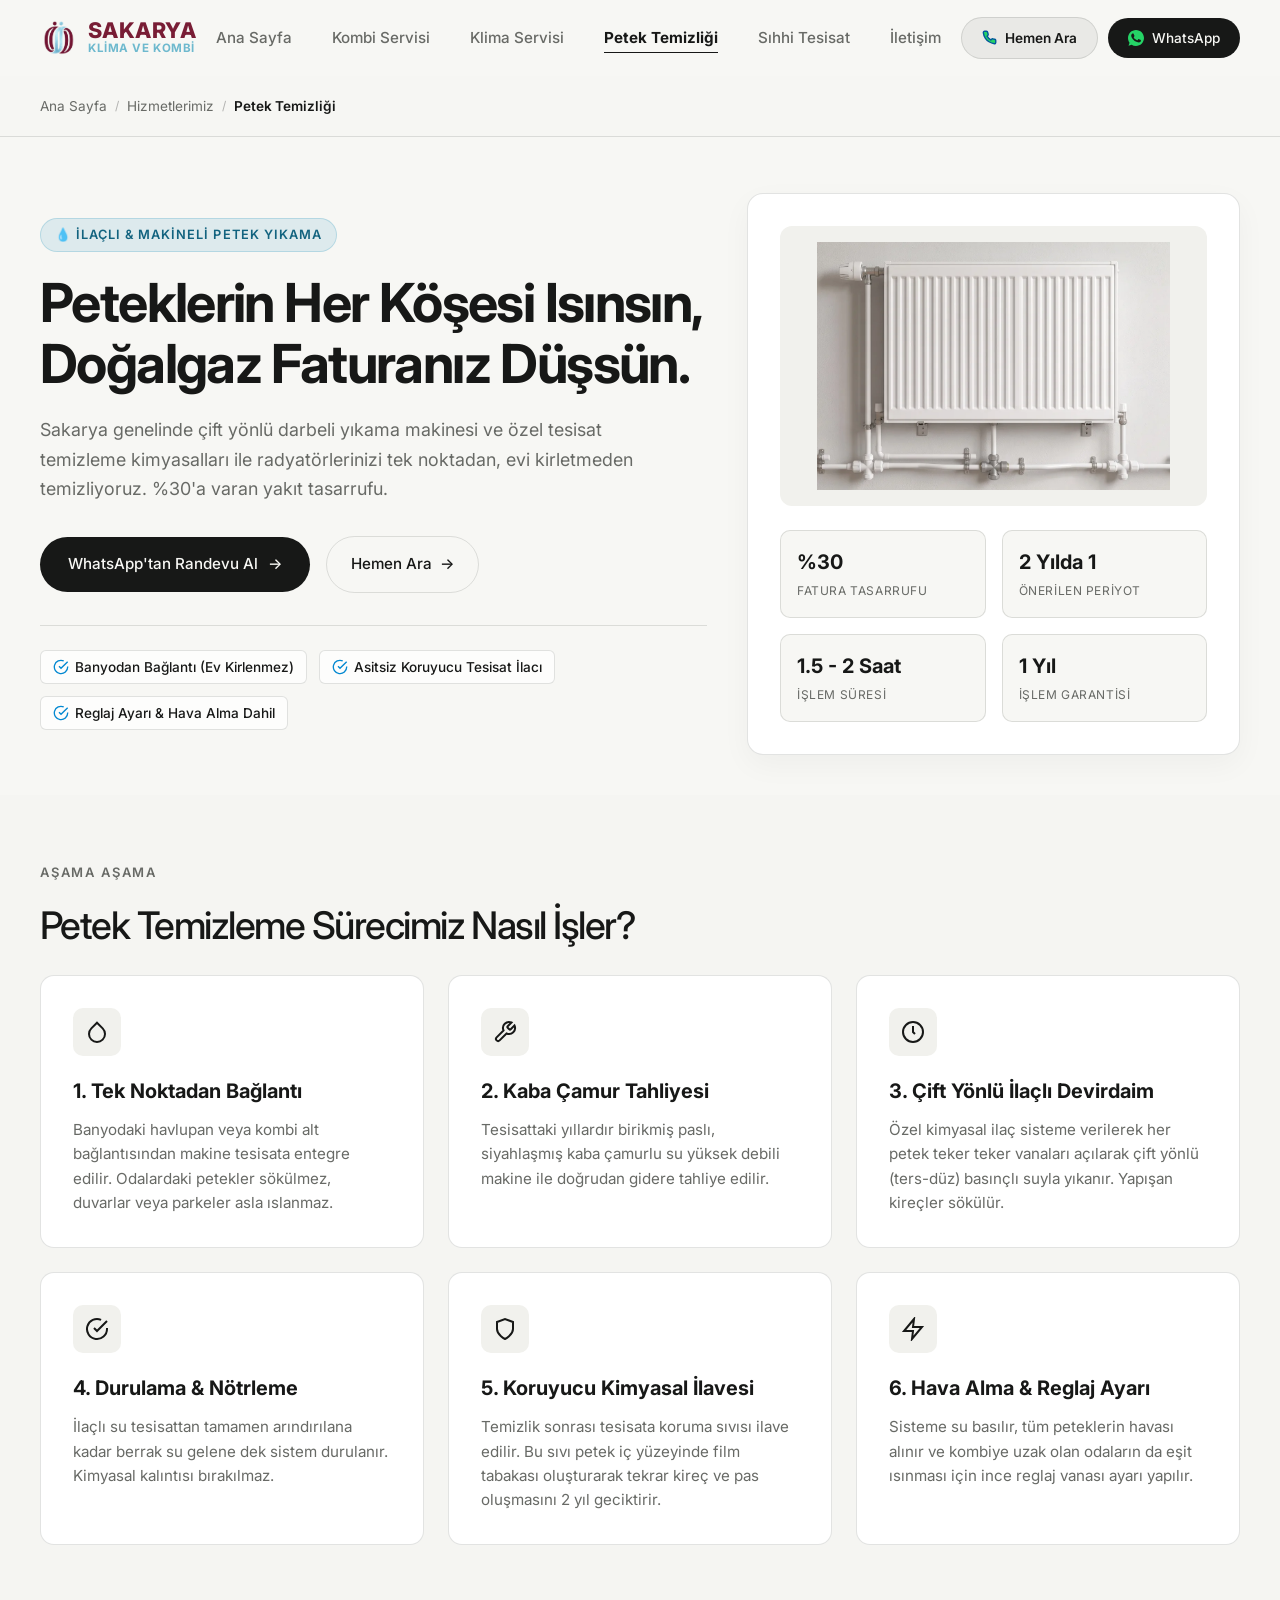
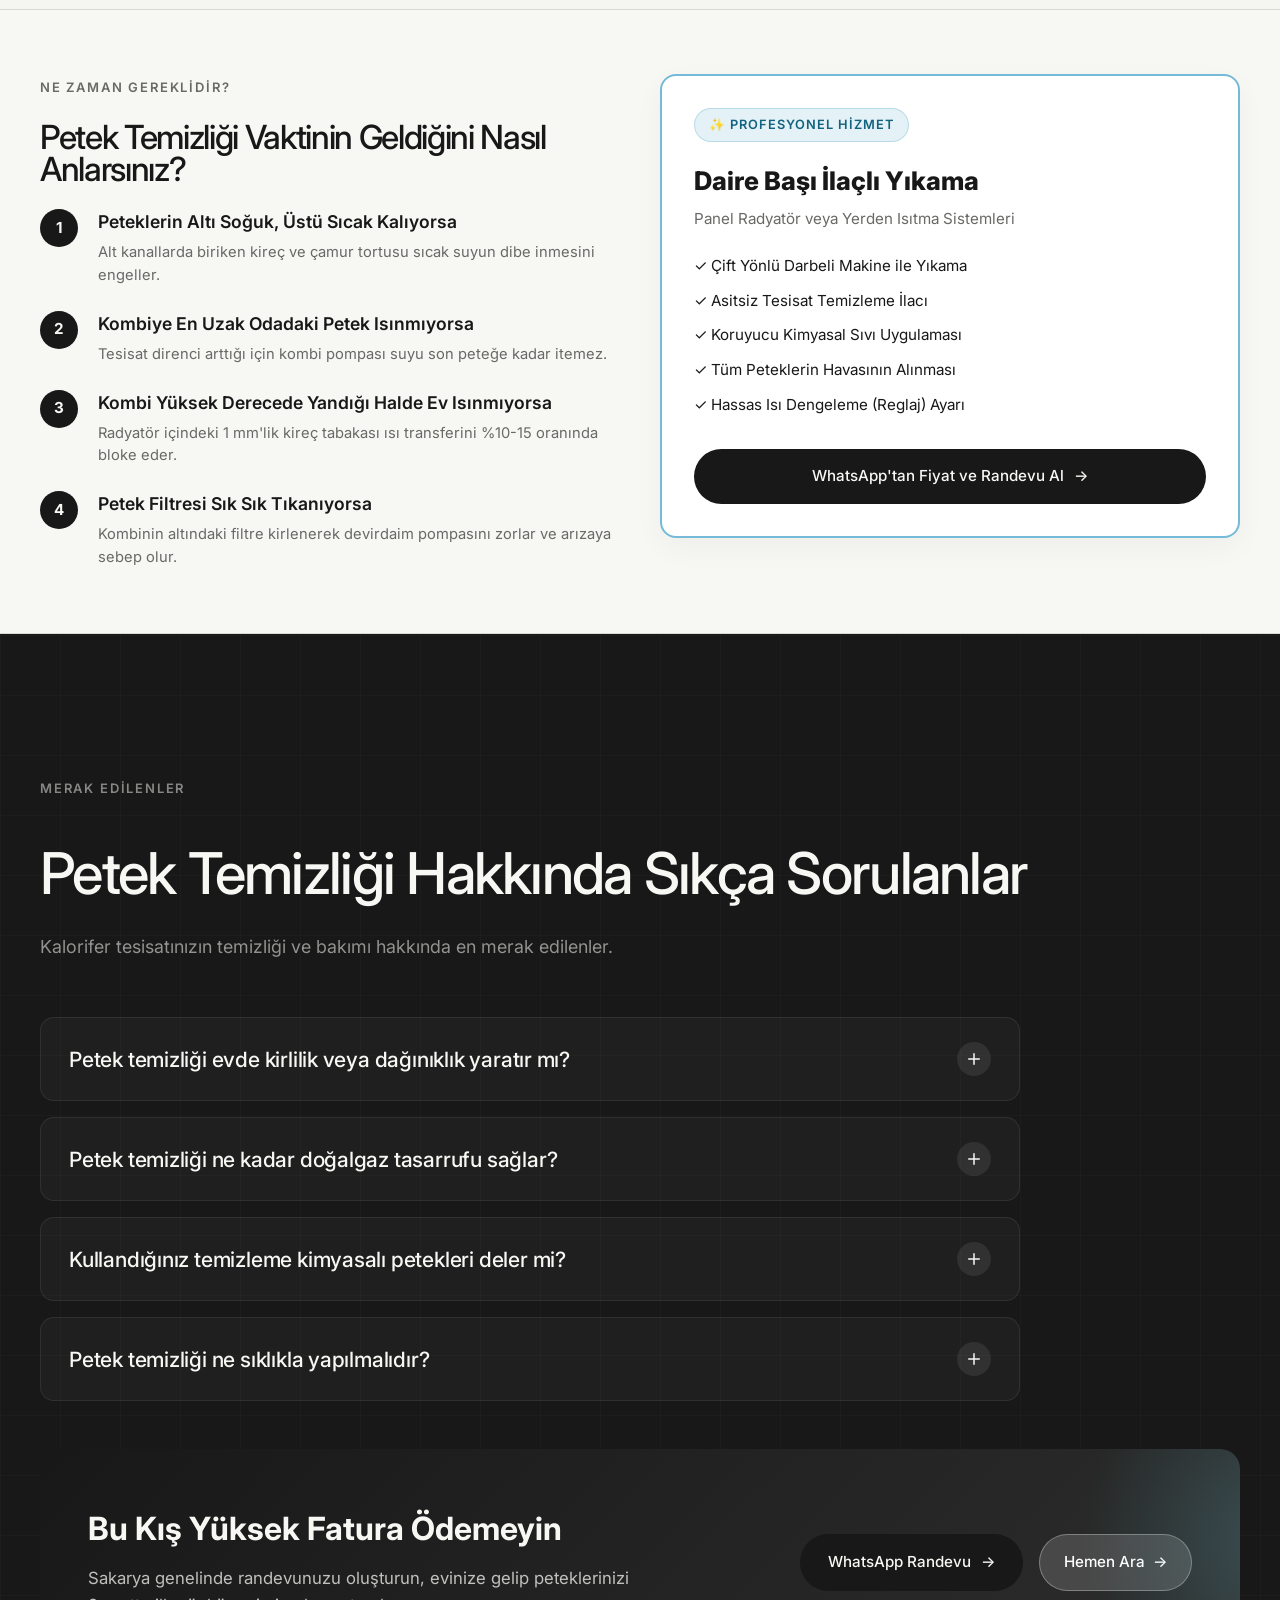
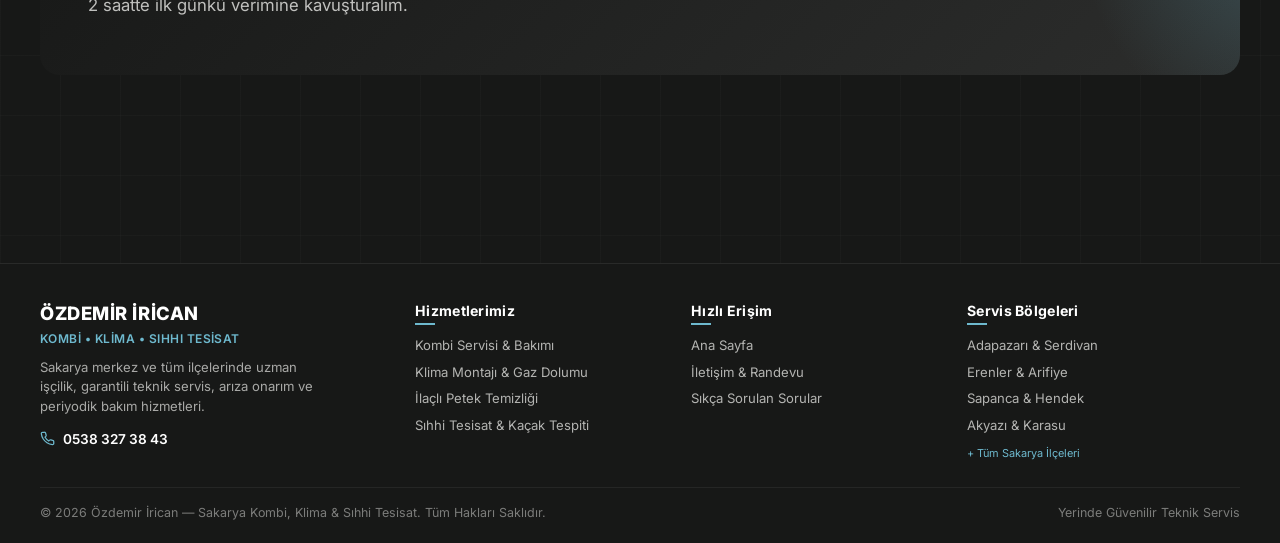
<file: petek-temizligi.html>
<!DOCTYPE html>
<html lang="tr">

<head>
  <meta charset="UTF-8" />
  <meta name="viewport" content="width=device-width, initial-scale=1.0" />
  <title>Sakarya Petek Temizliği | İlaçlı & Makineli Radyatör Yıkama — Özdemir İrican</title>

  <meta name="description"
    content="Sakarya petek temizliği, çift yönlü darbeli makineli ve ilaçlı radyatör yıkama hizmeti. Evi kirletmeden banyodan temizlik. Isınmayan peteklere kesin çözüm." />
  <meta name="keywords"
    content="sakarya petek temizliği, sakarya radyatör temizleme, adapazarı petek temizliği, serdivan petek yıkama, ilaçlı petek temizleme sakarya, peteklerin altı soğuk sakarya, doğalgaz tasarrufu petek temizliği" />
  <meta name="author" content="Özdemir İrican" />
  <meta name="robots" content="index, follow" />

  <!-- Canonical URL -->
  <link rel="canonical" href="https://sakaryaklimakombi.com/petek-temizligi.html" />

  <!-- Open Graph -->
  <meta property="og:type" content="article" />
  <meta property="og:url" content="https://sakaryaklimakombi.com/petek-temizligi.html" />
  <meta property="og:title" content="Sakarya Petek Temizliği | İlaçlı & Makineli Radyatör Yıkama — Özdemir İrican" />
  <meta property="og:description" content="Sakarya'da profesyonel makineli ve ilaçlı petek temizliği. %30'a varan doğalgaz tasarrufu ve homojen ısınma." />
  <meta property="og:image" content="https://sakaryaklimakombi.com/assets/images/kalorifer.webp" />
  <meta property="og:locale" content="tr_TR" />

  <!-- Twitter Card -->
  <meta name="twitter:card" content="summary_large_image" />
  <meta name="twitter:title" content="Sakarya Petek Temizliği | Özdemir İrican" />
  <meta name="twitter:description" content="Sakarya ilaçlı makineli petek temizliği ve kalorifer tesisat bakımı." />
  <meta name="twitter:image" content="https://sakaryaklimakombi.com/assets/images/kalorifer.webp" />

  <link rel="preconnect" href="https://fonts.googleapis.com">
  <link rel="preconnect" href="https://fonts.gstatic.com" crossorigin>
  <link href="https://fonts.googleapis.com/css2?family=Inter:wght@400;500;600;700&display=swap" rel="stylesheet">

  <link rel="icon" type="image/png" href="assets/images/logo-icon.png" />
  <link rel="apple-touch-icon" href="assets/images/logo-icon.png" />

  <link rel="stylesheet" href="css/style.css" />

  <!-- Schema: BreadcrumbList -->
  <script type="application/ld+json">
  {
    "@context": "https://schema.org",
    "@type": "BreadcrumbList",
    "itemListElement": [
      {
        "@type": "ListItem",
        "position": 1,
        "name": "Ana Sayfa",
        "item": "https://sakaryaklimakombi.com/"
      },
      {
        "@type": "ListItem",
        "position": 2,
        "name": "Petek Temizliği",
        "item": "https://sakaryaklimakombi.com/petek-temizligi.html"
      }
    ]
  }
  </script>

  <!-- Schema: Service & HVACBusiness -->
  <script type="application/ld+json">
  {
    "@context": "https://schema.org",
    "@type": "Service",
    "serviceType": "Makineli ve İlaçlı Petek Temizliği",
    "provider": {
      "@type": "HVACBusiness",
      "name": "Özdemir İrican — Sakarya Petek Temizliği",
      "telephone": "+905383273843",
      "url": "https://sakaryaklimakombi.com/",
      "address": {
        "@type": "PostalAddress",
        "addressLocality": "Adapazarı",
        "addressRegion": "Sakarya",
        "addressCountry": "TR"
      }
    },
    "areaServed": {
      "@type": "State",
      "name": "Sakarya"
    },
    "description": "Özel çift yönlü darbeli yıkama makinesi ve koruyucu kimyasal ilaçlarla peteklerin içindeki çamur, kireç ve korozyon tabakasının tamamen temizlenmesi."
  }
  </script>

  <!-- Schema: FAQPage -->
  <script type="application/ld+json">
  {
    "@context": "https://schema.org",
    "@type": "FAQPage",
    "mainEntity": [
      {
        "@type": "Question",
        "name": "Petek temizliği evde kirlilik veya dağınıklık yaratır mı?",
        "acceptedAnswer": {
          "@type": "Answer",
          "text": "Kesinlikle hayır. Yıkama makinemiz banyodaki havlupan veya kombi altından tek bir noktadan bağlanır. Kapalı devre çalışan sistem sayesinde evinizde hiçbir petek sökülmez ve etrafa kirli su sıçramaz."
        }
      },
      {
        "@type": "Question",
        "name": "Petek temizliği ne kadar doğalgaz tasarrufu sağlar?",
        "acceptedAnswer": {
          "@type": "Answer",
          "text": "Temizlik sonrası peteklerin içindeki balçık ve kireç tabakası yok olduğu için kombinin ürettiği ısı doğrudan odaya iletilir. Bu sayede faturanızda ortalama %20 ile %30 arasında somut tasarruf sağlanır."
        }
      },
      {
        "@type": "Question",
        "name": "Petek temizliği ne kadar sürer?",
        "acceptedAnswer": {
          "@type": "Answer",
          "text": "Standart bir dairede (5-8 adet petek) çift yönlü makineli ve ilaçlı yıkama işlemi yaklaşık 1.5 - 2 saat sürmektedir."
        }
      },
      {
        "@type": "Question",
        "name": "Peteklerin altı soğuk üstü sıcak, sebebi nedir?",
        "acceptedAnswer": {
          "@type": "Answer",
          "text": "Kalorifer suyunun içindeki ağır tortu ve kireç zamanla peteklerin alt kanallarına çöker ve dibe oturur. Bu çamurlaşma sıcak suyun alt kanallardan dönmesini engeller. İlaçlı makineli yıkama ile alt kısımlar tamamen temizlenerek homojen ısınma sağlanır."
        }
      }
    ]
  }
  </script>
</head>

<body>

  <!-- Scroll Progress Bar -->
  <div class="scroll-progress"></div>

  <!-- Custom Cursor Follower (desktop) -->
  <div class="cursor-dot"></div>

  <!-- ===== HEADER ===== -->
  <header class="site-header" id="site-header">
    <a href="index.html" class="header-brand">
      <img src="assets/images/logo-icon.png" alt="Logo" class="brand-logo" />
      <div class="brand-text-wrapper">
        <span class="brand-title">SAKARYA</span>
        <span class="brand-subtitle">KLİMA VE KOMBİ</span>
      </div>
    </a>

    <nav class="header-nav">
      <a href="index.html" class="nav-link">Ana Sayfa</a>
      <a href="kombi-servisi.html" class="nav-link">Kombi Servisi</a>
      <a href="klima-servisi.html" class="nav-link">Klima Servisi</a>
      <a href="petek-temizligi.html" class="nav-link active">Petek Temizliği</a>
      <a href="tesisat.html" class="nav-link">Sıhhi Tesisat</a>
      <a href="iletisim.html" class="nav-link">İletişim</a>
    </nav>

    <div class="header-actions-group">
      <a href="tel:+905383273843" class="header-cta header-call-btn call-link">
        <svg viewBox="0 0 24 24" fill="none" stroke="currentColor" stroke-width="2.2" stroke-linecap="round" stroke-linejoin="round" style="width: 15px; height: 15px; stroke: #01579B;">
          <path d="M22 16.92v3a2 2 0 0 1-2.18 2 19.79 19.79 0 0 1-8.63-3.07 19.5 19.5 0 0 1-6-6 19.79 19.79 0 0 1-3.07-8.67A2 2 0 0 1 4.11 2h3a2 2 0 0 1 2 1.72 12.84 12.84 0 0 0 .7 2.81 2 2 0 0 1-.45 2.11L8.09 9.91a16 16 0 0 0 6 6l1.27-1.27a2 2 0 0 1 2.11-.45 12.84 12.84 0 0 0 2.81.7A2 2 0 0 1 22 16.92z" />
        </svg>
        <span>Hemen Ara</span>
      </a>

      <a href="#" class="header-cta whatsapp-link">
        <svg viewBox="0 0 32 32" xmlns="http://www.w3.org/2000/svg">
          <path
            d="M16.004 0h-.008C7.174 0 0 7.176 0 16.004c0 3.5 1.128 6.744 3.046 9.378L1.054 31.29l6.118-1.958a15.923 15.923 0 008.832 2.666C24.826 31.998 32 24.822 32 15.996 32 7.172 24.826 0 16.004 0zm9.53 22.61c-.4 1.128-2.348 2.156-3.278 2.228-.876.066-1.694.396-5.696-1.184-4.846-1.912-7.926-6.87-8.166-7.19-.238-.32-1.95-2.594-1.95-4.948 0-2.354 1.234-3.51 1.672-3.992.44-.48.958-.602 1.278-.602.318 0 .638.002.918.016.294.016.69-.112 1.078.824.4.958 1.356 3.308 1.476 3.548.12.24.198.52.04.838-.16.32-.24.52-.478.798-.24.28-.504.624-.718.838-.24.24-.49.498-.21.978.28.48 1.242 2.052 2.668 3.322 1.834 1.634 3.38 2.14 3.86 2.38.48.24.76.2 1.04-.12.28-.32 1.198-1.394 1.518-1.874.318-.48.638-.398 1.078-.238.44.16 2.794 1.318 3.274 1.558.478.24.798.358.918.558.12.198.12 1.154-.28 2.282z" />
        </svg>
        <span>WhatsApp</span>
      </a>
    </div>

    <button class="mobile-menu-toggle" id="mobile-menu-toggle" aria-label="Menüyü Aç">
      <span></span>
      <span></span>
      <span></span>
    </button>
  </header>

  <!-- Mobile Drawer Menu Overlay -->
  <div class="mobile-menu-drawer" id="mobile-menu-drawer">
    <div class="mobile-menu-header">
      <a href="index.html" class="header-brand">
        <img src="assets/images/logo-icon.png" alt="Logo" class="brand-logo" />
        <div class="brand-text-wrapper">
          <span class="brand-title">SAKARYA</span>
          <span class="brand-subtitle">KLİMA VE KOMBİ</span>
        </div>
      </a>
      <button class="mobile-menu-close" id="mobile-menu-close" aria-label="Kapat">&times;</button>
    </div>
    <nav class="mobile-nav-links">
      <a href="index.html" class="mobile-nav-link">Ana Sayfa</a>
      <a href="kombi-servisi.html" class="mobile-nav-link">Kombi Servisi</a>
      <a href="klima-servisi.html" class="mobile-nav-link">Klima Servisi</a>
      <a href="petek-temizligi.html" class="mobile-nav-link active">Petek Temizliği</a>
      <a href="tesisat.html" class="mobile-nav-link">Sıhhi Tesisat</a>
      <a href="iletisim.html" class="mobile-nav-link">İletişim & Randevu</a>
    </nav>
    <div class="mobile-menu-footer">
      <a href="tel:+905383273843" class="btn-primary call-link" style="width: 100%; justify-content: center;">
        <span>Hemen Ara</span>
      </a>
    </div>
  </div>

  <!-- Breadcrumb Navigation -->
  <div class="breadcrumb-wrapper">
    <div class="container">
      <ul class="breadcrumb-list">
        <li class="breadcrumb-item"><a href="index.html">Ana Sayfa</a></li>
        <li class="breadcrumb-separator">/</li>
        <li class="breadcrumb-item"><a href="index.html#hizmetler">Hizmetlerimiz</a></li>
        <li class="breadcrumb-separator">/</li>
        <li class="breadcrumb-item current">Petek Temizliği</li>
      </ul>
    </div>
  </div>

  <main>
    <!-- ===== SUBPAGE HERO ===== -->
    <section class="page-hero">
      <div class="container">
        <div class="page-hero-grid">
          <div>
            <span class="page-badge tesisat">💧 İlaçlı & Makineli Petek Yıkama</span>
            <h1 class="page-hero-title">Peteklerin Her Köşesi Isınsın, Doğalgaz Faturanız Düşsün.</h1>
            <p class="page-hero-subtitle">
              Sakarya genelinde çift yönlü darbeli yıkama makinesi ve özel tesisat temizleme kimyasalları ile radyatörlerinizi tek noktadan, evi kirletmeden temizliyoruz. %30'a varan yakıt tasarrufu.
            </p>
            <div class="page-hero-actions">
              <a href="#" class="btn-primary whatsapp-link">
                <span>WhatsApp'tan Randevu Al</span>
                <span class="arrow">→</span>
              </a>
              <a href="tel:+905383273843" class="btn-secondary call-link">
                <span>Hemen Ara</span>
                <span class="arrow">→</span>
              </a>
            </div>

            <div class="page-trust-pills">
              <div class="trust-pill">
                <svg viewBox="0 0 24 24" fill="none" stroke="currentColor" stroke-width="2"><path d="M22 11.08V12a10 10 0 1 1-5.93-9.14"></path><polyline points="22 4 12 14.01 9 11.01"></polyline></svg>
                <span>Banyodan Bağlantı (Ev Kirlenmez)</span>
              </div>
              <div class="trust-pill">
                <svg viewBox="0 0 24 24" fill="none" stroke="currentColor" stroke-width="2"><path d="M22 11.08V12a10 10 0 1 1-5.93-9.14"></path><polyline points="22 4 12 14.01 9 11.01"></polyline></svg>
                <span>Asitsiz Koruyucu Tesisat İlacı</span>
              </div>
              <div class="trust-pill">
                <svg viewBox="0 0 24 24" fill="none" stroke="currentColor" stroke-width="2"><path d="M22 11.08V12a10 10 0 1 1-5.93-9.14"></path><polyline points="22 4 12 14.01 9 11.01"></polyline></svg>
                <span>Reglaj Ayarı & Hava Alma Dahil</span>
              </div>
            </div>
          </div>

          <div class="page-hero-card">
            <img src="assets/images/kalorifer.webp" alt="Sakarya Petek Temizliği" class="page-hero-card-img" />
            <div class="page-quick-stats">
              <div class="quick-stat-box">
                <span class="stat-val">%30</span>
                <span class="stat-lbl">Fatura Tasarrufu</span>
              </div>
              <div class="quick-stat-box">
                <span class="stat-val">2 Yılda 1</span>
                <span class="stat-lbl">Önerilen Periyot</span>
              </div>
              <div class="quick-stat-box">
                <span class="stat-val">1.5 - 2 Saat</span>
                <span class="stat-lbl">İşlem Süresi</span>
              </div>
              <div class="quick-stat-box">
                <span class="stat-val">1 Yıl</span>
                <span class="stat-lbl">İşlem Garantisi</span>
              </div>
            </div>
          </div>
        </div>
      </div>
    </section>

    <!-- ===== PETEK YIKAMA SÜRECİ ===== -->
    <section class="detail-section alt-bg">
      <div class="container">
        <span class="section-label">AŞAMA AŞAMA</span>
        <h2 class="intro-title" style="font-size: clamp(26px, 3vw, 38px); margin-bottom: 2rem;">
          Petek Temizleme Sürecimiz Nasıl İşler?
        </h2>

        <div class="detail-grid-3">
          <div class="detail-card">
            <div class="detail-card-icon">
              <svg viewBox="0 0 24 24" fill="none" stroke="currentColor" stroke-width="2"><path d="M12 2.69l5.66 5.66a8 8 0 1 1-11.31 0z"></path></svg>
            </div>
            <h3 class="detail-card-title">1. Tek Noktadan Bağlantı</h3>
            <p class="detail-card-text">
              Banyodaki havlupan veya kombi alt bağlantısından makine tesisata entegre edilir. Odalardaki petekler sökülmez, duvarlar veya parkeler asla ıslanmaz.
            </p>
          </div>

          <div class="detail-card">
            <div class="detail-card-icon">
              <svg viewBox="0 0 24 24" fill="none" stroke="currentColor" stroke-width="2"><path d="M14.7 6.3a1 1 0 0 0 0 1.4l1.6 1.6a1 1 0 0 0 1.4 0l3.77-3.77a6 6 0 0 1-7.94 7.94l-6.91 6.91a2.12 2.12 0 0 1-3-3l6.91-6.91a6 6 0 0 1 7.94-7.94l-3.76 3.76z"></path></svg>
            </div>
            <h3 class="detail-card-title">2. Kaba Çamur Tahliyesi</h3>
            <p class="detail-card-text">
              Tesisattaki yıllardır birikmiş paslı, siyahlaşmış kaba çamurlu su yüksek debili makine ile doğrudan gidere tahliye edilir.
            </p>
          </div>

          <div class="detail-card">
            <div class="detail-card-icon">
              <svg viewBox="0 0 24 24" fill="none" stroke="currentColor" stroke-width="2"><circle cx="12" cy="12" r="10"></circle><polyline points="12 6 12 12 14 14"></polyline></svg>
            </div>
            <h3 class="detail-card-title">3. Çift Yönlü İlaçlı Devirdaim</h3>
            <p class="detail-card-text">
              Özel kimyasal ilaç sisteme verilerek her petek teker teker vanaları açılarak çift yönlü (ters-düz) basınçlı suyla yıkanır. Yapışan kireçler sökülür.
            </p>
          </div>

          <div class="detail-card">
            <div class="detail-card-icon">
              <svg viewBox="0 0 24 24" fill="none" stroke="currentColor" stroke-width="2"><path d="M22 11.08V12a10 10 0 1 1-5.93-9.14"></path><polyline points="22 4 12 14.01 9 11.01"></polyline></svg>
            </div>
            <h3 class="detail-card-title">4. Durulama & Nötrleme</h3>
            <p class="detail-card-text">
              İlaçlı su tesisattan tamamen arındırılana kadar berrak su gelene dek sistem durulanır. Kimyasal kalıntısı bırakılmaz.
            </p>
          </div>

          <div class="detail-card">
            <div class="detail-card-icon">
              <svg viewBox="0 0 24 24" fill="none" stroke="currentColor" stroke-width="2"><path d="M12 22s8-4 8-10V5l-8-3-8 3v7c0 6 8 10 8 10z"></path></svg>
            </div>
            <h3 class="detail-card-title">5. Koruyucu Kimyasal İlavesi</h3>
            <p class="detail-card-text">
              Temizlik sonrası tesisata koruma sıvısı ilave edilir. Bu sıvı petek iç yüzeyinde film tabakası oluşturarak tekrar kireç ve pas oluşmasını 2 yıl geciktirir.
            </p>
          </div>

          <div class="detail-card">
            <div class="detail-card-icon">
              <svg viewBox="0 0 24 24" fill="none" stroke="currentColor" stroke-width="2"><polygon points="13 2 3 14 12 14 11 22 21 10 12 10 13 2"></polygon></svg>
            </div>
            <h3 class="detail-card-title">6. Hava Alma & Reglaj Ayarı</h3>
            <p class="detail-card-text">
              Sisteme su basılır, tüm peteklerin havası alınır ve kombiye uzak olan odaların da eşit ısınması için ince reglaj vanası ayarı yapılır.
            </p>
          </div>
        </div>
      </div>
    </section>

    <!-- ===== BELİRTİLER & TASARRUF ===== -->
    <section class="detail-section">
      <div class="container">
        <div class="detail-grid-2">
          <div>
            <span class="section-label">NE ZAMAN GEREKLİDİR?</span>
            <h2 class="intro-title" style="font-size: clamp(24px, 2.6vw, 36px);">
              Petek Temizliği Vaktinin Geldiğini Nasıl Anlarsınız?
            </h2>

            <div class="step-list">
              <div class="step-item">
                <div class="step-number">1</div>
                <div class="step-body">
                  <h4>Peteklerin Altı Soğuk, Üstü Sıcak Kalıyorsa</h4>
                  <p>Alt kanallarda biriken kireç ve çamur tortusu sıcak suyun dibe inmesini engeller.</p>
                </div>
              </div>
              <div class="step-item">
                <div class="step-number">2</div>
                <div class="step-body">
                  <h4>Kombiye En Uzak Odadaki Petek Isınmıyorsa</h4>
                  <p>Tesisat direnci arttığı için kombi pompası suyu son peteğe kadar itemez.</p>
                </div>
              </div>
              <div class="step-item">
                <div class="step-number">3</div>
                <div class="step-body">
                  <h4>Kombi Yüksek Derecede Yandığı Halde Ev Isınmıyorsa</h4>
                  <p>Radyatör içindeki 1 mm'lik kireç tabakası ısı transferini %10-15 oranında bloke eder.</p>
                </div>
              </div>
              <div class="step-item">
                <div class="step-number">4</div>
                <div class="step-body">
                  <h4>Petek Filtresi Sık Sık Tıkanıyorsa</h4>
                  <p>Kombinin altındaki filtre kirlenerek devirdaim pompasını zorlar ve arızaya sebep olur.</p>
                </div>
              </div>
            </div>
          </div>

          <div>
            <div class="page-hero-card" style="border: 2px solid var(--cold-strong);">
              <span class="page-badge tesisat">✨ PROFESYONEL HİZMET</span>
              <h3 style="font-size: 1.6rem; font-weight: 800; margin-bottom: 0.5rem; color: var(--ink);">Daire Başı İlaçlı Yıkama</h3>
              <p style="color: var(--muted); font-size: 0.95rem; margin-bottom: 1.5rem;">
                Panel Radyatör veya Yerden Isıtma Sistemleri
              </p>

              <ul style="list-style: none; display: flex; flex-direction: column; gap: 0.75rem; font-size: 0.95rem; margin-bottom: 2rem;">
                <li style="display: flex; align-items: center; gap: 8px;">✓ Çift Yönlü Darbeli Makine ile Yıkama</li>
                <li style="display: flex; align-items: center; gap: 8px;">✓ Asitsiz Tesisat Temizleme İlacı</li>
                <li style="display: flex; align-items: center; gap: 8px;">✓ Koruyucu Kimyasal Sıvı Uygulaması</li>
                <li style="display: flex; align-items: center; gap: 8px;">✓ Tüm Peteklerin Havasının Alınması</li>
                <li style="display: flex; align-items: center; gap: 8px;">✓ Hassas Isı Dengeleme (Reglaj) Ayarı</li>
              </ul>

              <a href="#" class="btn-primary whatsapp-link" style="width: 100%; justify-content: center;">
                <span>WhatsApp'tan Fiyat ve Randevu Al</span>
                <span class="arrow">→</span>
              </a>
            </div>
          </div>
        </div>
      </div>
    </section>

    <!-- ===== PETEK SSS ACCORDION ===== -->
    <section class="faq-section" id="sss">
      <div class="container">
        <div class="faq-header">
          <span class="section-label">MERAK EDİLENLER</span>
          <h2 class="faq-title">Petek Temizliği Hakkında Sıkça Sorulanlar</h2>
          <p class="faq-subtitle">Kalorifer tesisatınızın temizliği ve bakımı hakkında en merak edilenler.</p>
        </div>

        <div class="faq-accordion-wrapper">
          <div class="faq-item">
            <button class="faq-trigger" aria-expanded="false">
              <span class="faq-question">Petek temizliği evde kirlilik veya dağınıklık yaratır mı?</span>
              <span class="faq-icon"><svg viewBox="0 0 24 24" fill="none" stroke="currentColor" stroke-width="2"><path d="M12 5v14M5 12h14" stroke-linecap="round" stroke-linejoin="round"/></svg></span>
            </button>
            <div class="faq-content">
              <div class="faq-content-inner">
                <p>Kesinlikle hayır. Yıkama makinemiz banyodaki havlupan veya kombi altından bağlanır. Kapalı devre çalışan sistem sayesinde hiçbir petek sökülmez ve etrafa kirli su sıçramaz.</p>
              </div>
            </div>
          </div>

          <div class="faq-item">
            <button class="faq-trigger" aria-expanded="false">
              <span class="faq-question">Petek temizliği ne kadar doğalgaz tasarrufu sağlar?</span>
              <span class="faq-icon"><svg viewBox="0 0 24 24" fill="none" stroke="currentColor" stroke-width="2"><path d="M12 5v14M5 12h14" stroke-linecap="round" stroke-linejoin="round"/></svg></span>
            </button>
            <div class="faq-content">
              <div class="faq-content-inner">
                <p>Temizlik sonrası peteklerin içindeki balçık ve kireç tabakası yok olduğu için kombinin ürettiği ısı doğrudan odaya iletilir. Bu sayede faturanızda ortalama %20 ile %30 arasında somut tasarruf sağlanır.</p>
              </div>
            </div>
          </div>

          <div class="faq-item">
            <button class="faq-trigger" aria-expanded="false">
              <span class="faq-question">Kullandığınız temizleme kimyasalı petekleri deler mi?</span>
              <span class="faq-icon"><svg viewBox="0 0 24 24" fill="none" stroke="currentColor" stroke-width="2"><path d="M12 5v14M5 12h14" stroke-linecap="round" stroke-linejoin="round"/></svg></span>
            </button>
            <div class="faq-content">
              <div class="faq-content-inner">
                <p>Hayır, kullandığımız ürünler TSE ve CE standartlarına uygun, asit içermeyen, özel inhibitörlü organik tesisat kimyasallarıdır. Panel radyatör sacına ve kombi eşanjörüne asla zarar vermez.</p>
              </div>
            </div>
          </div>

          <div class="faq-item">
            <button class="faq-trigger" aria-expanded="false">
              <span class="faq-question">Petek temizliği ne sıklıkla yapılmalıdır?</span>
              <span class="faq-icon"><svg viewBox="0 0 24 24" fill="none" stroke="currentColor" stroke-width="2"><path d="M12 5v14M5 12h14" stroke-linecap="round" stroke-linejoin="round"/></svg></span>
            </button>
            <div class="faq-content">
              <div class="faq-content-inner">
                <p>Şebeke suyunun kireç oranına bağlı olarak petek temizliğinin 2 yılda bir periyodik olarak yapılması tavsiye edilir.</p>
              </div>
            </div>
          </div>
        </div>

        <!-- CTA Banner -->
        <div class="service-cta-banner">
          <div class="cta-banner-content">
            <h3>Bu Kış Yüksek Fatura Ödemeyin</h3>
            <p>Sakarya genelinde randevunuzu oluşturun, evinize gelip peteklerinizi 2 saatte ilk günkü verimine kavuşturalım.</p>
          </div>
          <div class="cta-banner-actions">
            <a href="#" class="btn-primary whatsapp-link">
              <span>WhatsApp Randevu</span>
              <span class="arrow">→</span>
            </a>
            <a href="tel:+905383273843" class="btn-secondary call-link" style="background: rgba(255,255,255,0.15); color: #fff; border-color: rgba(255,255,255,0.3);">
              <span>Hemen Ara</span>
              <span class="arrow">→</span>
            </a>
          </div>
        </div>
      </div>
    </section>
  </main>

  <!-- ===== FOOTER ===== -->
  <footer class="site-footer">
    <div class="container">
      <div class="footer-grid">
        <div class="footer-col-brand">
          <div class="footer-brand-title">ÖZDEMİR İRİCAN</div>
          <div class="footer-brand-sub">KOMBİ • KLİMA • SIHHI TESİSAT</div>
          <p class="footer-brand-desc">
            Sakarya merkez ve tüm ilçelerinde uzman işçilik, garantili teknik servis, arıza onarım ve periyodik bakım hizmetleri.
          </p>
          <div class="footer-contact-item">
            <svg viewBox="0 0 24 24" fill="none" stroke="currentColor" stroke-width="2">
              <path d="M22 16.92v3a2 2 0 0 1-2.18 2 19.79 19.79 0 0 1-8.63-3.07 19.5 19.5 0 0 1-6-6 19.79 19.79 0 0 1-3.07-8.67A2 2 0 0 1 4.11 2h3a2 2 0 0 1 2 1.72 12.84 12.84 0 0 0 .7 2.81 2 2 0 0 1-.45 2.11L8.09 9.91a16 16 0 0 0 6 6l1.27-1.27a2 2 0 0 1 2.11-.45 12.84 12.84 0 0 0 2.81.7A2 2 0 0 1 22 16.92z" />
            </svg>
            <a href="tel:+905383273843" class="phone-display-text" style="color: #ffffff; font-weight: 600;">0538 327 38 43</a>
          </div>
        </div>

        <div class="footer-col">
          <h4 class="footer-col-title">Hizmetlerimiz</h4>
          <ul class="footer-links-list">
            <li><a href="kombi-servisi.html">Kombi Servisi & Bakımı</a></li>
            <li><a href="klima-servisi.html">Klima Montajı & Gaz Dolumu</a></li>
            <li><a href="petek-temizligi.html">İlaçlı Petek Temizliği</a></li>
            <li><a href="tesisat.html">Sıhhi Tesisat & Kaçak Tespiti</a></li>
          </ul>
        </div>

        <div class="footer-col">
          <h4 class="footer-col-title">Hızlı Erişim</h4>
          <ul class="footer-links-list">
            <li><a href="index.html">Ana Sayfa</a></li>
            <li><a href="iletisim.html">İletişim & Randevu</a></li>
            <li><a href="#sss">Sıkça Sorulan Sorular</a></li>
          </ul>
        </div>

        <div class="footer-col">
          <h4 class="footer-col-title">Servis Bölgeleri</h4>
          <ul class="footer-links-list">
            <li><span>Adapazarı & Serdivan</span></li>
            <li><span>Erenler & Arifiye</span></li>
            <li><span>Sapanca & Hendek</span></li>
            <li><span>Akyazı & Karasu</span></li>
            <li><small style="color: #6EB9CE;">+ Tüm Sakarya İlçeleri</small></li>
          </ul>
        </div>
      </div>

      <div class="footer-bottom-bar">
        <div>
          © <span id="current-year">2026</span> Özdemir İrican — Sakarya Kombi, Klima & Sıhhi Tesisat. Tüm Hakları Saklıdır.
        </div>
        <div>
          <span>Yerinde Güvenilir Teknik Servis</span>
        </div>
      </div>
    </div>
  </footer>

  <!-- ===== FLOATING ACTION BUTTONS ===== -->
  <div class="floating-actions-wrapper">
    <a href="tel:+905383273843" class="call-floating call-link" aria-label="Hemen Ara">
      <svg viewBox="0 0 24 24" fill="none" stroke="currentColor" stroke-width="2.5" stroke-linecap="round" stroke-linejoin="round">
        <path d="M22 16.92v3a2 2 0 0 1-2.18 2 19.79 19.79 0 0 1-8.63-3.07 19.5 19.5 0 0 1-6-6 19.79 19.79 0 0 1-3.07-8.67A2 2 0 0 1 4.11 2h3a2 2 0 0 1 2 1.72 12.84 12.84 0 0 0 .7 2.81 2 2 0 0 1-.45 2.11L8.09 9.91a16 16 0 0 0 6 6l1.27-1.27a2 2 0 0 1 2.11-.45 12.84 12.84 0 0 0 2.81.7A2 2 0 0 1 22 16.92z" />
      </svg>
      <span class="label-text">Hemen Ara</span>
    </a>

    <a href="#" class="whatsapp-floating whatsapp-link" aria-label="WhatsApp üzerinden iletişime geç">
      <svg viewBox="0 0 32 32" xmlns="http://www.w3.org/2000/svg">
        <path
          d="M16.004 0h-.008C7.174 0 0 7.176 0 16.004c0 3.5 1.128 6.744 3.046 9.378L1.054 31.29l6.118-1.958a15.923 15.923 0 008.832 2.666C24.826 31.998 32 24.822 32 15.996 32 7.172 24.826 0 16.004 0zm9.53 22.61c-.4 1.128-2.348 2.156-3.278 2.228-.876.066-1.694.396-5.696-1.184-4.846-1.912-7.926-6.87-8.166-7.19-.238-.32-1.95-2.594-1.95-4.948 0-2.354 1.234-3.51 1.672-3.992.44-.48.958-.602 1.278-.602.318 0 .638.002.918.016.294.016.69-.112 1.078.824.4.958 1.356 3.308 1.476 3.548.12.24.198.52.04.838-.16.32-.24.52-.478.798-.24.28-.504.624-.718.838-.24.24-.49.498-.21.978.28.48 1.242 2.052 2.668 3.322 1.834 1.634 3.38 2.14 3.86 2.38.48.24.76.2 1.04-.12.28-.32 1.198-1.394 1.518-1.874.318-.48.638-.398 1.078-.238.44.16 2.794 1.318 3.274 1.558.478.24.798.358.918.558.12.198.12 1.154-.28 2.282z" />
      </svg>
      <span class="label-text">WhatsApp</span>
    </a>
  </div>

  <script src="js/main.js"></script>
</body>

</html>
</file>
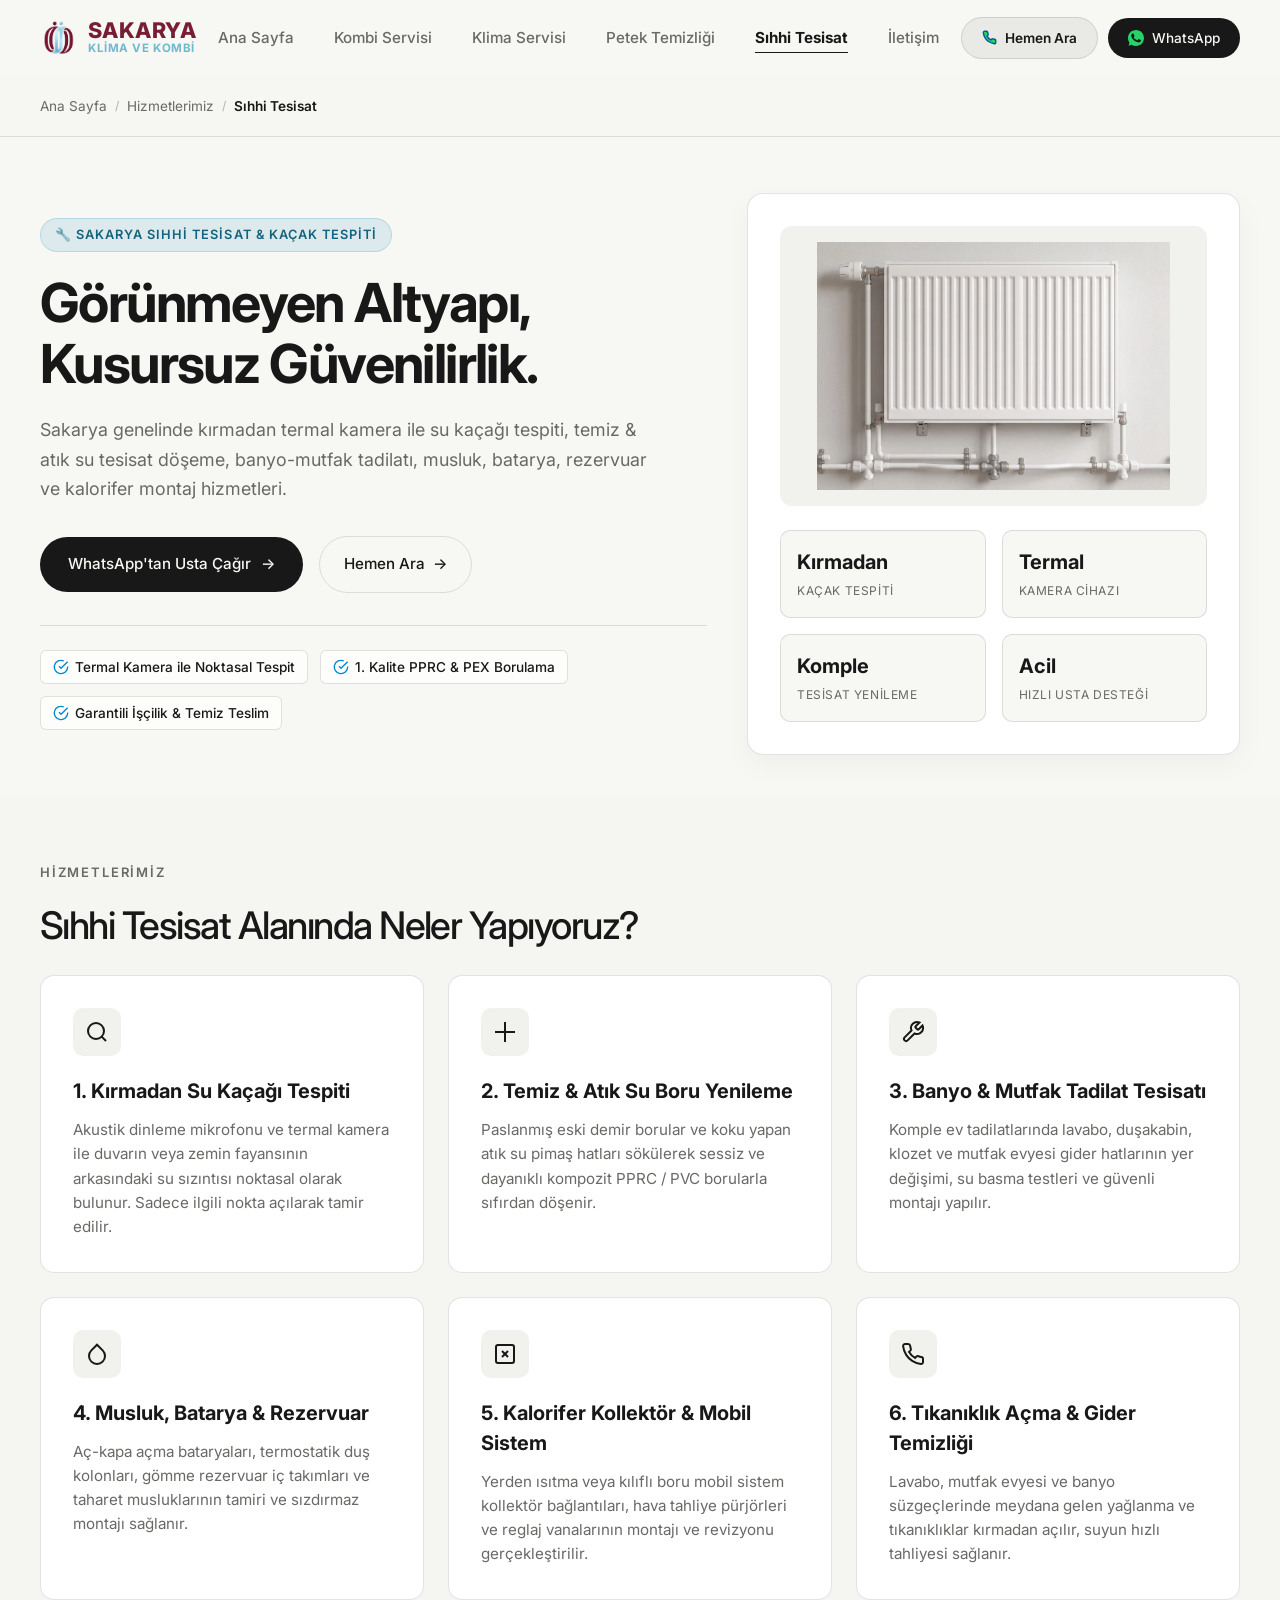
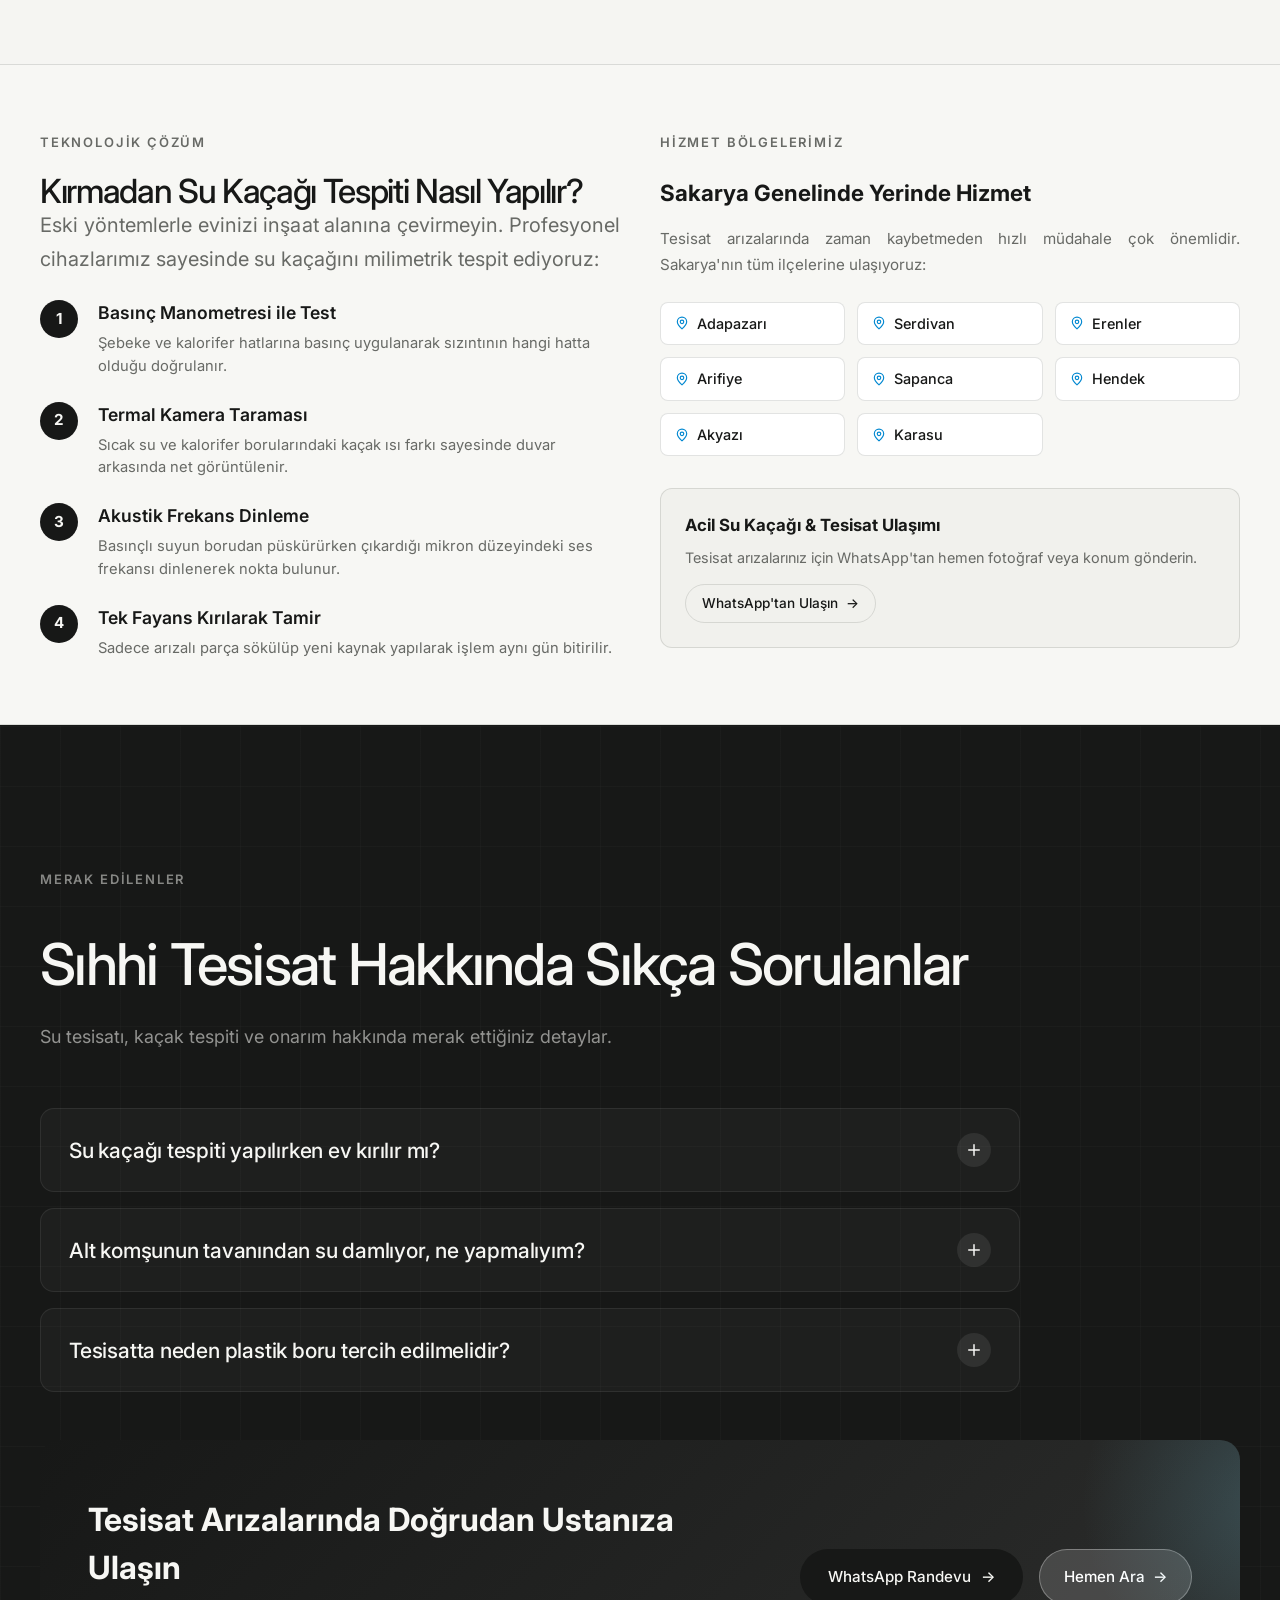
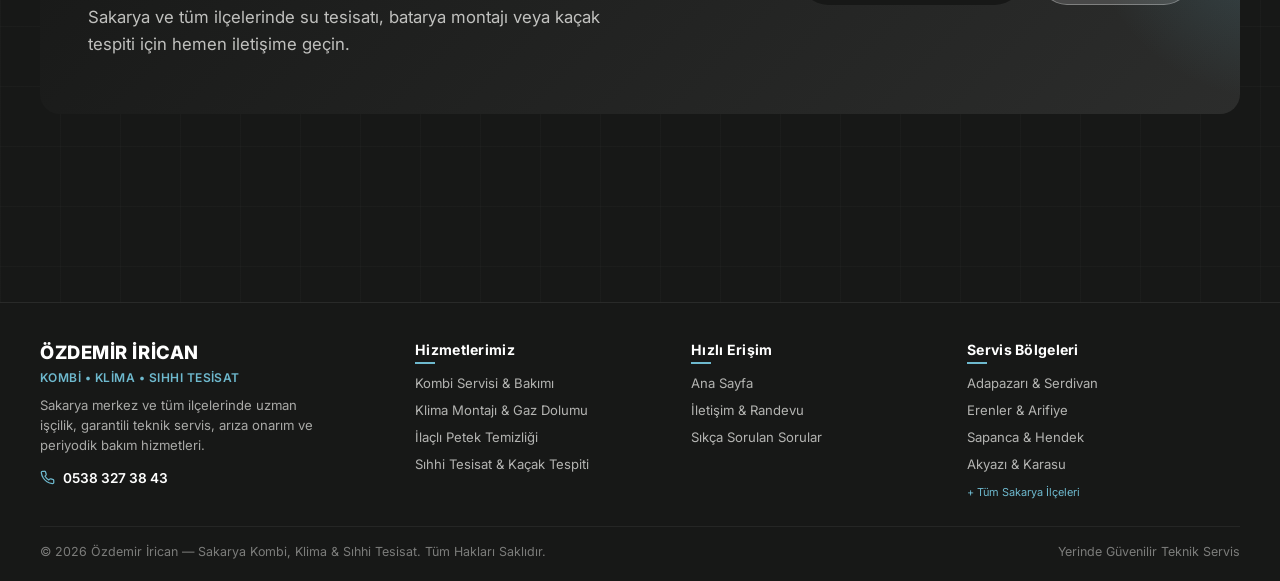
<file: tesisat.html>
<!DOCTYPE html>
<html lang="tr">

<head>
  <meta charset="UTF-8" />
  <meta name="viewport" content="width=device-width, initial-scale=1.0" />
  <title>Sakarya Sıhhi Tesisat & Su Kaçağı Tespiti | Özdemir İrican</title>

  <meta name="description"
    content="Sakarya sıhhi tesisat ustası, termal kamera ile kırmadan su kaçağı tespiti, banyo mutfak boru yenileme, lavabo batarya montajı ve kalorifer tesisatı. Garantili tesisat servisi." />
  <meta name="keywords"
    content="sakarya sıhhi tesisat, sakarya su tesisatçısı, sakarya su kaçağı tespiti, adapazarı su tesisatçısı, serdivan su kaçağı bulma, kırmadan su kaçağı tespiti sakarya, banyo tesisatı sakarya" />
  <meta name="author" content="Özdemir İrican" />
  <meta name="robots" content="index, follow" />

  <!-- Canonical URL -->
  <link rel="canonical" href="https://sakaryaklimakombi.com/tesisat.html" />

  <!-- Open Graph -->
  <meta property="og:type" content="article" />
  <meta property="og:url" content="https://sakaryaklimakombi.com/tesisat.html" />
  <meta property="og:title" content="Sakarya Sıhhi Tesisat & Su Kaçağı Tespiti | Özdemir İrican" />
  <meta property="og:description" content="Sakarya genelinde kırmadan cihazla su kaçağı tespiti, komple banyo mutfak sıhhi tesisat yenileme ve tamir hizmetleri." />
  <meta property="og:image" content="https://sakaryaklimakombi.com/assets/images/kalorifer.webp" />
  <meta property="og:locale" content="tr_TR" />

  <!-- Twitter Card -->
  <meta name="twitter:card" content="summary_large_image" />
  <meta name="twitter:title" content="Sakarya Sıhhi Tesisat & Su Kaçağı Tespiti | Özdemir İrican" />
  <meta name="twitter:description" content="Sakarya'da profesyonel su tesisatı ve kırmadan kaçak tespiti servisi." />
  <meta name="twitter:image" content="https://sakaryaklimakombi.com/assets/images/kalorifer.webp" />

  <link rel="preconnect" href="https://fonts.googleapis.com">
  <link rel="preconnect" href="https://fonts.gstatic.com" crossorigin>
  <link href="https://fonts.googleapis.com/css2?family=Inter:wght@400;500;600;700&display=swap" rel="stylesheet">

  <link rel="icon" type="image/png" href="assets/images/logo-icon.png" />
  <link rel="apple-touch-icon" href="assets/images/logo-icon.png" />

  <link rel="stylesheet" href="css/style.css" />

  <!-- Schema: BreadcrumbList -->
  <script type="application/ld+json">
  {
    "@context": "https://schema.org",
    "@type": "BreadcrumbList",
    "itemListElement": [
      {
        "@type": "ListItem",
        "position": 1,
        "name": "Ana Sayfa",
        "item": "https://sakaryaklimakombi.com/"
      },
      {
        "@type": "ListItem",
        "position": 2,
        "name": "Sıhhi Tesisat",
        "item": "https://sakaryaklimakombi.com/tesisat.html"
      }
    ]
  }
  </script>

  <!-- Schema: Service & PlumbingService -->
  <script type="application/ld+json">
  {
    "@context": "https://schema.org",
    "@type": "PlumbingService",
    "name": "Özdemir İrican — Sakarya Sıhhi Tesisat & Kaçak Tespiti",
    "telephone": "+905383273843",
    "url": "https://sakaryaklimakombi.com/tesisat.html",
    "address": {
      "@type": "PostalAddress",
      "addressLocality": "Adapazarı",
      "addressRegion": "Sakarya",
      "addressCountry": "TR"
    },
    "areaServed": {
      "@type": "State",
      "name": "Sakarya"
    },
    "description": "Termal kamera ve akustik dinleme cihazları ile kırmadan su kaçağı bulma, temiz su, atık su boru döşeme, musluk, batarya, klozet montajı ve kalorifer hattı yenileme."
  }
  </script>

  <!-- Schema: FAQPage -->
  <script type="application/ld+json">
  {
    "@context": "https://schema.org",
    "@type": "FAQPage",
    "mainEntity": [
      {
        "@type": "Question",
        "name": "Su kaçağı tespiti yapılırken ev kırılır mı?",
        "acceptedAnswer": {
          "@type": "Answer",
          "text": "Hayır. Termal kamera, akustik dinleme mikrofonu ve test pompalarımız sayesinde borudaki kaçak noktası milimetrik olarak tespit edilir. Yalnızca sızıntının olduğu tek bir fayans açılarak tamirat yapılır; tüm banyo kırılmaz."
        }
      },
      {
        "@type": "Question",
        "name": "Alt komşunun tavanından su damlıyor, ne yapmalıyım?",
        "acceptedAnswer": {
          "@type": "Answer",
          "text": "İlk olarak dairenizin ana su vanasını kapatın ve derhal bize ulaşın. Temiz su veya atık su borusundaki sızıntı kaynağını cihazla tespit edip aynı gün içinde tamir ediyoruz."
        }
      },
      {
        "@type": "Question",
        "name": "Tesisat yenileme ve tadilat işleri yapıyor musunuz?",
        "acceptedAnswer": {
          "@type": "Answer",
          "text": "Evet. Banyo ve mutfak tadilatlarında eski demir veya plastik boruların sökülüp yeni nesil PPRC / PEX borularla yenilenmesi, sıva altı tesisat çekimi ve montaj işlemlerini komple anahtar teslim yapıyoruz."
        }
      }
    ]
  }
  </script>
</head>

<body>

  <!-- Scroll Progress Bar -->
  <div class="scroll-progress"></div>

  <!-- Custom Cursor Follower (desktop) -->
  <div class="cursor-dot"></div>

  <!-- ===== HEADER ===== -->
  <header class="site-header" id="site-header">
    <a href="index.html" class="header-brand">
      <img src="assets/images/logo-icon.png" alt="Logo" class="brand-logo" />
      <div class="brand-text-wrapper">
        <span class="brand-title">SAKARYA</span>
        <span class="brand-subtitle">KLİMA VE KOMBİ</span>
      </div>
    </a>

    <nav class="header-nav">
      <a href="index.html" class="nav-link">Ana Sayfa</a>
      <a href="kombi-servisi.html" class="nav-link">Kombi Servisi</a>
      <a href="klima-servisi.html" class="nav-link">Klima Servisi</a>
      <a href="petek-temizligi.html" class="nav-link">Petek Temizliği</a>
      <a href="tesisat.html" class="nav-link active">Sıhhi Tesisat</a>
      <a href="iletisim.html" class="nav-link">İletişim</a>
    </nav>

    <div class="header-actions-group">
      <a href="tel:+905383273843" class="header-cta header-call-btn call-link">
        <svg viewBox="0 0 24 24" fill="none" stroke="currentColor" stroke-width="2.2" stroke-linecap="round" stroke-linejoin="round" style="width: 15px; height: 15px; stroke: #01579B;">
          <path d="M22 16.92v3a2 2 0 0 1-2.18 2 19.79 19.79 0 0 1-8.63-3.07 19.5 19.5 0 0 1-6-6 19.79 19.79 0 0 1-3.07-8.67A2 2 0 0 1 4.11 2h3a2 2 0 0 1 2 1.72 12.84 12.84 0 0 0 .7 2.81 2 2 0 0 1-.45 2.11L8.09 9.91a16 16 0 0 0 6 6l1.27-1.27a2 2 0 0 1 2.11-.45 12.84 12.84 0 0 0 2.81.7A2 2 0 0 1 22 16.92z" />
        </svg>
        <span>Hemen Ara</span>
      </a>

      <a href="#" class="header-cta whatsapp-link">
        <svg viewBox="0 0 32 32" xmlns="http://www.w3.org/2000/svg">
          <path
            d="M16.004 0h-.008C7.174 0 0 7.176 0 16.004c0 3.5 1.128 6.744 3.046 9.378L1.054 31.29l6.118-1.958a15.923 15.923 0 008.832 2.666C24.826 31.998 32 24.822 32 15.996 32 7.172 24.826 0 16.004 0zm9.53 22.61c-.4 1.128-2.348 2.156-3.278 2.228-.876.066-1.694.396-5.696-1.184-4.846-1.912-7.926-6.87-8.166-7.19-.238-.32-1.95-2.594-1.95-4.948 0-2.354 1.234-3.51 1.672-3.992.44-.48.958-.602 1.278-.602.318 0 .638.002.918.016.294.016.69-.112 1.078.824.4.958 1.356 3.308 1.476 3.548.12.24.198.52.04.838-.16.32-.24.52-.478.798-.24.28-.504.624-.718.838-.24.24-.49.498-.21.978.28.48 1.242 2.052 2.668 3.322 1.834 1.634 3.38 2.14 3.86 2.38.48.24.76.2 1.04-.12.28-.32 1.198-1.394 1.518-1.874.318-.48.638-.398 1.078-.238.44.16 2.794 1.318 3.274 1.558.478.24.798.358.918.558.12.198.12 1.154-.28 2.282z" />
        </svg>
        <span>WhatsApp</span>
      </a>
    </div>

    <button class="mobile-menu-toggle" id="mobile-menu-toggle" aria-label="Menüyü Aç">
      <span></span>
      <span></span>
      <span></span>
    </button>
  </header>

  <!-- Mobile Drawer Menu Overlay -->
  <div class="mobile-menu-drawer" id="mobile-menu-drawer">
    <div class="mobile-menu-header">
      <a href="index.html" class="header-brand">
        <img src="assets/images/logo-icon.png" alt="Logo" class="brand-logo" />
        <div class="brand-text-wrapper">
          <span class="brand-title">SAKARYA</span>
          <span class="brand-subtitle">KLİMA VE KOMBİ</span>
        </div>
      </a>
      <button class="mobile-menu-close" id="mobile-menu-close" aria-label="Kapat">&times;</button>
    </div>
    <nav class="mobile-nav-links">
      <a href="index.html" class="mobile-nav-link">Ana Sayfa</a>
      <a href="kombi-servisi.html" class="mobile-nav-link">Kombi Servisi</a>
      <a href="klima-servisi.html" class="mobile-nav-link">Klima Servisi</a>
      <a href="petek-temizligi.html" class="mobile-nav-link">Petek Temizliği</a>
      <a href="tesisat.html" class="mobile-nav-link active">Sıhhi Tesisat</a>
      <a href="iletisim.html" class="mobile-nav-link">İletişim & Randevu</a>
    </nav>
    <div class="mobile-menu-footer">
      <a href="tel:+905383273843" class="btn-primary call-link" style="width: 100%; justify-content: center;">
        <span>Hemen Ara</span>
      </a>
    </div>
  </div>

  <!-- Breadcrumb Navigation -->
  <div class="breadcrumb-wrapper">
    <div class="container">
      <ul class="breadcrumb-list">
        <li class="breadcrumb-item"><a href="index.html">Ana Sayfa</a></li>
        <li class="breadcrumb-separator">/</li>
        <li class="breadcrumb-item"><a href="index.html#hizmetler">Hizmetlerimiz</a></li>
        <li class="breadcrumb-separator">/</li>
        <li class="breadcrumb-item current">Sıhhi Tesisat</li>
      </ul>
    </div>
  </div>

  <main>
    <!-- ===== SUBPAGE HERO ===== -->
    <section class="page-hero">
      <div class="container">
        <div class="page-hero-grid">
          <div>
            <span class="page-badge tesisat">🔧 Sakarya Sıhhi Tesisat & Kaçak Tespiti</span>
            <h1 class="page-hero-title">Görünmeyen Altyapı, Kusursuz Güvenilirlik.</h1>
            <p class="page-hero-subtitle">
              Sakarya genelinde kırmadan termal kamera ile su kaçağı tespiti, temiz & atık su tesisat döşeme, banyo-mutfak tadilatı, musluk, batarya, rezervuar ve kalorifer montaj hizmetleri.
            </p>
            <div class="page-hero-actions">
              <a href="#" class="btn-primary whatsapp-link">
                <span>WhatsApp'tan Usta Çağır</span>
                <span class="arrow">→</span>
              </a>
              <a href="tel:+905383273843" class="btn-secondary call-link">
                <span>Hemen Ara</span>
                <span class="arrow">→</span>
              </a>
            </div>

            <div class="page-trust-pills">
              <div class="trust-pill">
                <svg viewBox="0 0 24 24" fill="none" stroke="currentColor" stroke-width="2"><path d="M22 11.08V12a10 10 0 1 1-5.93-9.14"></path><polyline points="22 4 12 14.01 9 11.01"></polyline></svg>
                <span>Termal Kamera ile Noktasal Tespit</span>
              </div>
              <div class="trust-pill">
                <svg viewBox="0 0 24 24" fill="none" stroke="currentColor" stroke-width="2"><path d="M22 11.08V12a10 10 0 1 1-5.93-9.14"></path><polyline points="22 4 12 14.01 9 11.01"></polyline></svg>
                <span>1. Kalite PPRC & PEX Borulama</span>
              </div>
              <div class="trust-pill">
                <svg viewBox="0 0 24 24" fill="none" stroke="currentColor" stroke-width="2"><path d="M22 11.08V12a10 10 0 1 1-5.93-9.14"></path><polyline points="22 4 12 14.01 9 11.01"></polyline></svg>
                <span>Garantili İşçilik & Temiz Teslim</span>
              </div>
            </div>
          </div>

          <div class="page-hero-card">
            <img src="assets/images/kalorifer.webp" alt="Sakarya Sıhhi Tesisat" class="page-hero-card-img" />
            <div class="page-quick-stats">
              <div class="quick-stat-box">
                <span class="stat-val">Kırmadan</span>
                <span class="stat-lbl">Kaçak Tespiti</span>
              </div>
              <div class="quick-stat-box">
                <span class="stat-val">Termal</span>
                <span class="stat-lbl">Kamera Cihazı</span>
              </div>
              <div class="quick-stat-box">
                <span class="stat-val">Komple</span>
                <span class="stat-lbl">Tesisat Yenileme</span>
              </div>
              <div class="quick-stat-box">
                <span class="stat-val">Acil</span>
                <span class="stat-lbl">Hızlı Usta Desteği</span>
              </div>
            </div>
          </div>
        </div>
      </div>
    </section>

    <!-- ===== TESİSAT HİZMET ALANLARI ===== -->
    <section class="detail-section alt-bg">
      <div class="container">
        <span class="section-label">HİZMETLERİMİZ</span>
        <h2 class="intro-title" style="font-size: clamp(26px, 3vw, 38px); margin-bottom: 2rem;">
          Sıhhi Tesisat Alanında Neler Yapıyoruz?
        </h2>

        <div class="detail-grid-3">
          <div class="detail-card">
            <div class="detail-card-icon">
              <svg viewBox="0 0 24 24" fill="none" stroke="currentColor" stroke-width="2"><circle cx="11" cy="11" r="8"></circle><line x1="21" y1="21" x2="16.65" y2="16.65"></line></svg>
            </div>
            <h3 class="detail-card-title">1. Kırmadan Su Kaçağı Tespiti</h3>
            <p class="detail-card-text">
              Akustik dinleme mikrofonu ve termal kamera ile duvarın veya zemin fayansının arkasındaki su sızıntısı noktasal olarak bulunur. Sadece ilgili nokta açılarak tamir edilir.
            </p>
          </div>

          <div class="detail-card">
            <div class="detail-card-icon">
              <svg viewBox="0 0 24 24" fill="none" stroke="currentColor" stroke-width="2"><path d="M12 2v20M2 12h20"></path></svg>
            </div>
            <h3 class="detail-card-title">2. Temiz & Atık Su Boru Yenileme</h3>
            <p class="detail-card-text">
              Paslanmış eski demir borular ve koku yapan atık su pimaş hatları sökülerek sessiz ve dayanıklı kompozit PPRC / PVC borularla sıfırdan döşenir.
            </p>
          </div>

          <div class="detail-card">
            <div class="detail-card-icon">
              <svg viewBox="0 0 24 24" fill="none" stroke="currentColor" stroke-width="2"><path d="M14.7 6.3a1 1 0 0 0 0 1.4l1.6 1.6a1 1 0 0 0 1.4 0l3.77-3.77a6 6 0 0 1-7.94 7.94l-6.91 6.91a2.12 2.12 0 0 1-3-3l6.91-6.91a6 6 0 0 1 7.94-7.94l-3.76 3.76z"></path></svg>
            </div>
            <h3 class="detail-card-title">3. Banyo & Mutfak Tadilat Tesisatı</h3>
            <p class="detail-card-text">
              Komple ev tadilatlarında lavabo, duşakabin, klozet ve mutfak evyesi gider hatlarının yer değişimi, su basma testleri ve güvenli montajı yapılır.
            </p>
          </div>

          <div class="detail-card">
            <div class="detail-card-icon">
              <svg viewBox="0 0 24 24" fill="none" stroke="currentColor" stroke-width="2"><path d="M12 2.69l5.66 5.66a8 8 0 1 1-11.31 0z"></path></svg>
            </div>
            <h3 class="detail-card-title">4. Musluk, Batarya & Rezervuar</h3>
            <p class="detail-card-text">
              Aç-kapa açma bataryaları, termostatik duş kolonları, gömme rezervuar iç takımları ve taharet musluklarının tamiri ve sızdırmaz montajı sağlanır.
            </p>
          </div>

          <div class="detail-card">
            <div class="detail-card-icon">
              <svg viewBox="0 0 24 24" fill="none" stroke="currentColor" stroke-width="2"><rect x="3" y="3" width="18" height="18" rx="2" ry="2"></rect><line x1="9" y1="9" x2="15" y2="15"></line><line x1="15" y1="9" x2="9" y2="15"></line></svg>
            </div>
            <h3 class="detail-card-title">5. Kalorifer Kollektör & Mobil Sistem</h3>
            <p class="detail-card-text">
              Yerden ısıtma veya kılıflı boru mobil sistem kollektör bağlantıları, hava tahliye pürjörleri ve reglaj vanalarının montajı ve revizyonu gerçekleştirilir.
            </p>
          </div>

          <div class="detail-card">
            <div class="detail-card-icon">
              <svg viewBox="0 0 24 24" fill="none" stroke="currentColor" stroke-width="2"><path d="M22 16.92v3a2 2 0 0 1-2.18 2 19.79 19.79 0 0 1-8.63-3.07 19.5 19.5 0 0 1-6-6 19.79 19.79 0 0 1-3.07-8.67A2 2 0 0 1 4.11 2h3a2 2 0 0 1 2 1.72 12.84 12.84 0 0 0 .7 2.81 2 2 0 0 1-.45 2.11L8.09 9.91a16 16 0 0 0 6 6l1.27-1.27a2 2 0 0 1 2.11-.45 12.84 12.84 0 0 0 2.81.7A2 2 0 0 1 22 16.92z"></path></svg>
            </div>
            <h3 class="detail-card-title">6. Tıkanıklık Açma & Gider Temizliği</h3>
            <p class="detail-card-text">
              Lavabo, mutfak evyesi ve banyo süzgeçlerinde meydana gelen yağlanma ve tıkanıklıklar kırmadan açılır, suyun hızlı tahliyesi sağlanır.
            </p>
          </div>
        </div>
      </div>
    </section>

    <!-- ===== KAÇAK TESPİT YÖNTEMİ ===== -->
    <section class="detail-section">
      <div class="container">
        <div class="detail-grid-2">
          <div>
            <span class="section-label">TEKNOLOJİK ÇÖZÜM</span>
            <h2 class="intro-title" style="font-size: clamp(24px, 2.6vw, 36px);">
              Kırmadan Su Kaçağı Tespiti Nasıl Yapılır?
            </h2>
            <p class="body-text" style="margin-bottom: 1.5rem;">
              Eski yöntemlerle evinizi inşaat alanına çevirmeyin. Profesyonel cihazlarımız sayesinde su kaçağını milimetrik tespit ediyoruz:
            </p>

            <div class="step-list">
              <div class="step-item">
                <div class="step-number">1</div>
                <div class="step-body">
                  <h4>Basınç Manometresi ile Test</h4>
                  <p>Şebeke ve kalorifer hatlarına basınç uygulanarak sızıntının hangi hatta olduğu doğrulanır.</p>
                </div>
              </div>
              <div class="step-item">
                <div class="step-number">2</div>
                <div class="step-body">
                  <h4>Termal Kamera Taraması</h4>
                  <p>Sıcak su ve kalorifer borularındaki kaçak ısı farkı sayesinde duvar arkasında net görüntülenir.</p>
                </div>
              </div>
              <div class="step-item">
                <div class="step-number">3</div>
                <div class="step-body">
                  <h4>Akustik Frekans Dinleme</h4>
                  <p>Basınçlı suyun borudan püskürürken çıkardığı mikron düzeyindeki ses frekansı dinlenerek nokta bulunur.</p>
                </div>
              </div>
              <div class="step-item">
                <div class="step-number">4</div>
                <div class="step-body">
                  <h4>Tek Fayans Kırılarak Tamir</h4>
                  <p>Sadece arızalı parça sökülüp yeni kaynak yapılarak işlem aynı gün bitirilir.</p>
                </div>
              </div>
            </div>
          </div>

          <div>
            <span class="section-label">HİZMET BÖLGELERİMİZ</span>
            <h3 style="font-size: 1.4rem; font-weight: 700; margin-bottom: 1rem;">Sakarya Genelinde Yerinde Hizmet</h3>
            <p class="body-text" style="font-size: 0.95rem; margin-bottom: 1.5rem;">
              Tesisat arızalarında zaman kaybetmeden hızlı müdahale çok önemlidir. Sakarya'nın tüm ilçelerine ulaşıyoruz:
            </p>

            <div class="district-grid">
              <div class="district-item"><svg viewBox="0 0 24 24" fill="none" stroke="currentColor" stroke-width="2"><path d="M12 2a8 8 0 0 0-8 8c0 5.25 8 12 8 12s8-6.75 8-12a8 8 0 0 0-8-8z"/><circle cx="12" cy="10" r="3"/></svg> Adapazarı</div>
              <div class="district-item"><svg viewBox="0 0 24 24" fill="none" stroke="currentColor" stroke-width="2"><path d="M12 2a8 8 0 0 0-8 8c0 5.25 8 12 8 12s8-6.75 8-12a8 8 0 0 0-8-8z"/><circle cx="12" cy="10" r="3"/></svg> Serdivan</div>
              <div class="district-item"><svg viewBox="0 0 24 24" fill="none" stroke="currentColor" stroke-width="2"><path d="M12 2a8 8 0 0 0-8 8c0 5.25 8 12 8 12s8-6.75 8-12a8 8 0 0 0-8-8z"/><circle cx="12" cy="10" r="3"/></svg> Erenler</div>
              <div class="district-item"><svg viewBox="0 0 24 24" fill="none" stroke="currentColor" stroke-width="2"><path d="M12 2a8 8 0 0 0-8 8c0 5.25 8 12 8 12s8-6.75 8-12a8 8 0 0 0-8-8z"/><circle cx="12" cy="10" r="3"/></svg> Arifiye</div>
              <div class="district-item"><svg viewBox="0 0 24 24" fill="none" stroke="currentColor" stroke-width="2"><path d="M12 2a8 8 0 0 0-8 8c0 5.25 8 12 8 12s8-6.75 8-12a8 8 0 0 0-8-8z"/><circle cx="12" cy="10" r="3"/></svg> Sapanca</div>
              <div class="district-item"><svg viewBox="0 0 24 24" fill="none" stroke="currentColor" stroke-width="2"><path d="M12 2a8 8 0 0 0-8 8c0 5.25 8 12 8 12s8-6.75 8-12a8 8 0 0 0-8-8z"/><circle cx="12" cy="10" r="3"/></svg> Hendek</div>
              <div class="district-item"><svg viewBox="0 0 24 24" fill="none" stroke="currentColor" stroke-width="2"><path d="M12 2a8 8 0 0 0-8 8c0 5.25 8 12 8 12s8-6.75 8-12a8 8 0 0 0-8-8z"/><circle cx="12" cy="10" r="3"/></svg> Akyazı</div>
              <div class="district-item"><svg viewBox="0 0 24 24" fill="none" stroke="currentColor" stroke-width="2"><path d="M12 2a8 8 0 0 0-8 8c0 5.25 8 12 8 12s8-6.75 8-12a8 8 0 0 0-8-8z"/><circle cx="12" cy="10" r="3"/></svg> Karasu</div>
            </div>

            <div style="margin-top: 2rem; background: var(--snow-soft); padding: 1.5rem; border-radius: 12px; border: 1px solid var(--line);">
              <h4 style="font-weight: 700; margin-bottom: 0.5rem; font-size: 1.05rem;">Acil Su Kaçağı & Tesisat Ulaşımı</h4>
              <p style="font-size: 0.9rem; color: var(--muted); margin-bottom: 1rem;">
                Tesisat arızalarınız için WhatsApp'tan hemen fotoğraf veya konum gönderin.
              </p>
              <a href="#" class="btn-secondary whatsapp-link" style="font-size: 0.85rem; padding: 8px 16px;">
                <span>WhatsApp'tan Ulaşın</span>
                <span class="arrow">→</span>
              </a>
            </div>
          </div>
        </div>
      </div>
    </section>

    <!-- ===== TESİSAT SSS ACCORDION ===== -->
    <section class="faq-section" id="sss">
      <div class="container">
        <div class="faq-header">
          <span class="section-label">MERAK EDİLENLER</span>
          <h2 class="faq-title">Sıhhi Tesisat Hakkında Sıkça Sorulanlar</h2>
          <p class="faq-subtitle">Su tesisatı, kaçak tespiti ve onarım hakkında merak ettiğiniz detaylar.</p>
        </div>

        <div class="faq-accordion-wrapper">
          <div class="faq-item">
            <button class="faq-trigger" aria-expanded="false">
              <span class="faq-question">Su kaçağı tespiti yapılırken ev kırılır mı?</span>
              <span class="faq-icon"><svg viewBox="0 0 24 24" fill="none" stroke="currentColor" stroke-width="2"><path d="M12 5v14M5 12h14" stroke-linecap="round" stroke-linejoin="round"/></svg></span>
            </button>
            <div class="faq-content">
              <div class="faq-content-inner">
                <p>Hayır. Termal kamera, akustik dinleme mikrofonu ve test pompalarımız sayesinde borudaki kaçak noktası milimetrik olarak tespit edilir. Yalnızca sızıntının olduğu tek bir fayans açılarak tamirat yapılır; tüm banyo kırılmaz.</p>
              </div>
            </div>
          </div>

          <div class="faq-item">
            <button class="faq-trigger" aria-expanded="false">
              <span class="faq-question">Alt komşunun tavanından su damlıyor, ne yapmalıyım?</span>
              <span class="faq-icon"><svg viewBox="0 0 24 24" fill="none" stroke="currentColor" stroke-width="2"><path d="M12 5v14M5 12h14" stroke-linecap="round" stroke-linejoin="round"/></svg></span>
            </button>
            <div class="faq-content">
              <div class="faq-content-inner">
                <p>İlk olarak dairenizin ana su vanasını kapatın ve derhal bize ulaşın. Temiz su veya atık su borusundaki sızıntı kaynağını cihazla tespit edip aynı gün içinde tamir ediyoruz.</p>
              </div>
            </div>
          </div>

          <div class="faq-item">
            <button class="faq-trigger" aria-expanded="false">
              <span class="faq-question">Tesisatta neden plastik boru tercih edilmelidir?</span>
              <span class="faq-icon"><svg viewBox="0 0 24 24" fill="none" stroke="currentColor" stroke-width="2"><path d="M12 5v14M5 12h14" stroke-linecap="round" stroke-linejoin="round"/></svg></span>
            </button>
            <div class="faq-content">
              <div class="faq-content-inner">
                <p>Yeni nesil cam elyaf takviyeli PPRC borular 50 yıldan uzun ömürlüdür, kireç ve pas tutmaz, suyun tadını bozmaz ve kaynak yerlerinden sızdırma yapmaz.</p>
              </div>
            </div>
          </div>
        </div>

        <!-- CTA Banner -->
        <div class="service-cta-banner">
          <div class="cta-banner-content">
            <h3>Tesisat Arızalarında Doğrudan Ustanıza Ulaşın</h3>
            <p>Sakarya ve tüm ilçelerinde su tesisatı, batarya montajı veya kaçak tespiti için hemen iletişime geçin.</p>
          </div>
          <div class="cta-banner-actions">
            <a href="#" class="btn-primary whatsapp-link">
              <span>WhatsApp Randevu</span>
              <span class="arrow">→</span>
            </a>
            <a href="tel:+905383273843" class="btn-secondary call-link" style="background: rgba(255,255,255,0.15); color: #fff; border-color: rgba(255,255,255,0.3);">
              <span>Hemen Ara</span>
              <span class="arrow">→</span>
            </a>
          </div>
        </div>
      </div>
    </section>
  </main>

  <!-- ===== FOOTER ===== -->
  <footer class="site-footer">
    <div class="container">
      <div class="footer-grid">
        <div class="footer-col-brand">
          <div class="footer-brand-title">ÖZDEMİR İRİCAN</div>
          <div class="footer-brand-sub">KOMBİ • KLİMA • SIHHI TESİSAT</div>
          <p class="footer-brand-desc">
            Sakarya merkez ve tüm ilçelerinde uzman işçilik, garantili teknik servis, arıza onarım ve periyodik bakım hizmetleri.
          </p>
          <div class="footer-contact-item">
            <svg viewBox="0 0 24 24" fill="none" stroke="currentColor" stroke-width="2">
              <path d="M22 16.92v3a2 2 0 0 1-2.18 2 19.79 19.79 0 0 1-8.63-3.07 19.5 19.5 0 0 1-6-6 19.79 19.79 0 0 1-3.07-8.67A2 2 0 0 1 4.11 2h3a2 2 0 0 1 2 1.72 12.84 12.84 0 0 0 .7 2.81 2 2 0 0 1-.45 2.11L8.09 9.91a16 16 0 0 0 6 6l1.27-1.27a2 2 0 0 1 2.11-.45 12.84 12.84 0 0 0 2.81.7A2 2 0 0 1 22 16.92z" />
            </svg>
            <a href="tel:+905383273843" class="phone-display-text" style="color: #ffffff; font-weight: 600;">0538 327 38 43</a>
          </div>
        </div>

        <div class="footer-col">
          <h4 class="footer-col-title">Hizmetlerimiz</h4>
          <ul class="footer-links-list">
            <li><a href="kombi-servisi.html">Kombi Servisi & Bakımı</a></li>
            <li><a href="klima-servisi.html">Klima Montajı & Gaz Dolumu</a></li>
            <li><a href="petek-temizligi.html">İlaçlı Petek Temizliği</a></li>
            <li><a href="tesisat.html">Sıhhi Tesisat & Kaçak Tespiti</a></li>
          </ul>
        </div>

        <div class="footer-col">
          <h4 class="footer-col-title">Hızlı Erişim</h4>
          <ul class="footer-links-list">
            <li><a href="index.html">Ana Sayfa</a></li>
            <li><a href="iletisim.html">İletişim & Randevu</a></li>
            <li><a href="#sss">Sıkça Sorulan Sorular</a></li>
          </ul>
        </div>

        <div class="footer-col">
          <h4 class="footer-col-title">Servis Bölgeleri</h4>
          <ul class="footer-links-list">
            <li><span>Adapazarı & Serdivan</span></li>
            <li><span>Erenler & Arifiye</span></li>
            <li><span>Sapanca & Hendek</span></li>
            <li><span>Akyazı & Karasu</span></li>
            <li><small style="color: #6EB9CE;">+ Tüm Sakarya İlçeleri</small></li>
          </ul>
        </div>
      </div>

      <div class="footer-bottom-bar">
        <div>
          © <span id="current-year">2026</span> Özdemir İrican — Sakarya Kombi, Klima & Sıhhi Tesisat. Tüm Hakları Saklıdır.
        </div>
        <div>
          <span>Yerinde Güvenilir Teknik Servis</span>
        </div>
      </div>
    </div>
  </footer>

  <!-- ===== FLOATING ACTION BUTTONS ===== -->
  <div class="floating-actions-wrapper">
    <a href="tel:+905383273843" class="call-floating call-link" aria-label="Hemen Ara">
      <svg viewBox="0 0 24 24" fill="none" stroke="currentColor" stroke-width="2.5" stroke-linecap="round" stroke-linejoin="round">
        <path d="M22 16.92v3a2 2 0 0 1-2.18 2 19.79 19.79 0 0 1-8.63-3.07 19.5 19.5 0 0 1-6-6 19.79 19.79 0 0 1-3.07-8.67A2 2 0 0 1 4.11 2h3a2 2 0 0 1 2 1.72 12.84 12.84 0 0 0 .7 2.81 2 2 0 0 1-.45 2.11L8.09 9.91a16 16 0 0 0 6 6l1.27-1.27a2 2 0 0 1 2.11-.45 12.84 12.84 0 0 0 2.81.7A2 2 0 0 1 22 16.92z" />
      </svg>
      <span class="label-text">Hemen Ara</span>
    </a>

    <a href="#" class="whatsapp-floating whatsapp-link" aria-label="WhatsApp üzerinden iletişime geç">
      <svg viewBox="0 0 32 32" xmlns="http://www.w3.org/2000/svg">
        <path
          d="M16.004 0h-.008C7.174 0 0 7.176 0 16.004c0 3.5 1.128 6.744 3.046 9.378L1.054 31.29l6.118-1.958a15.923 15.923 0 008.832 2.666C24.826 31.998 32 24.822 32 15.996 32 7.172 24.826 0 16.004 0zm9.53 22.61c-.4 1.128-2.348 2.156-3.278 2.228-.876.066-1.694.396-5.696-1.184-4.846-1.912-7.926-6.87-8.166-7.19-.238-.32-1.95-2.594-1.95-4.948 0-2.354 1.234-3.51 1.672-3.992.44-.48.958-.602 1.278-.602.318 0 .638.002.918.016.294.016.69-.112 1.078.824.4.958 1.356 3.308 1.476 3.548.12.24.198.52.04.838-.16.32-.24.52-.478.798-.24.28-.504.624-.718.838-.24.24-.49.498-.21.978.28.48 1.242 2.052 2.668 3.322 1.834 1.634 3.38 2.14 3.86 2.38.48.24.76.2 1.04-.12.28-.32 1.198-1.394 1.518-1.874.318-.48.638-.398 1.078-.238.44.16 2.794 1.318 3.274 1.558.478.24.798.358.918.558.12.198.12 1.154-.28 2.282z" />
      </svg>
      <span class="label-text">WhatsApp</span>
    </a>
  </div>

  <script src="js/main.js"></script>
</body>

</html>
</file>
<file: css/style.css>
/* ==========================================================================
   ÖZDEMİR İRİCAN — KOMBİ • KLİMA • SIHHI TESİSAT | SAKARYA
   Premium Editorial Technical Service Platform
   Pure HTML5 + CSS3 + Vanilla JavaScript
   ========================================================================== */

:root {
  /* Color System */
  --snow: #F7F7F4;
  --snow-soft: #F1F1ED;
  --ink: #171817;
  --muted: #686A66;
  --line: rgba(23, 24, 23, 0.12);

  /* Accents */
  --cold: #A9D7EA;
  --cold-strong: #75BAD8;
  --warm: #D89459;
  --warm-soft: rgba(216, 148, 89, 0.12);
  --water: #79BBD2;

  --whatsapp-green: #25D366;

  /* Typography */
  --font-family: 'Inter', system-ui, -apple-system, BlinkMacSystemFont, 'Segoe UI', Roboto, sans-serif;

  /* Easing */
  --ease-editorial: cubic-bezier(0.22, 1, 0.36, 1);
  --ease-smooth: cubic-bezier(0.25, 0.46, 0.45, 0.94);
  --ease-bounce: cubic-bezier(0.34, 1.56, 0.64, 1);
  --transition-slow: 800ms var(--ease-editorial);
  --transition-normal: 400ms var(--ease-editorial);
  --transition-fast: 200ms var(--ease-editorial);

  /* Container */
  --container-max: 1440px;
  --header-height: 76px;
}

/* ===== Reset & Base ===== */
*,
*::before,
*::after {
  margin: 0;
  padding: 0;
  box-sizing: border-box;
}

html {
  scroll-behavior: smooth;
  -webkit-font-smoothing: antialiased;
  -moz-osx-font-smoothing: grayscale;
  background-color: var(--snow);
  color: var(--ink);
  font-family: var(--font-family);
}

body {
  background-color: var(--snow);
  color: var(--ink);
  overflow-x: hidden;
  line-height: 1.5;
  position: relative;
}

body::before {
  content: '';
  position: fixed;
  top: 0;
  left: 0;
  width: 100vw;
  height: 100vh;
  background-image: url('../assets/images/atolyebg.jpg');
  background-size: cover;
  background-position: center;
  background-repeat: no-repeat;
  opacity: 0.5;
  pointer-events: none;
  z-index: -1;
}

img,
svg {
  display: block;
  max-width: 100%;
  height: auto;
}

a {
  color: inherit;
  text-decoration: none;
}

button {
  border: none;
  background: none;
  font-family: inherit;
  cursor: pointer;
}

/* ===== Layout Utility ===== */
.container {
  width: min(var(--container-max), calc(100% - 80px));
  margin: 0 auto;
}

.section-label {
  font-size: clamp(11px, 1.1vw, 13px);
  font-weight: 600;
  text-transform: uppercase;
  letter-spacing: 0.14em;
  color: var(--muted);
  display: inline-block;
  margin-bottom: 1.5rem;
}

.body-text {
  font-size: clamp(17px, 1.6vw, 20px);
  color: var(--muted);
  font-weight: 400;
  line-height: 1.7;
  text-align: justify;
}

/* ===== Reveal Animation System ===== */
.reveal {
  opacity: 0;
  transform: translateY(40px);
  transition: opacity 900ms var(--ease-editorial), transform 900ms var(--ease-editorial);
  transition-delay: var(--delay, 0ms);
  will-change: opacity, transform;
}

.reveal.is-visible {
  opacity: 1;
  transform: translateY(0);
}

/* Horizontal slide-in variants */
.reveal-left {
  opacity: 0;
  transform: translateX(-60px);
  transition: opacity 900ms var(--ease-editorial), transform 900ms var(--ease-editorial);
  transition-delay: var(--delay, 0ms);
  will-change: opacity, transform;
}

.reveal-left.is-visible {
  opacity: 1;
  transform: translateX(0);
}

.reveal-right {
  opacity: 0;
  transform: translateX(60px);
  transition: opacity 900ms var(--ease-editorial), transform 900ms var(--ease-editorial);
  transition-delay: var(--delay, 0ms);
  will-change: opacity, transform;
}

.reveal-right.is-visible {
  opacity: 1;
  transform: translateX(0);
}

/* Scale reveal */
.reveal-scale {
  opacity: 0;
  transform: scale(0.92);
  transition: opacity 800ms var(--ease-editorial), transform 800ms var(--ease-editorial);
  transition-delay: var(--delay, 0ms);
  will-change: opacity, transform;
}

.reveal-scale.is-visible {
  opacity: 1;
  transform: scale(1);
}

/* ===== HEADER ===== */
.site-header {
  position: sticky;
  top: 0;
  height: var(--header-height);
  z-index: 1000;
  display: flex;
  align-items: center;
  justify-content: space-between;
  padding: 0 calc((100% - min(var(--container-max), calc(100% - 80px))) / 2);
  background: transparent;
  transition: background var(--transition-normal), border-color var(--transition-normal), backdrop-filter var(--transition-normal);
}

.site-header.is-scrolled {
  background: rgba(247, 247, 244, 0.84);
  backdrop-filter: blur(16px);
  -webkit-backdrop-filter: blur(16px);
  border-bottom: 1px solid var(--line);
}

.header-brand {
  display: flex;
  align-items: center;
  gap: 10px;
  font-size: 1.15rem;
  font-weight: 700;
  letter-spacing: -0.01em;
  color: var(--ink);
  text-transform: uppercase;
}

.header-brand .brand-logo {
  width: 38px;
  height: 38px;
  object-fit: contain;
}

.header-brand .brand-text-wrapper {
  display: flex;
  flex-direction: column;
  justify-content: center;
  align-items: flex-start;
}

.header-brand .brand-title {
  font-size: 1.35rem;
  font-weight: 800;
  line-height: 1;
  letter-spacing: 0.02em;
  color: #781D35;
  /* Logo Kırmızı/Bordo */
}

.header-brand .brand-subtitle {
  font-size: 0.72rem;
  font-weight: 700;
  line-height: 1.2;
  letter-spacing: 0.05em;
  color: #6EB9CE;
  /* Logo Buz Mavisi */
}

.header-nav {
  display: flex;
  align-items: center;
  gap: 2.5rem;
}

.nav-link {
  font-size: 0.95rem;
  font-weight: 500;
  color: var(--muted);
  transition: color var(--transition-fast);
  position: relative;
}

.nav-link::after {
  content: '';
  position: absolute;
  bottom: -4px;
  left: 0;
  width: 0;
  height: 1.5px;
  background: var(--ink);
  transition: width var(--transition-normal);
}

.nav-link:hover {
  color: var(--ink);
}

.nav-link:hover::after {
  width: 100%;
}

.header-cta {
  display: inline-flex;
  align-items: center;
  gap: 8px;
  padding: 10px 20px;
  background: var(--ink);
  color: var(--snow);
  border-radius: 999px;
  font-size: 0.85rem;
  font-weight: 500;
  transition: transform var(--transition-fast), background var(--transition-fast);
}

.header-cta:hover {
  transform: translateY(-1px);
  background: #333333;
}

.header-cta svg {
  width: 16px;
  height: 16px;
  fill: var(--whatsapp-green);
}

/* ===== HERO SECTION ===== */
.hero-section {
  position: relative;
  min-height: auto;
  display: flex;
  flex-direction: column;
  justify-content: flex-start;
  padding-top: 0;
  margin-top: -20px;
  padding-bottom: 30px;
  overflow: hidden;
}

.hero-grid {
  display: grid;
  grid-template-columns: 1fr 660px;
  gap: 40px;
  align-items: center;
}

.hero-content {
  position: relative;
  z-index: 10;
}

.hero-content .section-label {
  margin-bottom: 0.75rem;
}

/* Asymmetric Offset Typography */
.hero-title-group {
  margin-bottom: 1.25rem;
  padding-top: 0.2em;
  padding-bottom: 0.1em;
}

.hero-title-line {
  display: block;
  font-size: clamp(52px, 7vw, 110px);
  font-weight: 600;
  letter-spacing: -0.04em;
  line-height: 1.05;
  color: var(--ink);
  overflow: visible;
}

.hero-title-line.offset {
  padding-left: clamp(40px, 8vw, 120px);
}

/* Hero Entrance Animations */
.hero-reveal-text {
  display: inline-block;
  transform: translateY(100%);
  animation: heroTextReveal 1.1s var(--ease-editorial) forwards;
}

.hero-reveal-text.delay-1 {
  animation-delay: 100ms;
}

@keyframes heroTextReveal {
  0% {
    transform: translateY(100%);
  }

  100% {
    transform: translateY(0);
  }
}

/* Hero Tagline — the big statement */
.hero-tagline {
  font-size: clamp(15px, 1.8vw, 22px);
  font-weight: 500;
  color: var(--ink);
  line-height: 1.6;
  margin-bottom: 2rem;
  max-width: 540px;
  letter-spacing: -0.01em;
}

.hero-tagline .tagline-accent {
  display: inline-block;
  position: relative;
  vertical-align: bottom;
}

.hero-tagline .tagline-accent::after {
  content: '';
  position: absolute;
  bottom: 0;
  left: 0;
  width: 100%;
  height: 2.5px;
  background: #6EB9CE;
  /* Logo Buz Mavisi */
  transform: scaleX(0);
  transform-origin: left;
  transition: transform 1s var(--ease-editorial);
  transition-delay: 0.6s;
}

.hero-tagline .tagline-accent.warm::after {
  background: #781D35;
  /* Logo Kırmızı/Bordo */
}

.hero-tagline.is-visible .tagline-accent::after,
.hero-tagline .tagline-accent::after {
  transform: scaleX(1);
}

.hero-subtitle {
  font-size: clamp(22px, 3vw, 38px);
  font-weight: 500;
  letter-spacing: -0.03em;
  line-height: 1.2;
  color: var(--ink);
  margin-bottom: 1.5rem;
}

.hero-corner-copy {
  max-width: 420px;
  font-size: 1rem;
  color: var(--muted);
  margin-bottom: 2.5rem;
  line-height: 1.7;
}

.hero-actions {
  display: flex;
  align-items: center;
  gap: 16px;
  flex-wrap: wrap;
}

/* Button Component Styles */
.btn-primary {
  display: inline-flex;
  align-items: center;
  gap: 10px;
  padding: 16px 28px;
  background: var(--ink);
  color: var(--snow);
  border-radius: 999px;
  font-size: 0.95rem;
  font-weight: 500;
  transition: transform var(--transition-fast), background var(--transition-fast), box-shadow var(--transition-fast);
  position: relative;
  overflow: hidden;
}

.btn-primary::before {
  content: '';
  position: absolute;
  top: 50%;
  left: 50%;
  width: 0;
  height: 0;
  border-radius: 50%;
  background: rgba(255, 255, 255, 0.08);
  transform: translate(-50%, -50%);
  transition: width 600ms var(--ease-editorial), height 600ms var(--ease-editorial);
}

.btn-primary:hover::before {
  width: 300px;
  height: 300px;
}

.btn-primary:hover {
  transform: translateY(-2px);
  background: #2a2b2a;
  box-shadow: 0 8px 24px rgba(23, 24, 23, 0.18);
}

.btn-primary .arrow {
  transition: transform var(--transition-fast);
}

.btn-primary:hover .arrow {
  transform: translateX(5px);
}

.btn-secondary {
  display: inline-flex;
  align-items: center;
  gap: 8px;
  padding: 16px 24px;
  background: transparent;
  color: var(--ink);
  border: 1px solid var(--line);
  border-radius: 999px;
  font-size: 0.95rem;
  font-weight: 500;
  transition: transform var(--transition-fast), border-color var(--transition-fast), background var(--transition-fast);
}

.btn-secondary:hover {
  transform: translateY(-2px);
  border-color: var(--ink);
  background: rgba(23, 24, 23, 0.03);
}

.btn-secondary .arrow {
  transition: transform var(--transition-fast);
}

.btn-secondary:hover .arrow {
  transform: translateX(5px);
}

/* Hero Image Container - Shifted left and slightly higher up */
.hero-visual {
  position: relative;
  display: flex;
  justify-content: flex-end;
  align-items: center;
  margin-top: -30px;
  margin-right: 0;
  margin-left: -20px;
}

.hero-img-wrapper {
  position: relative;
  width: 100%;
  max-width: 660px;
}

.hero-img {
  width: 100%;
  height: auto;
  object-fit: contain;
  filter: drop-shadow(0 24px 50px rgba(0, 0, 0, 0.06));
  will-change: transform;
}

/* SVG Airflow Wave Effect — Exact Match to User Hand-Drawn Downward-Leftward Airflow */
.airflow-container {
  position: absolute;
  top: 0;
  left: 0;
  width: 100%;
  height: 100%;
  pointer-events: none;
  z-index: 15;
}

.airflow-svg {
  width: 100%;
  height: 100%;
  overflow: visible;
}

/* Blue Light Beam / Wind Cloud Aura Body */
.wind-cloud-aura {
  fill: url(#cloud-haze-gradient);
  filter: blur(28px);
  opacity: 0.55;
  transform-origin: 300px 300px;
  animation: auraPulse 4s ease-in-out infinite alternate;
}

@keyframes auraPulse {
  0% {
    opacity: 0.45;
    transform: scale(0.97);
  }

  100% {
    opacity: 0.68;
    transform: scale(1.03);
  }
}

.airflow-wave {
  fill: none;
  stroke: url(#cold-wave-gradient);
  stroke-linecap: round;
  stroke-dasharray: 130 400;
  opacity: 0;
  filter: blur(0.8px);
  animation: downwardWindFlow var(--duration, 3.8s) var(--ease-editorial) infinite;
  animation-delay: var(--delay, 0s);
}

.airflow-wave.wave-4 {
  --duration: 3.6s;
  --delay: 0.0s;
  stroke-width: 2.2px;
}

.airflow-wave.wave-5 {
  --duration: 3.3s;
  --delay: 0.25s;
  stroke-width: 2.4px;
}

.airflow-wave.wave-6 {
  --duration: 3.7s;
  --delay: 0.5s;
  stroke-width: 2.0px;
}

.airflow-wave.wave-7 {
  --duration: 3.2s;
  --delay: 0.75s;
  stroke-width: 2.5px;
}

.airflow-wave.wave-8 {
  --duration: 3.9s;
  --delay: 1.0s;
  stroke-width: 2.1px;
}

.airflow-wave.wave-9 {
  --duration: 3.4s;
  --delay: 1.25s;
  stroke-width: 2.3px;
}

.airflow-wave.wave-10 {
  --duration: 4.0s;
  --delay: 1.5s;
  stroke-width: 1.9px;
}

.airflow-wave.wave-11 {
  --duration: 3.3s;
  --delay: 1.75s;
  stroke-width: 2.4px;
}

.airflow-wave.wave-12 {
  --duration: 3.7s;
  --delay: 2.0s;
  stroke-width: 2.1px;
}

.airflow-wave.wave-13 {
  --duration: 3.2s;
  --delay: 2.25s;
  stroke-width: 2.5px;
}

.airflow-wave.wave-14 {
  --duration: 3.8s;
  --delay: 2.5s;
  stroke-width: 2.0px;
}

.airflow-wave.wave-15 {
  --duration: 3.4s;
  --delay: 2.75s;
  stroke-width: 2.3px;
}

.airflow-wave.wave-16 {
  --duration: 3.6s;
  --delay: 3.0s;
  stroke-width: 2.1px;
}

.airflow-wave.wave-17 {
  --duration: 4.1s;
  --delay: 3.25s;
  stroke-width: 2.2px;
}

@keyframes downwardWindFlow {
  0% {
    stroke-dashoffset: 530;
    opacity: 0;
  }

  20% {
    opacity: 0.75;
  }

  75% {
    opacity: 0.65;
  }

  100% {
    stroke-dashoffset: 0;
    opacity: 0;
  }
}

/* Image Fallback Container */
.img-fallback-placeholder {
  width: 100%;
  height: 320px;
  background: var(--snow-soft);
  border: 1px solid var(--line);
  display: flex;
  flex-direction: column;
  align-items: center;
  justify-content: center;
  color: var(--muted);
  font-size: 0.9rem;
  gap: 8px;
}

/* ===== MARQUEE TICKER ===== */
.marquee-section {
  padding: 10px 0;
  border-top: 1px solid var(--line);
  border-bottom: 1px solid var(--line);
  overflow: hidden;
  background: var(--snow);
}

.marquee-track {
  display: flex;
  animation: marqueeScroll 30s linear infinite;
  width: max-content;
}

.marquee-content {
  display: flex;
  align-items: center;
  gap: 0;
  flex-shrink: 0;
}

.marquee-item {
  font-size: clamp(16px, 2vw, 24px);
  font-weight: 500;
  letter-spacing: -0.02em;
  color: var(--ink);
  white-space: nowrap;
  padding: 0 2rem;
}

.marquee-dot {
  width: 6px;
  height: 6px;
  border-radius: 50%;
  background: var(--muted);
  flex-shrink: 0;
  opacity: 0.4;
}

@keyframes marqueeScroll {
  0% {
    transform: translateX(0);
  }

  100% {
    transform: translateX(-50%);
  }
}

/* ===== QUICK CONTACT & LOCATION STRIP (HERO TO INTRO TRANSITION) ===== */
.quick-contact-bar-wrapper {
  margin-top: -25px;
  margin-bottom: 25px;
  position: relative;
  z-index: 20;
}

.quick-contact-bar {
  background: rgba(255, 255, 255, 0.78);
  backdrop-filter: blur(20px);
  -webkit-backdrop-filter: blur(20px);
  color: var(--ink);
  border-radius: 18px;
  padding: 16px 32px;
  display: flex;
  align-items: center;
  justify-content: space-between;
  box-shadow: 0 16px 40px rgba(0, 0, 0, 0.05), 0 2px 10px rgba(0, 0, 0, 0.03);
  border: 1px solid rgba(23, 24, 23, 0.09);
  transition: transform 0.35s var(--ease-editorial), box-shadow 0.35s var(--ease-editorial), border-color 0.35s var(--ease-editorial);
}

.quick-contact-bar:hover {
  transform: translateY(-3px);
  background: rgba(255, 255, 255, 0.92);
  box-shadow: 0 22px 50px rgba(0, 0, 0, 0.09);
  border-color: rgba(23, 24, 23, 0.15);
}

.contact-bar-item {
  display: flex;
  align-items: center;
  gap: 16px;
  text-decoration: none;
  color: var(--ink);
  transition: transform 0.25s ease;
}

.contact-bar-item:hover {
  transform: scale(1.02);
}

.contact-bar-icon {
  width: 44px;
  height: 44px;
  border-radius: 12px;
  background: rgba(23, 24, 23, 0.05);
  display: flex;
  align-items: center;
  justify-content: center;
  flex-shrink: 0;
  color: var(--ink);
  transition: background 0.3s ease, color 0.3s ease;
}

.contact-bar-icon svg {
  width: 22px;
  height: 22px;
}

.contact-bar-icon.phone-icon-bg {
  background: rgba(2, 136, 209, 0.1);
  color: #0288D1;
}

.contact-bar-icon.wa-icon-bg {
  background: rgba(37, 211, 102, 0.12);
  color: #128C7E;
}

.contact-bar-item:hover .phone-icon-bg {
  background: #0288D1;
  color: #FFFFFF;
}

.contact-bar-item:hover .wa-icon-bg {
  background: #25D366;
  color: #FFFFFF;
}

.contact-bar-text {
  display: flex;
  flex-direction: column;
  gap: 3px;
}

.contact-bar-text .label {
  font-size: 0.72rem;
  font-weight: 600;
  letter-spacing: 0.08em;
  color: var(--muted);
  text-transform: uppercase;
  display: flex;
  align-items: center;
  gap: 6px;
}

.contact-bar-text .val {
  font-size: 1.02rem;
  font-weight: 600;
  letter-spacing: -0.01em;
  color: var(--ink);
}

.contact-bar-divider {
  width: 1px;
  height: 36px;
  background: rgba(23, 24, 23, 0.1);
}

.pulse-dot {
  width: 7px;
  height: 7px;
  border-radius: 50%;
  background: var(--whatsapp-green);
  box-shadow: 0 0 0 0 rgba(37, 211, 102, 0.7);
  animation: pulseGlow 2s infinite;
  display: inline-block;
}

@keyframes pulseGlow {
  0% {
    box-shadow: 0 0 0 0 rgba(37, 211, 102, 0.7);
  }

  70% {
    box-shadow: 0 0 0 6px rgba(37, 211, 102, 0);
  }

  100% {
    box-shadow: 0 0 0 0 rgba(37, 211, 102, 0);
  }
}

@media (max-width: 992px) {
  .quick-contact-bar {
    flex-direction: column;
    gap: 20px;
    align-items: flex-start;
    padding: 24px 28px;
  }

  .contact-bar-divider {
    width: 100%;
    height: 1px;
  }
}

/* ===== INTRO SECTION ===== */
.intro-section {
  padding: 80px 0 100px;
  text-align: left;
}

.intro-title {
  font-size: clamp(42px, 6.5vw, 100px);
  font-weight: 500;
  letter-spacing: -0.04em;
  line-height: 0.95;
  color: var(--ink);
  max-width: 1100px;
}

/* Animated line draw underneath intro */
.intro-line-draw {
  width: 120px;
  height: 2px;
  background: var(--line);
  margin-top: 3rem;
  position: relative;
  overflow: hidden;
}

.intro-line-draw::after {
  content: '';
  position: absolute;
  left: 0;
  top: 0;
  width: 100%;
  height: 100%;
  background: var(--ink);
  transform: scaleX(0);
  transform-origin: left;
  transition: transform 1.2s var(--ease-editorial);
}

.intro-line-draw.is-visible::after {
  transform: scaleX(1);
}

/* ===== STATS / TRUST BAND ===== */
.trust-band {
  padding: 100px 0;
  border-top: 1px solid var(--line);
}

.trust-grid {
  display: grid;
  grid-template-columns: repeat(3, 1fr);
  gap: 40px;
}

.trust-item {
  text-align: left;
}

.trust-number {
  font-size: clamp(48px, 6vw, 80px);
  font-weight: 600;
  letter-spacing: -0.04em;
  color: var(--ink);
  line-height: 1;
  margin-bottom: 0.5rem;
}

.trust-number .unit {
  font-size: 0.5em;
  color: var(--muted);
  font-weight: 500;
}

.trust-desc {
  font-size: clamp(14px, 1.4vw, 17px);
  color: var(--muted);
  line-height: 1.5;
  max-width: 280px;
}

/* ===== HİZMETLER SECTION (CARD GRID MATCHING SCREENSHOT) ===== */
.services-section {
  padding: 120px 0;
  border-top: 1px solid var(--line);
  background: var(--snow);
}

.services-header {
  text-align: center;
  margin-bottom: 3.5rem;
}

.services-title {
  font-size: clamp(32px, 4.5vw, 52px);
  font-weight: 700;
  letter-spacing: -0.03em;
  color: var(--ink);
  margin-bottom: 0.75rem;
}

.services-subtitle {
  font-size: clamp(15px, 1.6vw, 19px);
  color: var(--muted);
  font-weight: 400;
  max-width: 600px;
  margin: 0 auto;
}

.services-title-accent {
  width: 50px;
  height: 3px;
  background: #E53935;
  margin: 1.25rem auto 0;
  border-radius: 2px;
}

.services-grid {
  display: grid;
  grid-template-columns: repeat(3, 1fr);
  gap: 28px;
}

/* Service Card Base (Black & White Default + Vintage Vignette) */
.service-card {
  position: relative;
  border-radius: 16px;
  padding: 44px 32px 38px;
  text-align: center;
  text-decoration: none;
  color: var(--ink);
  box-shadow: inset 0 0 35px rgba(0, 0, 0, 0.05), 0 10px 30px rgba(0, 0, 0, 0.04);
  border: 1px solid rgba(0, 0, 0, 0.08);
  transition: transform 0.4s var(--ease-editorial),
    box-shadow 0.4s var(--ease-editorial),
    border-color 0.4s var(--ease-editorial),
    background 0.4s var(--ease-editorial);
  display: flex;
  flex-direction: column;
  align-items: center;
  overflow: hidden;
}

/* Vintage Corner Vignette Effect Overlay */
.service-card::after {
  content: '';
  position: absolute;
  inset: 0;
  border-radius: inherit;
  background: radial-gradient(circle at center, transparent 40%, rgba(0, 0, 0, 0.07) 100%);
  pointer-events: none;
  transition: opacity 0.4s ease, background 0.4s ease;
  z-index: 1;
}

/* Default State: Sıcak Beyaz (Rich Warm White / Amber-Ivory) for Kombi / Red Theme */
.service-card[data-theme="red"] {
  background-color: #FAF0E4;
  /* Rich Warm Ivory / Sıcak Beyaz */
  border-color: rgba(216, 148, 89, 0.22);
}

/* Default State: Soğuk Beyaz (Cold White / Ice-Cyan Tint) for Klima / Blue Theme */
.service-card[data-theme="blue"] {
  background-color: #EEF6FA;
  /* Cold White / Soğuk Beyaz */
  border-color: rgba(117, 186, 216, 0.22);
}

/* Service Icon Badge Default State: Monochrome (Siyah Beyaz) */
.service-icon-badge {
  width: 64px;
  height: 64px;
  border-radius: 50%;
  background: rgba(0, 0, 0, 0.06);
  color: #2C2D2C;
  display: flex;
  align-items: center;
  justify-content: center;
  margin-bottom: 1.5rem;
  transition: background 0.4s ease, color 0.4s ease, transform 0.4s ease, filter 0.4s ease, box-shadow 0.4s ease;
  position: relative;
  z-index: 2;
  filter: grayscale(100%);
}

.service-card-top-bar {
  position: absolute;
  top: 0;
  left: 0;
  right: 0;
  height: 4px;
  background: transparent;
  transition: background 0.4s ease;
  z-index: 2;
}

.service-card-title,
.service-card-desc {
  position: relative;
  z-index: 2;
  transition: color 0.4s ease;
}

/* ===== HOVER STATES: COLOR BURST TRANSFORMATION ===== */

.service-card:hover {
  transform: translateY(-8px);
}

.service-card:hover::after {
  opacity: 0.4;
}

/* RED / WARM THEME HOVER (Kombi) - Richer & More Vibrant */
.service-card[data-theme="red"]:hover {
  background: linear-gradient(135deg, #FFE4E1 0%, #F8C8C4 100%);
  border-color: rgba(229, 57, 53, 0.5);
  box-shadow: 0 20px 45px rgba(229, 57, 53, 0.28), inset 0 0 35px rgba(229, 57, 53, 0.15);
}

.service-card[data-theme="red"]:hover .service-card-top-bar {
  background: #E53935;
}

.service-card[data-theme="red"]:hover .service-icon-badge {
  background: #E53935;
  color: #FFFFFF;
  filter: grayscale(0%);
  transform: scale(1.12);
  box-shadow: 0 10px 24px rgba(229, 57, 53, 0.45);
}

.service-card[data-theme="red"]:hover .service-card-title {
  color: #B71C1C;
}

/* BLUE / COLD THEME HOVER (Klima) */
.service-card[data-theme="blue"]:hover {
  background: linear-gradient(135deg, #EBF8FF 0%, #D8F0FE 100%);
  border-color: rgba(2, 136, 209, 0.35);
  box-shadow: 0 20px 45px rgba(2, 136, 209, 0.2), inset 0 0 35px rgba(2, 136, 209, 0.08);
}

.service-card[data-theme="blue"]:hover .service-card-top-bar {
  background: #0288D1;
}

.service-card[data-theme="blue"]:hover .service-icon-badge {
  background: #0288D1;
  color: #FFFFFF;
  filter: grayscale(0%);
  transform: scale(1.12);
  box-shadow: 0 8px 20px rgba(2, 136, 209, 0.35);
}

.service-card[data-theme="blue"]:hover .service-card-title {
  color: #0277BD;
}

.service-icon {
  width: 28px;
  height: 28px;
}

.service-card-title {
  font-size: 1.25rem;
  font-weight: 700;
  letter-spacing: -0.02em;
  color: var(--ink);
  margin-bottom: 0.75rem;
}

.service-card-desc {
  font-size: 0.92rem;
  color: var(--muted);
  line-height: 1.6;
  margin: 0;
}

/* ===== KLİMA SHOWCASE SECTION ===== */
.showcase-section {
  position: relative;
  padding: 140px 0;
  min-height: 90vh;
  display: flex;
  align-items: center;
  overflow: hidden;
  border-top: 1px solid var(--line);
}

.showcase-grid {
  display: grid;
  grid-template-columns: 50% 50%;
  gap: 40px;
  align-items: center;
  position: relative;
  z-index: 10;
}

.showcase-title {
  font-size: clamp(42px, 5.5vw, 88px);
  font-weight: 500;
  letter-spacing: -0.04em;
  line-height: 0.95;
  margin-bottom: 2rem;
}

.showcase-body {
  margin-top: 1.5rem;
}

.showcase-body p {
  margin-bottom: 1rem;
  max-width: 680px;
  font-size: clamp(16px, 1.4vw, 19px);
  line-height: 1.65;
  text-align: justify;
}

.showcase-body p:last-child {
  margin-bottom: 0;
}

/* Feature list inside showcase */
.showcase-features {
  display: flex;
  flex-direction: column;
  gap: 0;
  margin-top: 2.5rem;
  border-top: 1px solid var(--line);
}

.showcase-feature-item {
  display: flex;
  align-items: flex-start;
  gap: 16px;
  padding: 18px 0;
  border-bottom: 1px solid var(--line);
}

.showcase-feature-item .feat-num {
  font-size: 0.75rem;
  color: var(--muted);
  font-weight: 600;
  flex-shrink: 0;
  margin-top: 2px;
}

.showcase-feature-item .feat-text {
  font-size: 0.95rem;
  font-weight: 500;
  color: var(--ink);
}

.showcase-feature-item .feat-desc {
  font-size: 0.85rem;
  color: var(--muted);
  margin-top: 4px;
  line-height: 1.5;
}

.showcase-items-list {
  display: flex;
  gap: 32px;
  margin-top: 2.5rem;
  border-top: 1px solid var(--line);
  padding-top: 1.5rem;
}

.showcase-item {
  display: flex;
  align-items: center;
  gap: 12px;
  font-size: 0.95rem;
  font-weight: 500;
  color: var(--ink);
}

.showcase-item .num {
  font-size: 0.75rem;
  color: var(--muted);
}

/* Giant Decorative Text Behind Appliance */
.decorative-huge-text {
  position: absolute;
  left: -2vw;
  right: auto;
  top: 50%;
  transform: translateY(-50%);
  font-size: 22vw;
  font-weight: 800;
  letter-spacing: -0.05em;
  color: rgba(23, 24, 23, 0.07);
  pointer-events: none;
  user-select: none;
  z-index: 1;
  line-height: 0.8;
}

/* Showcase visual container with hover lift */
.showcase-visual {
  position: relative;
  display: flex;
  justify-content: flex-end;
  transform: translateX(35px);
}

.showcase-visual .hero-img-wrapper {
  max-width: 720px;
  width: 100%;
}

.showcase-img {
  width: 100%;
  height: auto;
  object-fit: contain;
  filter: drop-shadow(0 24px 50px rgba(0, 0, 0, 0.06));
  will-change: transform;
  transition: transform 600ms var(--ease-editorial);
}

.showcase-visual:hover .showcase-img {
  transform: translateY(-6px);
}

/* ===== KOMBİ SHOWCASE SECTION ===== */
.showcase-section.kombi-theme {
  background: linear-gradient(180deg, #F7F7F4 0%, #F8F5F0 50%, #F7F7F4 100%);
}

.showcase-section.kombi-theme .decorative-huge-text {
  right: -2vw;
  left: auto;
}

.showcase-grid.reversed {
  grid-template-columns: 44% 56%;
}

.showcase-grid.reversed .showcase-visual {
  justify-content: flex-start;
  transform: translateX(-40px);
}

.showcase-grid.reversed .showcase-body p {
  max-width: 760px;
}

/* Kombi Warm Light Aura Beam Animation (Sıcaklık Veren Yanıp Sönen Işık Hüzmesi) */
.kombi-visual-wrapper {
  position: relative;
  display: inline-block;
  width: 100%;
  max-width: 580px;
}

.kombi-warm-aura {
  position: absolute;
  inset: -25px;
  border-radius: 36px;
  background: radial-gradient(ellipse at center,
      rgba(255, 245, 235, 0.8) 0%,
      rgba(255, 220, 190, 0.45) 35%,
      rgba(229, 57, 53, 0.08) 60%,
      rgba(216, 148, 89, 0.12) 80%,
      transparent 100%);
  filter: blur(28px);
  pointer-events: none;
  z-index: 1;
  opacity: 0.55;
  animation: warmAuraPulse 4s ease-in-out infinite alternate;
}

.kombi-warm-aura::before {
  content: '';
  position: absolute;
  inset: -15px;
  border-radius: 40px;
  background: radial-gradient(circle at 50% 50%,
      rgba(255, 250, 242, 0.85) 0%,
      rgba(255, 228, 210, 0.35) 50%,
      rgba(229, 57, 53, 0.05) 75%,
      transparent 90%);
  filter: blur(22px);
  animation: warmWavePulse 4.5s ease-in-out infinite alternate;
}

@keyframes warmAuraPulse {
  0% {
    opacity: 0.35;
    transform: scale(0.96);
    filter: blur(24px);
  }

  50% {
    opacity: 0.78;
    transform: scale(1.06);
    filter: blur(36px);
  }

  100% {
    opacity: 0.45;
    transform: scale(0.99);
    filter: blur(28px);
  }
}

@keyframes warmWavePulse {
  0% {
    opacity: 0.3;
    transform: scale(0.97);
  }

  100% {
    opacity: 0.72;
    transform: scale(1.08);
  }
}

/* ===== TESİSAT SHOWCASE SECTION ===== */
.showcase-plumbing {
  padding: 140px 0;
  border-top: 1px solid var(--line);
}

.plumbing-header {
  margin-bottom: 4rem;
}

.plumbing-visual-centered {
  position: relative;
  max-width: 880px;
  margin: 0 auto;
}


/* ===== SSS (SIKÇA SORULAN SORULAR) SECTION ===== */
.faq-section {
  background: #171817;
  color: #F7F7F4;
  padding: 140px 0;
  position: relative;
  overflow: hidden;
  border-top: 1px solid var(--line);
}

.faq-section::before {
  content: '';
  position: absolute;
  inset: 0;
  background-image:
    linear-gradient(rgba(247, 247, 244, 0.025) 1px, transparent 1px),
    linear-gradient(90deg, rgba(247, 247, 244, 0.025) 1px, transparent 1px);
  background-size: 60px 60px;
  pointer-events: none;
}

.faq-header {
  margin-bottom: 3.5rem;
  position: relative;
  z-index: 2;
  text-align: left;
}

.faq-header .section-label {
  color: rgba(247, 247, 244, 0.5);
}

.faq-title {
  font-size: clamp(36px, 4.5vw, 64px);
  font-weight: 500;
  letter-spacing: -0.03em;
  color: #F7F7F4;
  margin-top: 0.5rem;
}

.faq-subtitle {
  font-size: clamp(16px, 1.4vw, 19px);
  color: rgba(247, 247, 244, 0.55);
  max-width: 600px;
  margin-top: 1rem;
  line-height: 1.6;
}

.faq-accordion-wrapper {
  display: flex;
  flex-direction: column;
  gap: 16px;
  position: relative;
  z-index: 2;
  max-width: 980px;
}

.faq-item {
  background: rgba(255, 255, 255, 0.03);
  border: 1px solid rgba(255, 255, 255, 0.08);
  border-radius: 14px;
  overflow: hidden;
  transition: border-color 0.35s ease, background-color 0.35s ease, box-shadow 0.35s ease;
}

.faq-item:hover {
  border-color: rgba(255, 255, 255, 0.18);
  background: rgba(255, 255, 255, 0.045);
}

.faq-item.is-active {
  border-color: rgba(169, 215, 234, 0.4);
  background: rgba(255, 255, 255, 0.05);
  box-shadow: 0 10px 30px rgba(0, 0, 0, 0.2);
}

.faq-trigger {
  width: 100%;
  padding: 24px 28px;
  display: flex;
  align-items: center;
  justify-content: space-between;
  gap: 20px;
  background: none;
  border: none;
  color: #F7F7F4;
  text-align: left;
  cursor: pointer;
  font-family: inherit;
  font-size: clamp(17px, 1.8vw, 21px);
  font-weight: 500;
  letter-spacing: -0.01em;
  transition: color 0.3s ease;
}

.faq-trigger:hover {
  color: #75BAD8;
}

.faq-item.is-active .faq-trigger {
  color: #A9D7EA;
}

.faq-icon {
  width: 34px;
  height: 34px;
  border-radius: 50%;
  background: rgba(255, 255, 255, 0.08);
  display: flex;
  align-items: center;
  justify-content: center;
  flex-shrink: 0;
  transition: transform 0.35s var(--ease-editorial), background 0.35s ease;
}

.faq-icon svg {
  width: 18px;
  height: 18px;
  transition: transform 0.35s ease;
}

.faq-item.is-active .faq-icon {
  background: #0288D1;
  color: #FFFFFF;
  transform: rotate(45deg);
}

.faq-content {
  max-height: 0;
  overflow: hidden;
  transition: max-height 0.4s var(--ease-editorial), opacity 0.35s ease;
  opacity: 0;
}

.faq-item.is-active .faq-content {
  opacity: 1;
}

.faq-content-inner {
  padding: 0 28px 26px 28px;
  font-size: clamp(15px, 1.3vw, 17px);
  color: rgba(247, 247, 244, 0.72);
  line-height: 1.7;
  border-top: 1px solid rgba(255, 255, 255, 0.05);
  margin-top: 4px;
  padding-top: 18px;
}

.faq-footer-cta {
  margin-top: 3.5rem;
  display: flex;
  align-items: center;
  gap: 20px;
  font-size: 1.05rem;
  color: rgba(247, 247, 244, 0.6);
  position: relative;
  z-index: 2;
  flex-wrap: wrap;
}

.faq-contact-btn {
  display: inline-flex;
  align-items: center;
  gap: 10px;
  padding: 12px 24px;
  border-radius: 30px;
  background: #25D366;
  color: #FFFFFF;
  font-weight: 600;
  font-size: 0.95rem;
  transition: transform 0.3s ease, box-shadow 0.3s ease, background 0.3s ease;
}

.faq-contact-btn:hover {
  transform: translateY(-2px);
  box-shadow: 0 8px 20px rgba(37, 211, 102, 0.3);
  background: #20BA5A;
}

/* ===== PROCESS / NASIL ÇALIŞIR SECTION ===== */
.process-section {
  padding: 140px 0;
  border-top: 1px solid var(--line);
  background: var(--snow-soft);
}

.process-title {
  font-size: clamp(42px, 5.5vw, 80px);
  font-weight: 500;
  letter-spacing: -0.04em;
  line-height: 0.95;
  margin-bottom: 4rem;
}

.process-grid {
  display: grid;
  grid-template-columns: repeat(3, 1fr);
  gap: 40px;
  counter-reset: process-counter;
}

.process-step {
  counter-increment: process-counter;
  position: relative;
  padding-top: 2rem;
}

.process-step::before {
  content: counter(process-counter, decimal-leading-zero);
  font-size: clamp(48px, 5vw, 72px);
  font-weight: 700;
  color: rgba(23, 24, 23, 0.06);
  position: absolute;
  top: 0;
  left: 0;
  line-height: 1;
}

.process-step-title {
  font-size: 1.25rem;
  font-weight: 600;
  color: var(--ink);
  margin-bottom: 0.75rem;
  margin-top: 2.5rem;
}

.process-step-desc {
  font-size: 0.95rem;
  color: var(--muted);
  line-height: 1.6;
}

/* Connector line between steps */
.process-step:not(:last-child)::after {
  content: '';
  position: absolute;
  top: 3.5rem;
  right: -20px;
  width: 40px;
  height: 1px;
  background: var(--line);
}

/* ===== İLETİŞİM CTA SECTION ===== */
.contact-section {
  padding: 180px 0 140px;
  background: var(--snow);
  border-top: 1px solid var(--line);
}

.contact-container {
  max-width: 950px;
}

.contact-heading {
  font-size: clamp(42px, 6.5vw, 100px);
  font-weight: 500;
  letter-spacing: -0.04em;
  line-height: 0.95;
  margin-bottom: 2rem;
}

.contact-body {
  margin-top: 1.5rem;
  margin-bottom: 2rem;
}

.contact-info-block {
  margin-top: 3.5rem;
  margin-bottom: 3.5rem;
  display: flex;
  gap: 48px;
  flex-wrap: wrap;
}

.contact-info-item .label {
  font-size: 0.8rem;
  text-transform: uppercase;
  letter-spacing: 0.14em;
  color: var(--muted);
  margin-bottom: 6px;
}

.contact-info-item .value {
  font-size: 1.35rem;
  font-weight: 600;
  color: var(--ink);
}

/* ===== ABOUT SECTION ===== */
.about-section {
  padding: 120px 0;
  border-top: 1px solid var(--line);
}

.about-grid {
  display: grid;
  grid-template-columns: 55% 1fr;
  gap: 60px;
  align-items: start;
}

.about-body {
  margin-top: 1.5rem;
}

.about-body p {
  margin-bottom: 1rem;
}

.about-list {
  display: flex;
  flex-direction: column;
  gap: 0;
}

.about-list-item {
  display: flex;
  align-items: center;
  justify-content: space-between;
  padding: 20px 0;
  border-bottom: 1px solid var(--line);
  font-size: 1.1rem;
  font-weight: 500;
  transition: padding-left var(--transition-fast);
}

.about-list-item:hover {
  padding-left: 12px;
}

.about-list-item .num {
  font-size: 0.85rem;
  color: var(--muted);
}

/* ===== FOOTER ===== */
.site-footer {
  padding: 60px 0 40px;
  border-top: 1px solid var(--line);
}

.footer-inner {
  display: flex;
  align-items: flex-start;
  justify-content: space-between;
  flex-wrap: wrap;
  gap: 32px;
}

.footer-brand .name {
  font-size: 1.15rem;
  font-weight: 600;
  color: var(--ink);
}

.footer-brand .tag {
  font-size: 0.9rem;
  color: var(--muted);
  margin-top: 4px;
}

.footer-meta {
  font-size: 0.85rem;
  color: var(--muted);
}

/* ===== FLOATING ACTION BUTTONS (MOBILE ONLY — SAME EXACT SIZE) ===== */
.floating-actions-wrapper {
  display: none; /* Web/Masaüstü görünümde gizli */
}

@media (max-width: 768px) {
  .floating-actions-wrapper {
    position: fixed;
    bottom: 20px;
    right: 16px;
    z-index: 1000;
    display: flex;
    flex-direction: column;
    align-items: flex-end;
    gap: 8px;
  }

  .call-floating,
  .whatsapp-floating {
    display: inline-flex;
    align-items: center;
    justify-content: center;
    gap: 8px;
    height: 42px;
    width: 140px;
    padding: 0 16px;
    border-radius: 999px;
    font-size: 0.86rem;
    font-weight: 600;
    text-decoration: none;
    box-sizing: border-box;
    transition: transform var(--transition-fast), box-shadow var(--transition-fast);
  }

  .call-floating {
    background: #01579B;
    color: #ffffff !important;
    box-shadow: 0 6px 18px rgba(1, 87, 155, 0.35);
  }

  .call-floating:hover {
    background: #026ca8;
    transform: translateY(-2px);
  }

  .call-floating svg {
    width: 16px;
    height: 16px;
    stroke: #ffffff;
    flex-shrink: 0;
  }

  .whatsapp-floating {
    background: #25D366;
    color: #ffffff !important;
    box-shadow: 0 6px 18px rgba(37, 211, 102, 0.35);
  }

  .whatsapp-floating:hover {
    background: #20BA5A;
    transform: translateY(-2px);
  }

  .whatsapp-floating svg {
    width: 17px;
    height: 17px;
    fill: #ffffff;
    flex-shrink: 0;
  }
}

.header-actions-group {
  display: flex;
  align-items: center;
  gap: 10px;
}

.header-call-btn {
  background: rgba(23, 24, 23, 0.06);
  color: var(--ink);
  border: 1px solid var(--line);
  font-weight: 600;
}

.header-call-btn:hover {
  background: #01579B;
  color: #ffffff;
  border-color: #01579B;
}

.header-call-btn:hover svg {
  stroke: #ffffff !important;
}

/* ===== SMOOTH SCROLL PROGRESS BAR ===== */
.scroll-progress {
  position: fixed;
  top: 0;
  left: 0;
  width: 0%;
  height: 2px;
  background: var(--ink);
  z-index: 1001;
  transition: none;
}

/* ===== CUSTOM CURSOR FOLLOWER ===== */
.cursor-dot {
  position: fixed;
  top: 0;
  left: 0;
  width: 8px;
  height: 8px;
  background: var(--ink);
  border-radius: 50%;
  pointer-events: none;
  z-index: 9999;
  opacity: 0;
  transition: opacity 300ms, width 300ms var(--ease-editorial), height 300ms var(--ease-editorial), background 300ms;
  transform: translate(-50%, -50%);
  mix-blend-mode: difference;
}

.cursor-dot.is-active {
  opacity: 1;
}

.cursor-dot.is-hovering {
  width: 40px;
  height: 40px;
  background: rgba(247, 247, 244, 0.9);
}

/* ===== RESPONSIVE ===== */
/* ===== PRICING POPUP MODAL STYLES ===== */
.price-modal {
  position: fixed;
  top: 0;
  left: 0;
  width: 100vw;
  height: 100vh;
  z-index: 9999;
  display: flex;
  align-items: center;
  justify-content: center;
  opacity: 0;
  pointer-events: none;
  transition: opacity 0.35s var(--ease-editorial);
}

.price-modal.is-active {
  opacity: 1;
  pointer-events: auto;
}

.price-modal-overlay {
  position: absolute;
  top: 0;
  left: 0;
  width: 100%;
  height: 100%;
  background: rgba(17, 18, 17, 0.65);
  backdrop-filter: blur(8px);
  -webkit-backdrop-filter: blur(8px);
}

.price-modal-card {
  position: relative;
  width: 90%;
  max-width: 780px;
  max-height: 88vh;
  overflow-y: auto;
  background: #FFFFFF;
  border-radius: 24px;
  padding: 44px 40px 36px;
  box-shadow: 0 30px 70px rgba(0, 0, 0, 0.25);
  border: 1px solid rgba(0, 0, 0, 0.08);
  transform: translateY(20px) scale(0.97);
  transition: transform 0.35s var(--ease-editorial);
  z-index: 10;
}

.price-modal.is-active .price-modal-card {
  transform: translateY(0) scale(1);
}

.price-modal-close {
  position: absolute;
  top: 20px;
  right: 24px;
  width: 40px;
  height: 40px;
  border-radius: 50%;
  background: rgba(0, 0, 0, 0.05);
  border: none;
  font-size: 24px;
  line-height: 1;
  color: var(--ink);
  cursor: pointer;
  display: flex;
  align-items: center;
  justify-content: center;
  transition: background 0.2s ease, transform 0.2s ease;
}

.price-modal-close:hover {
  background: rgba(0, 0, 0, 0.1);
  transform: scale(1.08);
}

.price-modal-header {
  text-align: center;
  margin-bottom: 2rem;
}

.price-modal-title {
  font-size: clamp(24px, 3.5vw, 34px);
  font-weight: 700;
  letter-spacing: -0.03em;
  color: var(--ink);
  margin-top: 6px;
}

.price-modal-subtitle {
  font-size: 0.92rem;
  color: #E53935;
  font-weight: 600;
  margin-top: 4px;
}

.price-tables-grid {
  display: grid;
  grid-template-columns: repeat(2, 1fr);
  gap: 24px;
  margin-bottom: 1.5rem;
}

.price-category-box {
  background: var(--snow);
  border-radius: 16px;
  padding: 22px 20px;
  border: 1px solid var(--line);
}

.price-cat-title {
  font-size: 1.05rem;
  font-weight: 700;
  color: var(--ink);
  margin-bottom: 1rem;
  display: flex;
  align-items: center;
  gap: 8px;
}

.price-item-list {
  list-style: none;
  padding: 0;
  margin: 0;
  display: flex;
  flex-direction: column;
  gap: 12px;
}

.price-item-list li {
  display: flex;
  align-items: center;
  justify-content: space-between;
  padding-bottom: 10px;
  border-bottom: 1px dashed var(--line);
}

.price-item-list li:last-child {
  border-bottom: none;
  padding-bottom: 0;
}

.price-item-list .item-name {
  font-size: 0.92rem;
  font-weight: 500;
  color: var(--ink);
  line-height: 1.3;
}

.price-item-list .item-name small {
  color: var(--muted);
  font-weight: 400;
  display: block;
}

.price-item-list .item-price {
  font-size: 1.1rem;
  font-weight: 700;
  color: var(--ink);
  white-space: nowrap;
}

.price-item-list .item-price.highlight {
  color: #0288D1;
  font-size: 1.15rem;
}

.price-notice-banner {
  background: #FFF8E1;
  border: 1px solid #FFE082;
  border-radius: 12px;
  padding: 16px 20px;
  margin-bottom: 1.5rem;
  display: flex;
  flex-direction: column;
  gap: 6px;
}

.notice-item {
  font-size: 0.85rem;
  font-weight: 500;
  color: #5D4037;
}

/* Base hidden state for mobile-only card images */
.card-mobile-img {
  display: none;
}

/* Hamburger Menu & Mobile Drawer Base Styles */
.mobile-menu-toggle {
  display: none;
}

.mobile-menu-drawer {
  display: none;
}

/* ==========================================================================
   COMPACT & PRECISE MOBILE RESPONSIVENESS (Card Images & Animated Hero Top)
   ========================================================================== */

@media (max-width: 992px) {

  html,
  body {
    overflow-x: hidden !important;
    width: 100% !important;
    max-width: 100vw !important;
  }

  .container {
    width: calc(100% - 32px);
    max-width: 100%;
    margin: 0 auto;
  }

  .site-header {
    position: fixed !important;
    top: 0;
    left: 0;
    right: 0;
    width: 100vw !important;
    max-width: 100vw !important;
    z-index: 1000 !important;
    background: rgba(247, 247, 244, 0.94) !important;
    backdrop-filter: blur(16px);
    -webkit-backdrop-filter: blur(16px);
    border-bottom: 1px solid var(--line);
    padding: 0 16px;
    overflow-x: hidden;
  }

  .header-nav {
    display: none !important;
  }

  .header-cta {
    display: none !important;
  }

  /* Hamburger Toggle Button */
  .mobile-menu-toggle {
    display: flex;
    flex-direction: column;
    justify-content: center;
    gap: 5px;
    width: 36px;
    height: 36px;
    padding: 6px;
    background: transparent;
    border: none;
    cursor: pointer;
    z-index: 1005;
  }

  .mobile-menu-toggle span {
    display: block;
    width: 100%;
    height: 2.5px;
    background-color: var(--ink);
    border-radius: 2px;
    transition: all 0.3s var(--ease-editorial);
  }

  .mobile-menu-toggle.is-active span:nth-child(1) {
    transform: translateY(7.5px) rotate(45deg);
  }

  .mobile-menu-toggle.is-active span:nth-child(2) {
    opacity: 0;
  }

  .mobile-menu-toggle.is-active span:nth-child(3) {
    transform: translateY(-7.5px) rotate(-45deg);
  }

  /* Cool Side-Sliding Mobile Drawer Menu Overlay */
  .mobile-menu-drawer {
    display: flex;
    flex-direction: column;
    position: fixed;
    top: 0;
    right: 0;
    left: auto;
    width: 85vw;
    max-width: 360px;
    height: 100vh;
    background: rgba(247, 247, 244, 0.98);
    backdrop-filter: blur(24px);
    -webkit-backdrop-filter: blur(24px);
    box-shadow: -10px 0 40px rgba(0, 0, 0, 0.12);
    z-index: 2000;
    padding: 24px 20px;
    transform: translateX(100%);
    transition: transform 0.45s cubic-bezier(0.16, 1, 0.3, 1);
  }

  .mobile-menu-drawer.is-open {
    transform: translateX(0);
  }

  .mobile-menu-header {
    display: flex;
    align-items: center;
    justify-content: space-between;
    padding-bottom: 16px;
    border-bottom: 1px solid var(--line);
  }

  .mobile-menu-close {
    font-size: 2.2rem;
    line-height: 1;
    color: var(--ink);
    background: none;
    border: none;
    cursor: pointer;
    padding: 4px 8px;
  }

  .mobile-nav-links {
    display: flex;
    flex-direction: column;
    gap: 18px;
    padding: 28px 0;
    flex-grow: 1;
  }

  .mobile-nav-link {
    font-size: 1.15rem;
    font-weight: 600;
    color: var(--ink);
    text-decoration: none;
    transition: color 0.2s ease;
  }

  .mobile-nav-link:hover {
    color: #781D35;
  }

  .mobile-menu-footer {
    padding-top: 16px;
    border-top: 1px solid var(--line);
  }

  /* Compact Hero Section — Visual positioned at the VERY TOP of the page with animations active */
  .hero-section {
    padding: calc(var(--header-height) + 12px) 0 24px;
    min-height: auto;
    overflow: hidden;
  }

  .hero-grid {
    display: flex;
    flex-direction: column;
    gap: 1px;
  }

  .hero-visual {
    display: flex !important;
    justify-content: center;
    align-items: center;
    width: 100%;
    max-width: 320px;
    margin: -16px auto 0 auto;
  }

  .hero-visual .hero-img-wrapper {
    max-width: 100%;
    width: 100%;
  }

  /* Hero Klima animation SVG stays active on mobile! */
  .hero-visual .airflow-container,
  .hero-visual .wind-cloud-aura,
  .hero-visual .airflow-wave {
    display: block !important;
  }

  .hero-content {
    text-align: center;
    display: flex;
    flex-direction: column;
    align-items: center;
    position: relative;
    z-index: 2;
  }

  .hero-title-group {
    font-size: clamp(40px, 11vw, 60px);
    text-align: center;
  }

  .hero-title-line.offset {
    padding-left: 0;
  }

  .hero-tagline {
    text-align: center;
    max-width: 100%;
    margin-top: 0.5rem;
    font-size: 0.95rem;
  }

  .hero-actions {
    flex-direction: column;
    width: 100%;
    max-width: 280px;
    gap: 10px;
    margin-top: 1rem;
  }

  .btn-primary,
  .btn-secondary {
    width: 100%;
    justify-content: center;
    padding: 10px 18px;
  }

  /* Ultra-Compact Showcase Sections */
  .showcase-section,
  .services-section,
  .faq-section {
    padding: 24px 0;
    min-height: auto;
    position: relative;
    overflow: hidden;
  }

  .showcase-grid,
  .showcase-grid.reversed {
    display: flex;
    flex-direction: column;
    gap: 16px;
    position: relative;
  }

  /* External showcase-visual hidden on mobile */
  .showcase-section .showcase-visual {
    display: none !important;
  }

  /* Static Appliance Images INSIDE the Card below section-label on Mobile */
  .card-mobile-img {
    display: flex;
    justify-content: center;
    align-items: center;
    width: 100%;
    margin: 0.5rem 0 0.75rem 0;
  }

  .card-mobile-img img {
    max-width: 130px;
    height: auto;
    object-fit: contain;
    filter: drop-shadow(0 4px 10px rgba(0, 0, 0, 0.08));
  }

  /* Card Container */
  .showcase-content {
    position: relative;
    z-index: 2;
    background: #F7F7F4;
    border: 1px solid var(--line);
    border-radius: 16px;
    padding: 20px 16px;
    text-align: center;
    display: flex;
    flex-direction: column;
    align-items: center;
  }

  .showcase-body p {
    text-align: justify;
    font-size: 0.95rem;
  }

  .decorative-huge-text {
    display: none !important;
    /* Remove giant text on mobile to prevent overflow */
  }

  .process-section {
    display: none !important;
    /* Hide 'Süreç / Nasıl çalışırız' section on mobile as requested */
  }

  .services-grid {
    grid-template-columns: 1fr;
    gap: 20px;
  }

  .service-card {
    min-height: 280px;
    padding: 32px 24px;
  }

  .contact-info-block {
    flex-direction: column;
    align-items: center;
    gap: 16px;
  }

  .cursor-dot {
    display: none !important;
  }
}

/* ===== PREFERS-REDUCED-MOTION ===== */
@media (prefers-reduced-motion: reduce) {

  *,
  *::before,
  *::after {
    animation-duration: 0.01ms !important;
    animation-iteration-count: 1 !important;
    transition-duration: 0.01ms !important;
    scroll-behavior: auto !important;
  }

  .reveal,
  .reveal-left,
  .reveal-right,
  .reveal-scale {
    opacity: 1 !important;
    transform: none !important;
  }

  .airflow-line,
  .heat-line,
  .pipe-flow-path {
    animation: none !important;
    opacity: 0.5 !important;
  }

  .marquee-track {
    animation: none !important;
  }

  .cursor-dot {
    display: none !important;
  }
}

/* ===== WATER DROP PRELOADER SCREEN ===== */
.preloader-overlay {
  position: fixed;
  inset: 0;
  width: 100vw;
  height: 100vh;
  background: #F7F7F4;
  z-index: 99999;
  display: flex;
  justify-content: center;
  align-items: center;
  transition: opacity 0.4s var(--ease-editorial), visibility 0.4s var(--ease-editorial);
}

.preloader-overlay.is-hidden {
  opacity: 0;
  visibility: hidden;
  pointer-events: none;
}

.preloader-wrapper {
  display: flex;
  flex-direction: column;
  align-items: center;
  gap: 20px;
}

.water-drop-wrapper {
  width: 70px;
  height: 90px;
  position: relative;
}

/* Light blue glowing aura/beam behind the water drop (1.1s opacity build-up) */
.water-drop-wrapper::before {
  content: '';
  position: absolute;
  top: 50%;
  left: 50%;
  width: 200px;
  height: 200px;
  transform: translate(-50%, -50%) scale(0.6);
  border-radius: 50%;
  background: radial-gradient(circle, rgba(110, 185, 206, 0.55) 0%, rgba(75, 181, 211, 0.3) 40%, rgba(1, 87, 155, 0.12) 65%, transparent 80%);
  filter: blur(28px);
  z-index: 0;
  opacity: 0;
  pointer-events: none;
  animation: preloaderAuraGlow 1.1s ease-in-out forwards;
}

@keyframes preloaderAuraGlow {
  0% {
    opacity: 0.20;
    transform: translate(-50%, -50%) scale(0.6);
  }
  100% {
    opacity: 0.90;
    transform: translate(-50%, -50%) scale(1.15);
  }
}

.water-drop-svg {
  position: relative;
  z-index: 2;
  width: 100%;
  height: 100%;
  overflow: visible;
}

.drop-outline {
  stroke-width: 4.5px;
}

/* Liquid fill & wave animation (1s fill time + wave slosh) */
.liquid-wave {
  animation: liquidFill 1s cubic-bezier(0.25, 0.8, 0.25, 1) forwards,
             liquidWaveMotion 1.5s ease-in-out infinite alternate;
}

@keyframes liquidFill {
  0% {
    transform: translateY(130px);
  }
  70% {
    transform: translateY(15px); /* Sloshes & fills up smoothly */
  }
  100% {
    transform: translateY(0px); /* Fully filled water drop */
  }
}

@keyframes liquidWaveMotion {
  0% {
    d: path("M-100,0 C-50,-18 0,18 50,0 C100,-18 150,18 200,0 V150 H-100 Z");
  }
  100% {
    d: path("M-100,0 C-50,18 0,-18 50,0 C100,18 150,-18 200,0 V150 H-100 Z");
  }
}

/* Monochrome brand text under drop */
.preloader-brand-text {
  font-size: 1.05rem;
  font-weight: 800;
  letter-spacing: 0.25em;
  color: #171817;
  text-transform: uppercase;
  opacity: 0;
  animation: brandTextFade 0.6s ease 0.2s forwards;
}

@keyframes brandTextFade {
  0% {
    opacity: 0;
    transform: translateY(8px);
  }
  100% {
    opacity: 1;
    transform: translateY(0);
  }
}

/* Hero Animated Words */
.animated-words {
  display: inline-grid;
}

.animated-words .word {
  grid-area: 1 / 1;
  opacity: 0;
  transform: translateY(-20px);
  /* Use the editorial easing from the root or a nice spring curve */
  animation: slideWord 6s cubic-bezier(0.25, 0.46, 0.45, 0.94) infinite;
}

.animated-words .word:nth-child(1) { animation-delay: 0s; }
.animated-words .word:nth-child(2) { animation-delay: 2s; }
.animated-words .word:nth-child(3) { animation-delay: 4s; }

@keyframes slideWord {
  0% { opacity: 0; transform: translateY(-20px); }
  2.5% { opacity: 1; transform: translateY(0); }
  33.33% { opacity: 1; transform: translateY(0); }
  35.83% { opacity: 0; transform: translateY(20px); }
  100% { opacity: 0; transform: translateY(20px); }
}

/* ==========================================================================
   SUBPAGE & SEO DIRECTORY STYLES
   ========================================================================== */

/* Active Nav State */
.nav-link.active {
  color: var(--ink);
  font-weight: 700;
}

.nav-link.active::after {
  width: 100%;
}

.mobile-nav-link.active {
  color: var(--ink);
  font-weight: 700;
  padding-left: 0.5rem;
  border-left: 3px solid var(--ink);
}

/* Breadcrumb Navigation */
.breadcrumb-wrapper {
  padding: 1.25rem 0;
  border-bottom: 1px solid var(--line);
  background: rgba(247, 247, 244, 0.6);
}

.breadcrumb-list {
  display: flex;
  align-items: center;
  flex-wrap: wrap;
  gap: 0.5rem;
  list-style: none;
  font-size: 0.85rem;
  color: var(--muted);
}

.breadcrumb-item a {
  color: var(--muted);
  transition: color var(--transition-fast);
  display: inline-flex;
  align-items: center;
  gap: 4px;
}

.breadcrumb-item a:hover {
  color: var(--ink);
}

.breadcrumb-separator {
  color: rgba(23, 24, 23, 0.3);
  font-size: 0.75rem;
}

.breadcrumb-item.current {
  color: var(--ink);
  font-weight: 600;
}

/* Subpage Hero Section */
.page-hero {
  padding: 3.5rem 0 2.5rem;
  position: relative;
}

.page-hero-grid {
  display: grid;
  grid-template-columns: 1.15fr 0.85fr;
  gap: 40px;
  align-items: center;
}

.page-badge {
  display: inline-flex;
  align-items: center;
  gap: 8px;
  padding: 6px 14px;
  background: rgba(23, 24, 23, 0.05);
  border: 1px solid var(--line);
  border-radius: 999px;
  font-size: 0.8rem;
  font-weight: 600;
  letter-spacing: 0.08em;
  text-transform: uppercase;
  color: var(--ink);
  margin-bottom: 1.25rem;
}

.page-badge.kombi {
  background: rgba(216, 148, 89, 0.15);
  border-color: rgba(216, 148, 89, 0.3);
  color: #a4581a;
}

.page-badge.klima {
  background: rgba(169, 215, 234, 0.25);
  border-color: rgba(117, 186, 216, 0.4);
  color: #196f94;
}

.page-badge.tesisat {
  background: rgba(121, 187, 210, 0.2);
  border-color: rgba(121, 187, 210, 0.4);
  color: #12637f;
}

.page-hero-title {
  font-size: clamp(32px, 4.2vw, 56px);
  font-weight: 700;
  line-height: 1.15;
  letter-spacing: -0.03em;
  color: var(--ink);
  margin-bottom: 1.25rem;
}

.page-hero-subtitle {
  font-size: clamp(16px, 1.4vw, 19px);
  color: var(--muted);
  line-height: 1.65;
  margin-bottom: 2rem;
  max-width: 620px;
}

.page-hero-actions {
  display: flex;
  flex-wrap: wrap;
  gap: 1rem;
  align-items: center;
}

.page-trust-pills {
  display: flex;
  flex-wrap: wrap;
  gap: 0.75rem;
  margin-top: 2rem;
  padding-top: 1.5rem;
  border-top: 1px solid var(--line);
}

.trust-pill {
  display: inline-flex;
  align-items: center;
  gap: 6px;
  font-size: 0.85rem;
  font-weight: 500;
  color: var(--ink);
  background: rgba(255, 255, 255, 0.7);
  padding: 6px 12px;
  border-radius: 6px;
  border: 1px solid var(--line);
}

.trust-pill svg {
  width: 16px;
  height: 16px;
  color: #0288D1;
}

.page-hero-card {
  background: #ffffff;
  border: 1px solid var(--line);
  border-radius: 16px;
  padding: 2rem;
  box-shadow: 0 10px 30px rgba(0, 0, 0, 0.04);
  position: relative;
  overflow: hidden;
}

.page-hero-card-img {
  width: 100%;
  max-height: 280px;
  object-fit: contain;
  margin-bottom: 1.5rem;
  border-radius: 12px;
  background: var(--snow-soft);
  padding: 1rem;
}

.page-quick-stats {
  display: grid;
  grid-template-columns: repeat(2, 1fr);
  gap: 1rem;
}

.quick-stat-box {
  background: var(--snow);
  padding: 1rem;
  border-radius: 10px;
  border: 1px solid var(--line);
}

.quick-stat-box .stat-val {
  font-size: 1.25rem;
  font-weight: 700;
  color: var(--ink);
  display: block;
}

.quick-stat-box .stat-lbl {
  font-size: 0.75rem;
  color: var(--muted);
  text-transform: uppercase;
  letter-spacing: 0.05em;
}

/* Detailed Content Sections */
.detail-section {
  padding: 4rem 0;
  border-bottom: 1px solid var(--line);
}

.detail-section.alt-bg {
  background: rgba(241, 241, 237, 0.4);
}

.detail-grid-2 {
  display: grid;
  grid-template-columns: 1fr 1fr;
  gap: 40px;
  align-items: start;
}

.detail-grid-3 {
  display: grid;
  grid-template-columns: repeat(3, 1fr);
  gap: 24px;
}

.detail-card {
  background: #ffffff;
  border: 1px solid var(--line);
  border-radius: 14px;
  padding: 2rem;
  transition: transform var(--transition-fast), box-shadow var(--transition-fast);
}

.detail-card:hover {
  transform: translateY(-4px);
  box-shadow: 0 12px 30px rgba(0, 0, 0, 0.06);
}

.detail-card-icon {
  width: 48px;
  height: 48px;
  border-radius: 10px;
  background: var(--snow-soft);
  display: flex;
  align-items: center;
  justify-content: center;
  margin-bottom: 1.25rem;
  color: var(--ink);
}

.detail-card-icon svg {
  width: 24px;
  height: 24px;
}

.detail-card-title {
  font-size: 1.25rem;
  font-weight: 700;
  margin-bottom: 0.75rem;
  color: var(--ink);
}

.detail-card-text {
  font-size: 0.95rem;
  color: var(--muted);
  line-height: 1.6;
}

/* Timeline / Process Steps */
.step-list {
  display: flex;
  flex-direction: column;
  gap: 1.5rem;
  position: relative;
  margin-top: 1.5rem;
}

.step-item {
  display: flex;
  gap: 1.25rem;
  align-items: flex-start;
}

.step-number {
  flex-shrink: 0;
  width: 38px;
  height: 38px;
  border-radius: 50%;
  background: var(--ink);
  color: var(--snow);
  font-weight: 700;
  font-size: 0.95rem;
  display: flex;
  align-items: center;
  justify-content: center;
}

.step-body h4 {
  font-size: 1.1rem;
  font-weight: 600;
  margin-bottom: 0.35rem;
  color: var(--ink);
}

.step-body p {
  font-size: 0.92rem;
  color: var(--muted);
  line-height: 1.55;
}

/* Brand Badge Cloud */
.brand-cloud {
  display: flex;
  flex-wrap: wrap;
  gap: 0.75rem;
  margin-top: 1.5rem;
}

.brand-badge {
  padding: 8px 16px;
  background: #ffffff;
  border: 1px solid var(--line);
  border-radius: 8px;
  font-size: 0.9rem;
  font-weight: 600;
  color: var(--ink);
  display: inline-flex;
  align-items: center;
  gap: 6px;
}

/* District / Coverage Grid for Sakarya */
.district-grid {
  display: grid;
  grid-template-columns: repeat(auto-fill, minmax(150px, 1fr));
  gap: 12px;
  margin-top: 1.5rem;
}

.district-item {
  background: #ffffff;
  border: 1px solid var(--line);
  border-radius: 8px;
  padding: 10px 14px;
  font-size: 0.9rem;
  font-weight: 500;
  color: var(--ink);
  display: flex;
  align-items: center;
  gap: 8px;
}

.district-item svg {
  width: 14px;
  height: 14px;
  color: #0288D1;
  flex-shrink: 0;
}

/* Service CTA Box */
.service-cta-banner {
  background: linear-gradient(135deg, #171817 0%, #2c2d2c 100%);
  color: var(--snow);
  border-radius: 20px;
  padding: 3.5rem 3rem;
  margin: 3rem 0;
  display: flex;
  align-items: center;
  justify-content: space-between;
  gap: 2rem;
  position: relative;
  overflow: hidden;
}

.service-cta-banner::before {
  content: '';
  position: absolute;
  top: -50%;
  right: -20%;
  width: 400px;
  height: 400px;
  border-radius: 50%;
  background: radial-gradient(circle, rgba(110, 185, 206, 0.25) 0%, rgba(0,0,0,0) 70%);
  pointer-events: none;
}

.cta-banner-content h3 {
  font-size: clamp(22px, 2.5vw, 32px);
  font-weight: 700;
  margin-bottom: 0.75rem;
}

.cta-banner-content p {
  color: rgba(247, 247, 244, 0.75);
  font-size: 1.05rem;
  max-width: 550px;
  line-height: 1.6;
}

.cta-banner-actions {
  display: flex;
  flex-wrap: wrap;
  gap: 1rem;
  flex-shrink: 0;
}

/* Responsive Overrides for Subpages */
@media (max-width: 992px) {
  .page-hero-grid {
    grid-template-columns: 1fr;
    gap: 30px;
  }

  .detail-grid-2,
  .detail-grid-3 {
    grid-template-columns: 1fr;
    gap: 20px;
  }

  .service-cta-banner {
    flex-direction: column;
    align-items: flex-start;
    padding: 2.5rem 1.75rem;
  }
}

/* ===== SLIM STRUCTURED FOOTER ===== */
.site-footer {
  background: #171817;
  color: var(--snow);
  padding: 2.25rem 0 1.25rem;
  border-top: 1px solid rgba(255, 255, 255, 0.08);
  position: relative;
  z-index: 10;
}

.footer-grid {
  display: grid;
  grid-template-columns: 1.4fr 1fr 1fr 1.1fr;
  gap: 28px;
  margin-bottom: 1.5rem;
}

.footer-col-brand .footer-brand-title {
  font-size: 1.15rem;
  font-weight: 800;
  color: #ffffff;
  letter-spacing: 0.03em;
  margin-bottom: 0.15rem;
}

.footer-col-brand .footer-brand-sub {
  font-size: 0.75rem;
  color: #6EB9CE;
  font-weight: 600;
  margin-bottom: 0.6rem;
  letter-spacing: 0.04em;
}

.footer-col-brand .footer-brand-desc {
  font-size: 0.82rem;
  color: rgba(247, 247, 244, 0.65);
  line-height: 1.5;
  margin-bottom: 0.75rem;
  max-width: 280px;
}

.footer-col-title {
  font-size: 0.88rem;
  font-weight: 700;
  color: #ffffff;
  margin-bottom: 0.65rem;
  letter-spacing: 0.02em;
  position: relative;
  padding-bottom: 4px;
}

.footer-col-title::after {
  content: '';
  position: absolute;
  bottom: 0;
  left: 0;
  width: 20px;
  height: 2px;
  background: #6EB9CE;
}

.footer-links-list {
  list-style: none;
  display: flex;
  flex-direction: column;
  gap: 0.45rem;
}

.footer-links-list li,
.footer-links-list li a,
.footer-links-list li span {
  font-size: 0.82rem;
  color: rgba(247, 247, 244, 0.7);
  transition: color var(--transition-fast);
}

.footer-links-list li a:hover {
  color: #ffffff;
}

.footer-contact-item {
  display: flex;
  align-items: center;
  gap: 8px;
  margin-bottom: 0.5rem;
  font-size: 0.85rem;
  color: rgba(247, 247, 244, 0.8);
}

.footer-contact-item svg {
  width: 15px;
  height: 15px;
  color: #6EB9CE;
  flex-shrink: 0;
}

.footer-bottom-bar {
  display: flex;
  align-items: center;
  justify-content: space-between;
  padding-top: 1rem;
  border-top: 1px solid rgba(255, 255, 255, 0.06);
  font-size: 0.78rem;
  color: rgba(247, 247, 244, 0.45);
  flex-wrap: wrap;
  gap: 0.75rem;
}

@media (max-width: 768px) {
  .site-footer {
    padding: 1.25rem 0 0.85rem;
  }
  .footer-grid {
    display: flex;
    flex-direction: column;
    gap: 8px;
    margin-bottom: 0.75rem;
    text-align: center;
    align-items: center;
  }
  .footer-col-brand .footer-brand-title {
    font-size: 1.05rem;
    margin-bottom: 2px;
  }
  .footer-col-brand .footer-brand-sub {
    font-size: 0.72rem;
    margin-bottom: 6px;
  }
  .footer-col-brand .footer-brand-desc {
    display: none;
  }
  .footer-col-brand .footer-contact-item {
    justify-content: center;
    margin-bottom: 4px;
    font-size: 0.88rem;
  }
  .footer-col-title {
    display: none;
  }
  /* Hide verbose service and district lists on mobile for ultra slim height */
  .footer-col-services,
  .footer-col-districts {
    display: none !important;
  }
  .footer-grid > div:nth-of-type(2),
  .footer-grid > div:nth-of-type(4) {
    display: none !important;
  }
  .footer-links-list {
    flex-direction: row;
    flex-wrap: wrap;
    justify-content: center;
    gap: 12px;
    margin: 4px 0;
  }
  .footer-links-list li a {
    font-size: 0.8rem;
    color: rgba(247, 247, 244, 0.7);
  }
  .footer-bottom-bar {
    flex-direction: column;
    text-align: center;
    align-items: center;
    gap: 2px;
    padding-top: 0.5rem;
    font-size: 0.7rem;
    border-top: 1px solid rgba(255, 255, 255, 0.05);
  }
}

/* ===== MINIMAL CLEAN CONTACT PAGE ===== */
.contact-clean-main {
  min-height: calc(100vh - var(--header-height) - 180px);
  display: flex;
  align-items: center;
  justify-content: center;
  padding: 4.5rem 0;
  text-align: center;
}

.contact-clean-wrapper {
  max-width: 760px;
  margin: 0 auto;
  display: flex;
  flex-direction: column;
  align-items: center;
  justify-content: center;
}

.contact-clean-title {
  font-size: clamp(40px, 7vw, 76px);
  font-weight: 900;
  letter-spacing: -0.03em;
  color: var(--ink);
  line-height: 1.05;
  margin: 0.75rem 0 0.25rem;
  text-transform: uppercase;
}

.contact-clean-sub {
  font-size: clamp(17px, 2.4vw, 24px);
  font-weight: 600;
  color: #01579B;
  letter-spacing: 0.02em;
  margin-bottom: 2rem;
}

.contact-giant-phone-wrap {
  margin: 0.5rem 0 2rem;
}

.contact-giant-phone {
  display: inline-block;
  font-size: clamp(34px, 7vw, 72px);
  font-weight: 900;
  letter-spacing: -0.03em;
  color: var(--ink);
  text-decoration: none;
  line-height: 1;
  padding: 14px 32px;
  border-radius: 20px;
  background: var(--snow-soft);
  border: 2px solid var(--line);
  transition: all 0.25s var(--ease-editorial);
}

.contact-giant-phone:hover {
  color: #01579B;
  border-color: #01579B;
  background: #ffffff;
  transform: scale(1.03);
  box-shadow: 0 16px 40px rgba(1, 87, 155, 0.12);
}

.contact-clean-actions {
  display: flex;
  align-items: center;
  justify-content: center;
  gap: 16px;
  flex-wrap: wrap;
  width: 100%;
  max-width: 520px;
  margin: 0 auto 1.75rem;
}

.contact-btn-call {
  flex: 1;
  min-width: 210px;
  padding: 15px 28px;
  font-size: 1.1rem;
  font-weight: 700;
  border-radius: 999px;
  justify-content: center;
  background: #01579B;
  color: #ffffff !important;
  box-shadow: 0 10px 30px rgba(1, 87, 155, 0.3);
  text-decoration: none;
}

.contact-btn-call:hover {
  background: #026ca8;
  transform: translateY(-2px);
}

.contact-btn-whatsapp {
  flex: 1;
  min-width: 210px;
  padding: 15px 28px;
  font-size: 1.1rem;
  font-weight: 700;
  border-radius: 999px;
  justify-content: center;
  background: #25D366;
  color: #ffffff !important;
  box-shadow: 0 10px 30px rgba(37, 211, 102, 0.35);
  text-decoration: none;
}

.contact-btn-whatsapp:hover {
  background: #20BA5A;
  transform: translateY(-2px);
}

.contact-clean-footer-note {
  font-size: 0.95rem;
  color: var(--muted);
  font-weight: 500;
  margin-top: 0.75rem;
}

@media (max-width: 768px) {
  .contact-clean-main {
    padding: 2rem 0 1.5rem;
    min-height: calc(100vh - var(--header-height) - 100px);
  }

  .contact-giant-phone {
    padding: 12px 18px;
    font-size: clamp(28px, 8.5vw, 38px);
    width: 100%;
  }

  .contact-clean-actions {
    flex-direction: column;
    width: 100%;
    gap: 12px;
  }

  .contact-btn-call,
  .contact-btn-whatsapp {
    width: 100%;
    min-width: 100%;
    padding: 14px 20px;
  }
}
</file>
